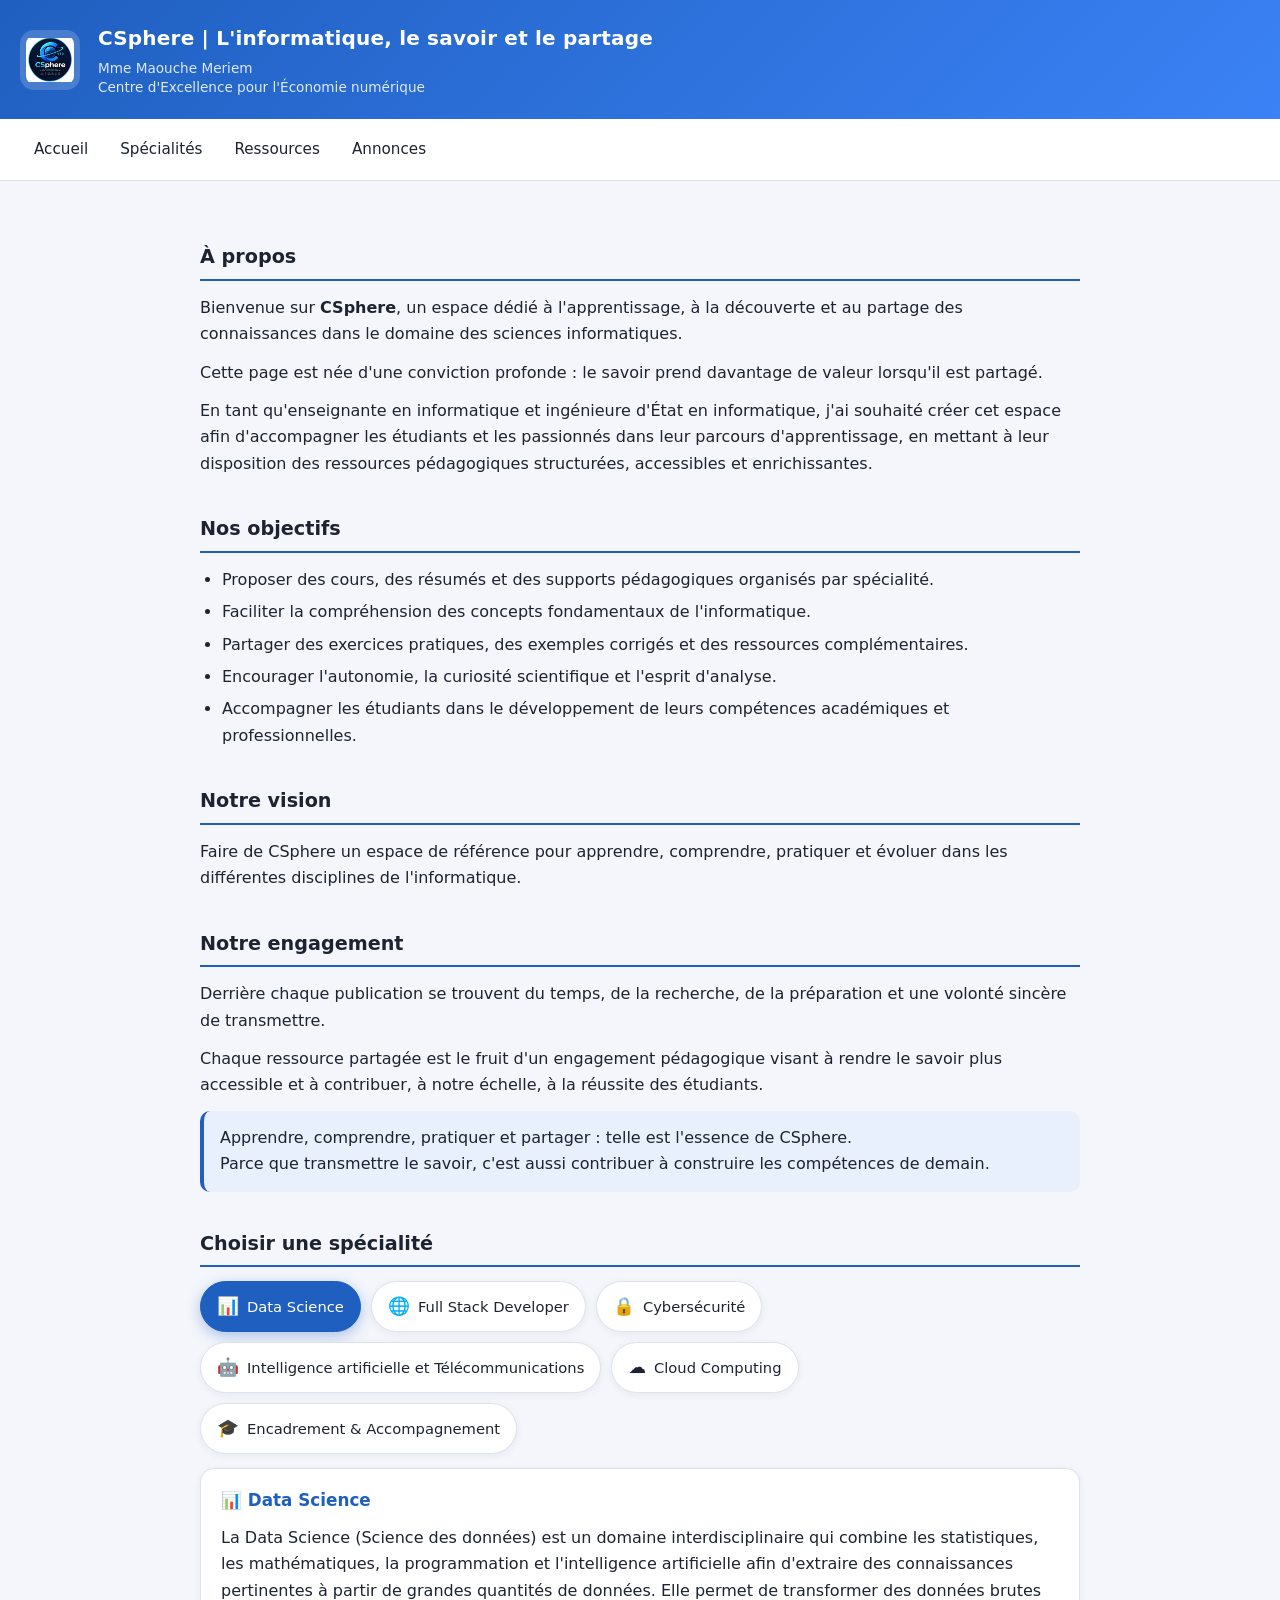
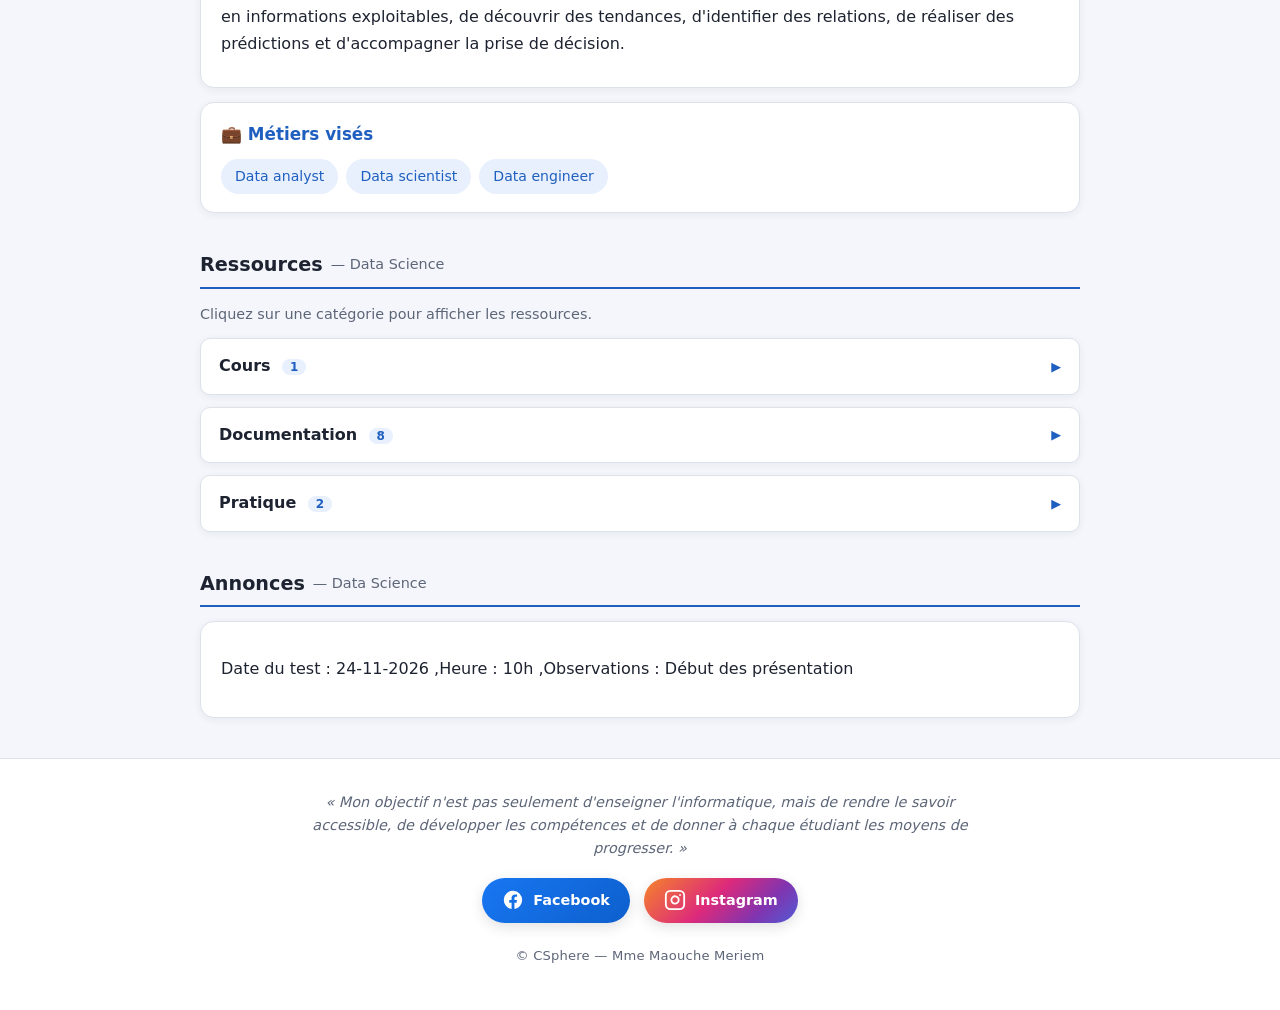
<file: index.html>
<!DOCTYPE html>
<html lang="fr">
<head>
<meta charset="utf-8">
<meta name="viewport" content="width=device-width, initial-scale=1, viewport-fit=cover">
<meta name="theme-color" content="#1f5fbf">
<title>CSphere </title>
<link rel="icon" type="image/png" href="logo.png">
<link rel="stylesheet" href="style.css">
</head>
<body>

<header class="site-header">
  <div class="logo" id="logo">
    <img id="logo-img" src="logo.png" alt="Logo CSphere"
         onerror="this.style.display='none'; this.parentElement.textContent='💻';">
  </div>
  <div class="header-text">
    <h1>CSphere | L'informatique, le savoir et le partage</h1>
    <small>Mme Maouche Meriem</small>
    <small>Centre d'Excellence pour l'Économie numérique</small>
  </div>
</header>

<nav class="site-nav">
  <a href="#accueil">Accueil</a>
  <a href="#specialites">Spécialités</a>
  <a href="#ressources">Ressources</a>
  <a href="#annonces">Annonces</a>
</nav>

<main>

  <section id="accueil" class="section">
    <h2>À propos</h2>
    <p>
      Bienvenue sur <strong>CSphere</strong>, un espace dédié à l'apprentissage, à la découverte et au partage
      des connaissances dans le domaine des sciences informatiques.
    </p>
    <p>
      Cette page est née d'une conviction profonde : le savoir prend davantage de valeur lorsqu'il est partagé.
    </p>
    <p>
      En tant qu'enseignante en informatique et ingénieure d'État en informatique, j'ai souhaité créer cet
      espace afin d'accompagner les étudiants et les passionnés dans leur parcours d'apprentissage, en mettant
      à leur disposition des ressources pédagogiques structurées, accessibles et enrichissantes.
    </p>

    <h2>Nos objectifs</h2>
    <ul>
      <li>Proposer des cours, des résumés et des supports pédagogiques organisés par spécialité.</li>
      <li>Faciliter la compréhension des concepts fondamentaux de l'informatique.</li>
      <li>Partager des exercices pratiques, des exemples corrigés et des ressources complémentaires.</li>
      <li>Encourager l'autonomie, la curiosité scientifique et l'esprit d'analyse.</li>
      <li>Accompagner les étudiants dans le développement de leurs compétences académiques et professionnelles.</li>
    </ul>

    <h2>Notre vision</h2>
    <p>Faire de CSphere un espace de référence pour apprendre, comprendre, pratiquer et évoluer dans les différentes disciplines de l'informatique.</p>

    <h2>Notre engagement</h2>
    <p>Derrière chaque publication se trouvent du temps, de la recherche, de la préparation et une volonté sincère de transmettre.</p>
    <p>Chaque ressource partagée est le fruit d'un engagement pédagogique visant à rendre le savoir plus accessible et à contribuer, à notre échelle, à la réussite des étudiants.</p>
    <p class="highlight">
      Apprendre, comprendre, pratiquer et partager : telle est l'essence de CSphere.<br>
      Parce que transmettre le savoir, c'est aussi contribuer à construire les compétences de demain.
    </p>
  </section>

  <section id="specialites" class="section">
    <h2>Choisir une spécialité</h2>
    <div class="tabs" id="tabs" role="tablist"></div>

    <div class="card" id="desc"></div>

    <div class="card">
      <h3 class="card-title">💼 Métiers visés</h3>
      <ul id="jobs" class="jobs-list"></ul>
    </div>
  </section>

  <section id="ressources" class="section">
    <h2>Ressources <small id="res-title" class="muted"></small></h2>
    <p class="muted">Cliquez sur une catégorie pour afficher les ressources.</p>
    <div id="res"></div>
  </section>

  <section id="annonces" class="section">
    <h2>Annonces <small id="news-title" class="muted"></small></h2>
    <div class="card">
      <ul id="news" class="news-list"></ul>
    </div>
  </section>

</main>

<footer class="site-footer">
  <p class="footer-quote">
    « Mon objectif n'est pas seulement d'enseigner l'informatique, mais de rendre le savoir accessible,
    de développer les compétences et de donner à chaque étudiant les moyens de progresser. »
  </p>

  <div class="social-links">
    <a href="https://www.facebook.com/profile.php?id=61590447193237&locale=fr_FR"
       target="_blank" rel="noopener noreferrer" aria-label="Facebook CSphere" title="Facebook">
      <svg viewBox="0 0 24 24" width="22" height="22" fill="currentColor" aria-hidden="true">
        <path d="M22 12a10 10 0 1 0-11.56 9.88v-6.99H7.9V12h2.54V9.8c0-2.5 1.49-3.89 3.77-3.89 1.09 0 2.24.2 2.24.2v2.46h-1.26c-1.24 0-1.63.77-1.63 1.56V12h2.78l-.44 2.89h-2.34v6.99A10 10 0 0 0 22 12z"/>
      </svg>
      <span>Facebook</span>
    </a>

    <a href="https://www.instagram.com/csphere_maouche/?hl=fr"
       target="_blank" rel="noopener noreferrer" aria-label="Instagram CSphere" title="Instagram">
      <svg viewBox="0 0 24 24" width="22" height="22" fill="none" stroke="currentColor" stroke-width="2" stroke-linecap="round" stroke-linejoin="round" aria-hidden="true">
        <rect x="2" y="2" width="20" height="20" rx="5" ry="5"/>
        <path d="M16 11.37A4 4 0 1 1 12.63 8 4 4 0 0 1 16 11.37z"/>
        <line x1="17.5" y1="6.5" x2="17.51" y2="6.5"/>
      </svg>
      <span>Instagram</span>
    </a>
  </div>

  <p class="footer-copy">©  CSphere — Mme Maouche Meriem</p>
</footer> 
<script src="script.js"></script>
</body>
</html>
</file>
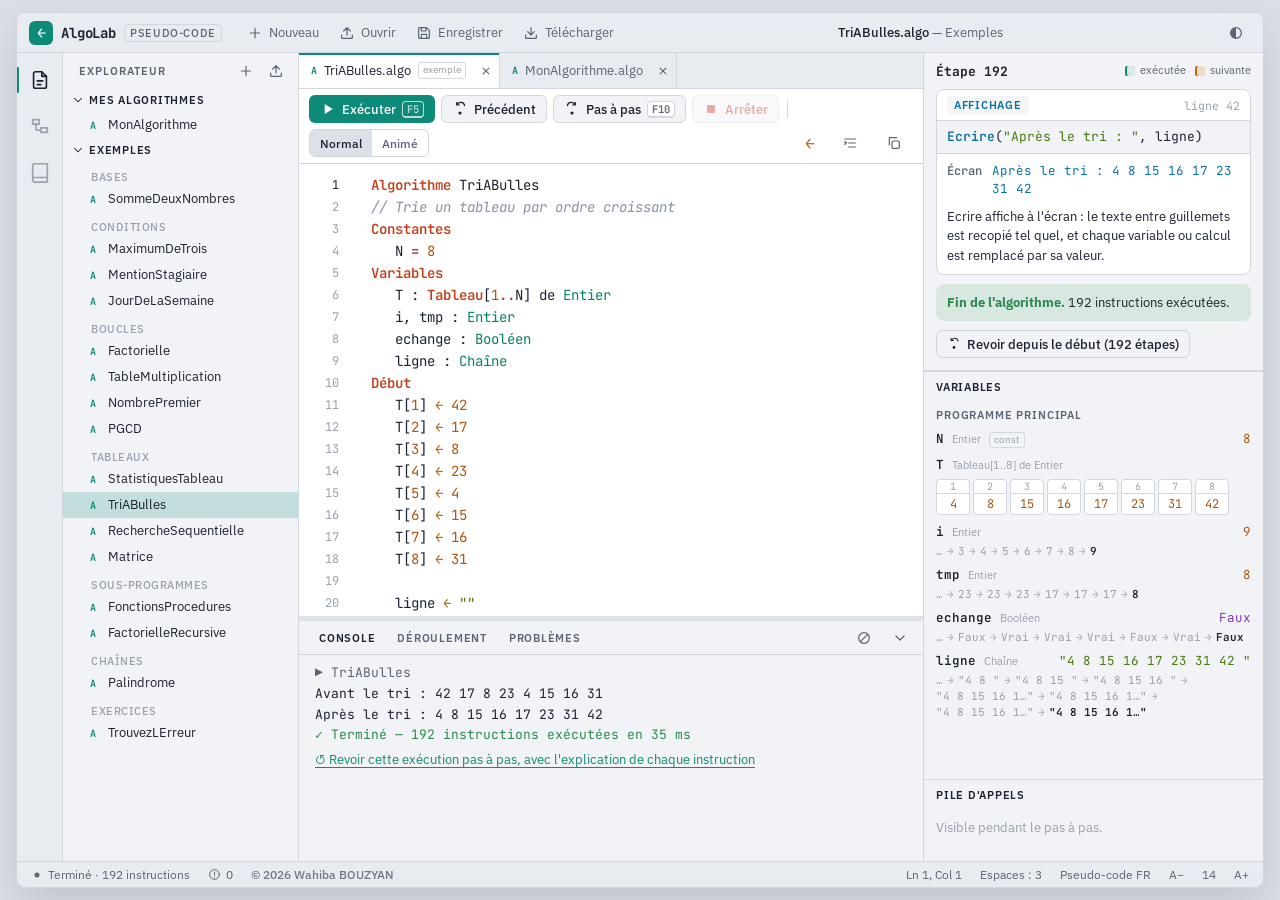
<file: ressources/ia/index.html>
<!doctype html>
<html lang="fr">
<head>
<meta charset="utf-8">
<meta name="viewport" content="width=device-width, initial-scale=1, viewport-fit=cover">
<title>AlgoLab</title>
<meta name="claude:viewport-fit-sides" content="cover">
<meta name="author" content="Wahiba BOUZYAN">
<meta name="copyright" content="© 2026 Wahiba BOUZYAN">
<link rel="preconnect" href="https://fonts.googleapis.com">
<link rel="preconnect" href="https://fonts.gstatic.com" crossorigin>
<link rel="stylesheet" href="https://fonts.googleapis.com/css2?family=IBM+Plex+Sans:wght@400;500;600&family=JetBrains+Mono:wght@400;600;700&display=swap">
<style>
:root{
  /* Layout : coque d'IDE — barre d'activité · explorateur · éditeur + panneau bas · panneau d'exécution à droite */
  color-scheme: dark;
  --bg:#0e1116; --win:#13171e; --ed:#161b22; --pane:#1a1f28; --bar:#1d232d; --hover:#262d39; --line:#29303c;
  --fg:#d7dce5; --muted:#8a93a4; --faint:#5c6577;
  --accent:#3dbba8; --on-accent:#04211c; --amber:#e9a84e; --on-amber:#2b1a02; --err:#f07067; --on-err:#2c0806; --ok:#72c78e;
  --sel:rgba(61,187,168,.26); --cur:rgba(255,255,255,.04); --exec:rgba(233,168,78,.18); --errbg:rgba(240,112,103,.14); --done:rgba(61,187,168,.12); --okbg:rgba(114,199,142,.16);
  --shadow:0 18px 50px rgba(0,0,0,.35);
  --k:#cf9cf2; --kd:#f2907a; --io:#5cc3ea; --t:#6fd3bd; --s:#b9d880; --n:#f2b56c; --c:#6a7389; --o:#ec8aa3; --as:#e9a84e; --f:#8eb5ff;
  --ui:"IBM Plex Sans", system-ui, -apple-system, "Segoe UI", Roboto, sans-serif;
  --mono:"JetBrains Mono", ui-monospace, "Cascadia Code", Consolas, "Liberation Mono", monospace;
  --fs:14px; --lh:22px; --panel-h:240px; --sb-w:236px; --padl:18px; --rp-w:340px;
}
@media (prefers-color-scheme: light){
  :root:not([data-theme="dark"]){
    color-scheme: light;
    --bg:#dde1e7; --win:#f3f4f6; --ed:#ffffff; --pane:#f1f3f6; --bar:#e8ebf0; --hover:#dce1e9; --line:#d2d7df;
    --fg:#1c2230; --muted:#5b6474; --faint:#99a1ae;
    --accent:#0e8a79; --on-accent:#ffffff; --amber:#b06c16; --on-amber:#ffffff; --err:#c9362e; --on-err:#ffffff; --ok:#2b8a4f;
    --sel:rgba(14,138,121,.2); --cur:rgba(20,40,70,.045); --exec:rgba(214,146,40,.22); --errbg:rgba(201,54,46,.1); --done:rgba(14,138,121,.1); --okbg:rgba(43,138,79,.12);
    --shadow:0 18px 50px rgba(30,40,60,.16);
    --k:#8434bf; --kd:#c0401d; --io:#0a72a1; --t:#0b7f68; --s:#4a7810; --n:#ad540e; --c:#8a92a1; --o:#b03360; --as:#b06c16; --f:#2b5dc3;
  }
}
:root[data-theme="light"]{
  color-scheme: light;
  --bg:#dde1e7; --win:#f3f4f6; --ed:#ffffff; --pane:#f1f3f6; --bar:#e8ebf0; --hover:#dce1e9; --line:#d2d7df;
  --fg:#1c2230; --muted:#5b6474; --faint:#99a1ae;
  --accent:#0e8a79; --on-accent:#ffffff; --amber:#b06c16; --on-amber:#ffffff; --err:#c9362e; --on-err:#ffffff; --ok:#2b8a4f;
  --sel:rgba(14,138,121,.2); --cur:rgba(20,40,70,.045); --exec:rgba(214,146,40,.22); --errbg:rgba(201,54,46,.1); --done:rgba(14,138,121,.1); --okbg:rgba(43,138,79,.12);
  --shadow:0 18px 50px rgba(30,40,60,.16);
  --k:#8434bf; --kd:#c0401d; --io:#0a72a1; --t:#0b7f68; --s:#4a7810; --n:#ad540e; --c:#8a92a1; --o:#b03360; --as:#b06c16; --f:#2b5dc3;
}
:root[data-theme="dark"]{ color-scheme: dark; }

*,*::before,*::after{box-sizing:border-box}
[hidden]{display:none!important}
html{height:100%;box-sizing:border-box}
body{height:100%;margin:0;overflow:hidden;background:var(--bg);color:var(--fg);font:14px/1.45 var(--ui);
  padding-block:12px;padding-left:max(16px, env(safe-area-inset-left, 0px));padding-right:max(16px, env(safe-area-inset-right, 0px))}
button{font:inherit;color:inherit}
:focus-visible{outline:2px solid var(--accent);outline-offset:1px}
svg{display:block;flex:none}

.app{height:100%;display:grid;grid-template-rows:40px minmax(0,1fr) 26px;background:var(--win);border:1px solid var(--line);
  border-radius:10px;overflow:hidden;box-shadow:var(--shadow);position:relative}

/* ---------- barre de titre ---------- */
.titlebar{display:flex;align-items:center;gap:10px;padding:0 10px 0 12px;background:var(--bar);border-bottom:1px solid var(--line);min-width:0}
.logo{display:flex;align-items:center;gap:8px;font:700 14px var(--mono);letter-spacing:-.01em;white-space:nowrap}
.logo .mark{width:24px;height:24px;border-radius:6px;background:var(--accent);color:var(--on-accent);display:grid;place-items:center;font:700 15px var(--mono)}
.logo small{font:500 10.5px var(--ui);color:var(--muted);letter-spacing:.06em;text-transform:uppercase;border:1px solid var(--line);border-radius:4px;padding:1px 5px}
.menu{display:flex;gap:2px;margin-left:6px}
.menu button,.icon-btn{display:inline-flex;align-items:center;gap:6px;height:28px;padding:0 9px;border:0;border-radius:6px;background:transparent;color:var(--muted);font-size:12.5px;cursor:pointer;white-space:nowrap}
.menu button:hover,.icon-btn:hover{background:var(--hover);color:var(--fg)}
.tb-title{flex:1;min-width:0;text-align:center;color:var(--muted);font-size:12.5px;white-space:nowrap;overflow:hidden;text-overflow:ellipsis}
.tb-title b{color:var(--fg);font-weight:500}

/* ---------- espace de travail ---------- */
.workspace{display:grid;grid-template-columns:46px var(--sb-w) minmax(0,1fr) var(--rp-w);min-height:0;position:relative}
.workspace.sb-closed{grid-template-columns:46px 0 minmax(0,1fr) var(--rp-w)}
.activity{grid-column:1;display:flex;flex-direction:column;align-items:center;background:var(--bar);border-right:1px solid var(--line);padding-top:4px}
.activity button{width:46px;height:46px;display:grid;place-items:center;border:0;background:transparent;color:var(--faint);cursor:pointer;position:relative}
.activity button:hover{color:var(--fg)}
.activity button.on{color:var(--fg)}
.activity button.on::before{content:"";position:absolute;left:0;top:10px;bottom:10px;width:2px;border-radius:2px;background:var(--accent)}
.sidebar{grid-column:2;background:var(--pane);border-right:1px solid var(--line);display:flex;flex-direction:column;min-width:0;min-height:0;overflow:hidden}
.workspace.sb-closed .sidebar{visibility:hidden;border:0}
.main{grid-column:3;display:grid;grid-template-rows:36px auto minmax(0,1fr) 5px var(--panel-h);min-width:0;min-height:0}
.main.panel-min{grid-template-rows:36px auto minmax(0,1fr) 5px 34px}
.runpanel{grid-column:4;background:var(--pane);border-left:1px solid var(--line);display:flex;flex-direction:column;min-height:0;min-width:0}

/* ---------- barre latérale ---------- */
.sb-head{height:35px;flex:none;display:flex;align-items:center;justify-content:space-between;padding:0 8px 0 16px;font:600 11px var(--ui);letter-spacing:.09em;text-transform:uppercase;color:var(--muted)}
.sb-actions{display:flex;gap:2px}
.sb-actions .icon-btn{padding:0 6px;height:24px}
.sb-view{flex:1;min-height:0;overflow:auto}
.sb-view[hidden]{display:none}
.tg-head{display:flex;align-items:center;gap:4px;width:100%;height:24px;border:0;background:transparent;padding:0 8px;font:600 11px var(--ui);letter-spacing:.07em;text-transform:uppercase;color:var(--fg);cursor:pointer;text-align:left}
.tg-head svg{transition:transform .15s}
.tg.closed .tg-head svg{transform:rotate(-90deg)}
.tg.closed .tg-body{display:none}
.tg-sub{padding:8px 0 2px 28px;font:500 10.5px var(--ui);color:var(--faint);letter-spacing:.05em;text-transform:uppercase}
.row{display:flex;align-items:center;gap:7px;height:26px;padding:0 6px 0 22px;font-size:13px;cursor:pointer;color:var(--fg);position:relative;user-select:none}
.row:hover{background:var(--hover)}
.row.active{background:var(--sel)}
.row .fi{color:var(--accent);font:700 10px var(--mono);width:16px;text-align:center}
.row .rn{flex:1;min-width:0;white-space:nowrap;overflow:hidden;text-overflow:ellipsis}
.row .ra{display:none;gap:2px}
.row:hover .ra,.row.active .ra{display:flex}
@media (hover:none){.row .ra{display:flex}}
.row .ra button{width:22px;height:22px;display:grid;place-items:center;border:0;border-radius:4px;background:transparent;color:var(--muted);cursor:pointer}
.row .ra button:hover{background:var(--line);color:var(--fg)}
.row input{flex:1;min-width:0;height:22px;font:13px var(--ui);background:var(--ed);color:var(--fg);border:1px solid var(--accent);border-radius:3px;padding:0 5px;outline:0}
.row.confirm{background:var(--errbg)}
.row.confirm .q{flex:1;font-size:12.5px}
.row.confirm button{border:0;border-radius:4px;padding:2px 8px;font-size:12px;cursor:pointer;background:var(--line)}
.row.confirm button.yes{background:var(--err);color:var(--on-err)}
.empty-note{padding:6px 22px 10px;color:var(--faint);font-size:12.5px}

.snips{padding:4px 10px 16px;display:flex;flex-direction:column;gap:6px}
.snip{display:block;width:100%;text-align:left;border:1px solid var(--line);background:var(--ed);border-radius:6px;padding:7px 9px;cursor:pointer}
.snip:hover{border-color:var(--accent)}
.snip b{display:block;font:600 12.5px var(--ui);margin-bottom:3px}
.snip pre{margin:0;font:11.5px/1.45 var(--mono);color:var(--muted);white-space:pre;overflow:hidden}
.snip-hint{padding:0 16px 8px;font-size:12px;color:var(--muted)}

.help{padding:2px 16px 24px;font-size:12.5px;line-height:1.55;color:var(--fg)}
.help h4{margin:16px 0 6px;font:600 11px var(--ui);letter-spacing:.08em;text-transform:uppercase;color:var(--muted)}
.help p{margin:0 0 6px;color:var(--muted)}
.help pre{margin:0 0 6px;padding:7px 9px;background:var(--ed);border:1px solid var(--line);border-radius:6px;font:11.5px/1.5 var(--mono);white-space:pre;overflow-x:auto}
.help table{width:100%;border-collapse:collapse;font-size:12px}
.help td{padding:3px 0;vertical-align:top;border-bottom:1px solid var(--line)}
.help td:first-child{font-family:var(--mono);font-size:11.5px;color:var(--f);padding-right:8px;white-space:nowrap}
.help kbd,.btn kbd{font:600 10.5px var(--mono);border:1px solid var(--line);border-bottom-width:2px;border-radius:4px;padding:0 4px;color:var(--muted);background:var(--ed)}

/* ---------- onglets ---------- */
.tabs{display:flex;align-items:stretch;background:var(--bar);border-bottom:1px solid var(--line);overflow-x:auto;overflow-y:hidden;scrollbar-width:none}
.tabs::-webkit-scrollbar{display:none}
.tab{display:flex;align-items:center;gap:7px;padding:0 6px 0 12px;font-size:12.5px;color:var(--muted);border-right:1px solid var(--line);cursor:pointer;white-space:nowrap;position:relative;flex:none}
.tab:hover{color:var(--fg)}
.tab.on{background:var(--ed);color:var(--fg)}
.tab.on::after{content:"";position:absolute;left:0;right:0;top:0;height:2px;background:var(--accent)}
.tab .fi{color:var(--accent);font:700 10px var(--mono)}
.tab .ro{font-size:10px;color:var(--faint);border:1px solid var(--line);border-radius:3px;padding:0 4px}
.tab .tx{width:20px;height:20px;display:grid;place-items:center;border:0;border-radius:4px;background:transparent;color:var(--muted);cursor:pointer}
.tab .tx:hover{background:var(--hover);color:var(--fg)}
.tab .dot{width:8px;height:8px;border-radius:50%;background:var(--fg);margin:0 6px}

/* ---------- barre d'outils ---------- */
.toolbar{display:flex;flex-wrap:wrap;align-items:center;gap:6px;padding:6px 10px;background:var(--ed);border-bottom:1px solid var(--line)}
.btn{display:inline-flex;align-items:center;gap:6px;height:28px;padding:0 10px;border-radius:6px;border:1px solid var(--line);background:var(--pane);color:var(--fg);font:500 12.5px var(--ui);cursor:pointer;white-space:nowrap}
.btn:hover:not(:disabled){background:var(--hover)}
.btn:disabled{opacity:.42;cursor:default}
.btn.primary{background:var(--accent);border-color:transparent;color:var(--on-accent)}
.btn.primary:hover:not(:disabled){background:var(--accent);filter:brightness(1.08)}
.btn.primary kbd{background:transparent;color:inherit;border-color:currentColor;opacity:.7}
.btn.warn{color:var(--err)}
.btn.ghost{background:transparent;border-color:transparent;color:var(--muted)}
.btn.ghost:hover:not(:disabled){color:var(--fg)}
.btn.arrow{font:700 16px var(--mono);color:var(--as);padding:0 9px}
.seg{display:inline-flex;border:1px solid var(--line);border-radius:6px;overflow:hidden;height:28px}
.seg button{border:0;background:transparent;padding:0 10px;font:500 12px var(--ui);color:var(--muted);cursor:pointer}
.seg button.on{background:var(--hover);color:var(--fg)}
.speed{display:inline-flex;align-items:center;gap:6px;font-size:12px;color:var(--muted)}
.speed input{width:96px;accent-color:var(--amber)}
.tb-sep{width:1px;height:18px;background:var(--line);margin:0 2px}
.tb-spacer{flex:1}

/* ---------- éditeur ---------- */
.editor{display:grid;grid-template-columns:54px minmax(0,1fr);background:var(--ed);min-height:0;position:relative}
.gutter{overflow:hidden;position:relative;user-select:none}
.gutter-inner{padding-top:10px;will-change:transform}
.gl{font:calc(var(--fs) - 2px)/var(--lh) var(--mono);height:var(--lh);color:var(--faint);text-align:right;padding-right:14px;cursor:pointer;position:relative;font-variant-numeric:tabular-nums}
.gl:hover{color:var(--muted)}
.gl.cur{color:var(--fg)}
.gl.err{color:var(--err)}
.gl.bp::before{content:"";position:absolute;left:7px;top:50%;width:10px;height:10px;margin-top:-5px;border-radius:50%;background:var(--err)}
.gl:not(.bp):hover::before{content:"";position:absolute;left:7px;top:50%;width:10px;height:10px;margin-top:-5px;border-radius:50%;background:var(--err);opacity:.3}
.gl.done{color:var(--accent);font-weight:700}
.gl.exec{color:var(--amber);font-weight:700}
.gl.exec::after{content:"";position:absolute;right:2px;top:50%;margin-top:-5px;border-left:8px solid var(--amber);border-top:5px solid transparent;border-bottom:5px solid transparent}
.code{position:relative;overflow:hidden;min-width:0}
.bands{position:absolute;top:0;left:0;right:0;pointer-events:none;will-change:transform}
.band{position:absolute;left:0;right:0;height:var(--lh)}
.band.cur{background:var(--cur)}
.band.exec{background:var(--exec);box-shadow:inset 2px 0 0 var(--amber)}
.band.err{background:var(--errbg);border-bottom:2px dotted var(--err)}
.band.done{background:var(--done);box-shadow:inset 3px 0 0 var(--accent)}
.layer{position:absolute;top:0;left:0;pointer-events:none;will-change:transform}
#hl,#ta{font:var(--fs)/var(--lh) var(--mono);font-variant-ligatures:none;font-feature-settings:"liga" 0,"calt" 0;letter-spacing:0;tab-size:3;white-space:pre;padding:10px 18px 60px var(--padl)}
#hl{margin:0;color:var(--fg)}
#ta{position:absolute;inset:0;width:100%;height:100%;margin:0;border:0;outline:0;resize:none;overflow:auto;background:transparent;color:transparent;-webkit-text-fill-color:transparent;caret-color:var(--fg)}
#ta::selection{background:var(--sel);color:transparent}
#ta[readonly]{caret-color:transparent}
/* coloration syntaxique (éditeur, aide, explications) */
.syn .k{color:var(--k);font-weight:600}
.syn .kd{color:var(--kd);font-weight:600}
.syn .io{color:var(--io);font-weight:600}
.syn .t{color:var(--t)}
.syn .s{color:var(--s)}
.syn .n,.syn .b{color:var(--n)}
.syn .c{color:var(--c);font-style:italic}
.syn .o{color:var(--o);font-weight:600}
.syn .as{color:var(--as);font-weight:700}
.syn .f{color:var(--f)}
#inl{position:absolute;top:0;left:0}
.inl{position:absolute;font:var(--fs)/var(--lh) var(--mono);white-space:pre;display:flex;gap:6px;align-items:center;height:var(--lh)}
.inl span{font:600 calc(var(--fs) - 2px)/1.5 var(--ui);padding:0 7px;border-radius:4px;background:var(--done);color:var(--accent);white-space:pre}
.inl span.io{color:var(--io);background:var(--cur);border:1px solid var(--line)}
.inl span.it{color:var(--ok);background:var(--okbg)}
.inl span.if{color:var(--err);background:var(--errbg)}
.inl span.ic{color:var(--f);background:var(--cur);border:1px solid var(--line)}
.ro-badge{position:absolute;right:14px;top:8px;font-size:11px;color:var(--amber);background:var(--pane);border:1px solid var(--line);border-radius:4px;padding:1px 7px;pointer-events:none;z-index:3}
.welcome{position:absolute;inset:0;display:grid;place-items:center;background:var(--ed);z-index:4;padding:20px}
.welcome div{max-width:380px;text-align:center}
.welcome h2{margin:0 0 6px;font:700 22px var(--mono)}
.welcome p{color:var(--muted);margin:0 0 14px}
.welcome .btn{margin:3px}

/* ---------- panneau bas ---------- */
.resizer{cursor:row-resize;background:var(--line);opacity:.6;touch-action:none}
.resizer:hover,.resizer.drag{background:var(--accent);opacity:1}
.panel{display:grid;grid-template-rows:34px minmax(0,1fr);background:var(--pane);min-height:0}
.ptabs{display:flex;align-items:center;gap:2px;padding:0 6px 0 10px;border-bottom:1px solid var(--line);overflow-x:auto;scrollbar-width:none}
.ptabs::-webkit-scrollbar{display:none}
.ptabs>button.pt{height:34px;border:0;background:transparent;padding:0 10px;font:600 11px var(--ui);letter-spacing:.07em;text-transform:uppercase;color:var(--muted);cursor:pointer;position:relative;white-space:nowrap}
.ptabs>button.pt:hover{color:var(--fg)}
.ptabs>button.pt.on{color:var(--fg)}
.ptabs>button.pt.on::after{content:"";position:absolute;left:10px;right:10px;bottom:0;height:1px;background:var(--fg)}
.pt-vars{display:none}
.badge{display:inline-block;min-width:16px;padding:0 5px;margin-left:4px;border-radius:8px;background:var(--err);color:var(--on-err);font:600 10px/16px var(--ui);text-align:center;letter-spacing:0}
.badge:empty{display:none}
.ptabs .grow{flex:1}
.pbody{min-height:0;position:relative}
.pview{position:absolute;inset:0;overflow:auto}
.console{font:13px/1.6 var(--mono);padding:8px 16px 12px}
.cl{white-space:pre-wrap;word-break:break-word;min-height:1.6em}
.cl.info{color:var(--muted)}
.cl.ok{color:var(--ok)}
.cl.warn{color:var(--amber)}
.cl.err{color:var(--err);background:var(--errbg);border-left:2px solid var(--err);padding:3px 8px;margin:4px 0;border-radius:0 4px 4px 0;font-family:var(--ui);font-size:13px;cursor:pointer}
.cl.err b{font-weight:600}
.cl.echo{color:var(--accent)}
.cl.echo .en{color:var(--faint);margin-left:10px}
.in-row{display:flex;align-items:center;gap:8px;margin:2px 0}
.in-row .pr{color:var(--accent);font-weight:700}
.read-in{flex:1;min-width:0;max-width:420px;background:var(--ed);color:var(--fg);border:1px solid var(--accent);border-radius:5px;font:13px var(--mono);padding:4px 8px;outline:0;box-shadow:0 0 0 3px var(--sel)}
.read-in.bad{border-color:var(--err)}
.hint-line{color:var(--faint);font-family:var(--ui)}

.vars{padding:6px 12px 14px;font-size:12.5px}
.vg{margin-bottom:10px}
.vg-title{font:600 10.5px var(--ui);letter-spacing:.08em;text-transform:uppercase;color:var(--muted);padding:6px 0 4px}
.var{padding:4px 6px;border-radius:5px;margin:0 -6px}
.var-h{display:flex;align-items:baseline;gap:8px;min-width:0}
.vn{font:600 12.5px var(--mono);color:var(--fg)}
.vt{font-size:11px;color:var(--faint);white-space:nowrap}
.vv{margin-left:auto;font:12.5px var(--mono);text-align:right;min-width:0;overflow-wrap:anywhere}
.vv.num{color:var(--n)} .vv.str{color:var(--s)} .vv.bool{color:var(--k)}
.undef{color:var(--faint)}
.const-tag{font-size:10px;color:var(--faint);border:1px solid var(--line);border-radius:3px;padding:0 4px}
@keyframes flash{from{background:var(--exec)}to{background:transparent}}
.chg{animation:flash 1.1s ease-out}
.var.chg{background:var(--exec);animation:none}
.var.chg .vv{font-weight:700}
.vvw{margin-left:auto;display:flex;align-items:baseline;gap:5px;min-width:0;justify-content:flex-end;flex-wrap:wrap}
.vvw .vv{margin-left:0}
.vold{font:12px var(--mono);color:var(--muted);text-decoration:line-through;text-decoration-color:var(--faint)}
.varr{color:var(--amber);font-weight:700}
.vhist{display:flex;flex-wrap:wrap;align-items:center;gap:2px 4px;margin-top:3px;font:11px var(--mono);color:var(--faint)}
.vhist i{font-style:normal;color:var(--faint);opacity:.8}
.vhist span.last{color:var(--fg);font-weight:600}
.ac.chg{background:var(--exec)}
.mat td.chg{background:var(--exec)}
.arr{display:flex;flex-wrap:wrap;gap:3px;margin-top:5px}
.ac{min-width:34px;border:1px solid var(--line);border-radius:4px;text-align:center;font:12px var(--mono);overflow:hidden;background:var(--ed)}
.ac .ai{display:block;font-size:10px;color:var(--faint);border-bottom:1px solid var(--line);padding:0 3px}
.ac .av{display:block;padding:2px 5px;color:var(--n)}
.ac.chg{border-color:var(--amber)}
.mat-wrap{overflow-x:auto;margin-top:5px}
.mat{border-collapse:collapse;font:12px var(--mono)}
.mat th{font-weight:400;font-size:10px;color:var(--faint);padding:1px 5px}
.mat td{border:1px solid var(--line);padding:2px 6px;text-align:center;color:var(--n);background:var(--ed);min-width:30px}
.mat td.chg{outline:1px solid var(--amber)}
.vars-empty{color:var(--faint);font-size:12.5px;padding:10px 0;line-height:1.5}
.stack{padding:4px 12px 14px;font-size:12.5px}
.sf{display:flex;justify-content:space-between;gap:8px;padding:4px 6px;margin:0 -6px;border-radius:4px;font-family:var(--mono)}
.sf.top{background:var(--exec)}
.sf span{color:var(--faint);font-family:var(--ui);font-size:11.5px}
.rp-explain{flex:0 1 auto;max-height:62%;overflow:auto;border-bottom:1px solid var(--line)}
.xc{padding:10px 12px 12px;display:flex;flex-direction:column;gap:9px}
.xc-top{display:flex;align-items:baseline;gap:8px;flex-wrap:wrap}
.xc-step{font:700 13px var(--mono);color:var(--fg)}
.xc-sub{font-size:11.5px;color:var(--muted)}
.xc-legend{margin-left:auto;display:flex;align-items:center;gap:5px;font-size:11px;color:var(--muted)}
.xc-legend i{display:inline-block;width:10px;height:10px;border-radius:2px;margin-left:4px}
.lg-done{background:var(--done);box-shadow:inset 2px 0 0 var(--accent)}
.lg-next{background:var(--exec);box-shadow:inset 2px 0 0 var(--amber)}
.xc-intro b{font-size:13px}
.xc-intro p{margin:6px 0 0;color:var(--muted);font-size:12.5px;line-height:1.55}
.xc-review{font-size:12px;line-height:1.5;padding:7px 10px;border-radius:6px;background:var(--exec);color:var(--fg)}
.xe{border:1px solid var(--line);border-radius:8px;background:var(--ed);overflow:hidden}
.xe-h{display:flex;align-items:center;gap:8px;padding:6px 10px}
.xe-kind{font:600 10.5px var(--ui);letter-spacing:.07em;text-transform:uppercase;padding:2px 7px;border-radius:4px;background:var(--done);color:var(--accent)}
.xe-kind.k-io{color:var(--io);background:var(--cur)}
.xe-kind.k-true{color:var(--ok);background:var(--okbg)}
.xe-kind.k-false{color:var(--err);background:var(--errbg)}
.xe-kind.k-loop{color:var(--k);background:var(--cur)}
.xe-kind.k-call{color:var(--f);background:var(--cur)}
.xe-kind.k-start{color:var(--fg);background:var(--cur)}
.xe-ln{margin-left:auto;font:11.5px var(--mono);color:var(--faint)}
.xe-code{margin:0;padding:6px 10px;font:13px/1.5 var(--mono);white-space:pre-wrap;word-break:break-word;background:var(--pane);border-block:1px solid var(--line)}
.xr{display:grid;grid-template-columns:auto minmax(0,1fr);gap:5px 10px;margin:0;padding:8px 10px 2px;align-items:baseline}
.xr dt{font:600 12px var(--mono);color:var(--muted);white-space:nowrap}
.xr dd{margin:0;font:12.5px/1.5 var(--mono);overflow-wrap:anywhere}
.xv{color:var(--fg)}
.xa{font-style:normal;color:var(--amber);font-weight:700}
.xn{font-family:var(--ui);font-size:11.5px;color:var(--muted)}
.xout{color:var(--io)}
.vt-true{color:var(--ok)} .vt-false{color:var(--err)}
.xe-say{margin:0;padding:6px 10px 9px;font-size:12.5px;line-height:1.55;color:var(--fg)}
.xe-tip{margin:0 10px 9px;padding:6px 9px;border-radius:6px;font-size:12px;line-height:1.5;background:var(--exec);color:var(--fg)}
.xe-tip b{font-weight:600;color:var(--amber);margin-right:4px}
.xc-next{display:flex;flex-direction:column;gap:3px;padding:7px 10px;border-radius:8px;border:1px dashed var(--amber)}
.xc-next > span{font:600 10.5px var(--ui);letter-spacing:.07em;text-transform:uppercase;color:var(--amber)}
.xc-next code{font:12.5px/1.5 var(--mono);white-space:pre-wrap;word-break:break-word}
.xc-end{padding:8px 10px;border-radius:8px;font-size:12.5px;line-height:1.5;background:var(--cur);border:1px solid var(--line)}
.xc-end.ok{background:var(--okbg);border-color:transparent} .xc-end.ok b{color:var(--ok)}
.xc-end.err{background:var(--errbg);border-color:transparent} .xc-end.err b{color:var(--err)}
.xc-replay{align-self:flex-start}
.xe-errcode{margin-top:6px;border:1px solid var(--line);border-radius:5px;background:var(--ed)}
#explainB{border-bottom:1px solid var(--line)}
.rp-head{height:35px;flex:none;display:flex;align-items:center;padding:0 16px;font:600 11px var(--ui);letter-spacing:.09em;text-transform:uppercase;color:var(--muted)}
.rp-sec{border-top:1px solid var(--line)}
.rp-sec h3{margin:0;padding:8px 12px 2px;font:600 11px var(--ui);letter-spacing:.07em;text-transform:uppercase;color:var(--fg)}
.rp-vars{flex:1 1 140px;min-height:110px;overflow:auto}
.rp-stack{flex:none;max-height:35%;overflow:auto}

.trace-wrap{min-width:0}
.trace{border-collapse:collapse;font:12.5px var(--mono);font-variant-numeric:tabular-nums;min-width:100%}
.trace th{position:sticky;top:0;background:var(--bar);font:600 11px var(--ui);text-align:left;padding:6px 12px;color:var(--muted);border-bottom:1px solid var(--line);white-space:nowrap;z-index:1}
.trace th.var-col{font-family:var(--mono);font-size:12px;color:var(--fg);text-align:center}
.trace td{padding:3px 12px;border-bottom:1px solid var(--line);white-space:nowrap}
.trace td.vc{text-align:center;color:var(--muted)}
.trace td.vc.hit{color:var(--fg);font-weight:700;background:var(--done);box-shadow:inset 0 -2px 0 var(--accent)}
.trace td.ln{color:var(--faint)}
.trace td.ins{color:var(--fg)}
.trace td.res{color:var(--muted);font-family:var(--ui);font-size:12px}
.trace td.ins,.trace td.res{max-width:300px;overflow:hidden;text-overflow:ellipsis}
.trace tr.ct td.res{color:var(--ok)} .trace tr.cf td.res{color:var(--err)}
.trace tr.call td.res{color:var(--f)}
.trace tbody tr{cursor:pointer}
.trace tbody tr:hover td{background:var(--hover)}
.trace tr.now td{background:var(--exec)}
.trace tr.now td.ln:first-child{box-shadow:inset 3px 0 0 var(--amber);color:var(--fg);font-weight:700}
.trace tr.fut,.cl.fut{display:none}
.cl.link{color:var(--accent);font-family:var(--ui);cursor:pointer;text-decoration:underline;text-underline-offset:3px;margin-top:4px}
.trace-note{padding:10px 16px;color:var(--faint);font-size:12.5px}
.prob{display:flex;gap:10px;padding:6px 16px;font-size:13px;cursor:pointer;border-bottom:1px solid var(--line)}
.prob:hover{background:var(--hover)}
.prob .pi{color:var(--err);font-weight:700}
.prob .pl{margin-left:auto;color:var(--faint);white-space:nowrap;font-size:12px}
.no-prob{padding:12px 16px;color:var(--faint);font-size:12.5px}

/* ---------- barre d'état ---------- */
.statusbar{display:flex;align-items:center;gap:2px;padding:0 6px;font-size:12px;background:var(--bar);color:var(--muted);border-top:1px solid var(--line);white-space:nowrap;overflow:hidden}
.statusbar .si{display:inline-flex;align-items:center;gap:5px;height:100%;padding:0 8px}
.statusbar button.si{border:0;background:transparent;color:inherit;cursor:pointer;font-size:12px}
.statusbar button.si:hover{background:var(--hover)}
.statusbar .grow{flex:1}
.statusbar .copy{font-weight:500;color:inherit;opacity:.85}
.help .credit{margin-top:18px;padding-top:10px;border-top:1px solid var(--line);color:var(--muted);font-size:12px}
.welcome .credit{margin-top:16px;font-size:12px;color:var(--faint)}
.app[data-state="running"] .statusbar,.app[data-state="reading"] .statusbar{background:var(--accent);color:var(--on-accent);border-color:transparent}
.app[data-state="paused"] .statusbar{background:var(--amber);color:var(--on-amber);border-color:transparent}
.app[data-state="error"] .statusbar{background:var(--err);color:var(--on-err);border-color:transparent}
.app[data-state="running"] .statusbar button.si:hover,.app[data-state="paused"] .statusbar button.si:hover,.app[data-state="error"] .statusbar button.si:hover{background:rgba(127,127,127,.2)}

.toast{position:absolute;right:16px;bottom:38px;z-index:50;background:var(--fg);color:var(--win);font-size:13px;padding:8px 14px;border-radius:6px;box-shadow:var(--shadow);opacity:0;transform:translateY(6px);transition:opacity .2s,transform .2s;pointer-events:none;max-width:calc(100% - 32px)}
.toast.show{opacity:1;transform:none}

::-webkit-scrollbar{width:10px;height:10px}
::-webkit-scrollbar-thumb{background:var(--line);border-radius:5px;border:2px solid transparent;background-clip:padding-box}
::-webkit-scrollbar-thumb:hover{background:var(--faint);background-clip:padding-box;border:2px solid transparent}
::-webkit-scrollbar-corner{background:transparent}

/* ---------- responsive ---------- */
@media (max-width:1599px){ .btn.ghost .lbl{display:none} }
@media (max-width:1100px){
  .workspace{grid-template-columns:46px var(--sb-w) minmax(0,1fr)}
  .workspace.sb-closed{grid-template-columns:46px 0 minmax(0,1fr)}
  .runpanel{display:none}
  .pt-vars{display:inline-block}
}
@media (max-width:880px){
  .menu .lbl,.btn .lbl,.btn kbd{display:none}
  .tb-title{display:none}
  .logo small{display:none}
  .menu{margin-left:auto}
}
@media (max-width:760px){
  body{padding-block:8px}
  .workspace,.workspace.sb-closed{grid-template-columns:44px minmax(0,1fr)}
  .activity button{width:44px}
  .main{grid-column:2}
  .sidebar{position:absolute;left:44px;top:0;bottom:0;width:min(290px, calc(100% - 64px));z-index:20;box-shadow:var(--shadow)}
  .workspace.sb-closed .sidebar{display:none}
  .editor{grid-template-columns:42px minmax(0,1fr)}
  .gl{padding-right:8px}
  .gl.bp::before,.gl:not(.bp):hover::before{left:3px;width:8px;height:8px;margin-top:-4px}
  .editor{--padl:12px}
  #hl,#ta{padding-right:12px}
  .statusbar .hide-sm{display:none}
  .speed input{width:70px}
}
@media (prefers-reduced-motion:reduce){.chg{animation:none}.toast{transition:none}}
</style>
</head>
<body>


<div class="app" id="app" data-state="idle">
  <header class="titlebar">
    <div class="logo" title="AlgoLab © 2026 Wahiba BOUZYAN"><span class="mark" aria-hidden="true">←</span>AlgoLab<small>pseudo-code</small></div>
    <nav class="menu" aria-label="Fichier">
      <button id="mNew" title="Nouvel algorithme"><span data-ic="plus"></span><span class="lbl">Nouveau</span></button>
      <button id="mOpen" title="Ouvrir un fichier .algo ou .txt"><span data-ic="upload"></span><span class="lbl">Ouvrir</span></button>
      <button id="mSave" title="Enregistrer (Ctrl+S)"><span data-ic="save"></span><span class="lbl">Enregistrer</span></button>
      <button id="mDownload" title="Télécharger le fichier" hidden><span data-ic="download"></span><span class="lbl">Télécharger</span></button>
    </nav>
    <div class="tb-title" id="tbTitle"></div>
    <button class="icon-btn" id="themeBtn" title="Thème"><span data-ic="theme"></span></button>
    <input type="file" id="fileInput" accept=".algo,.alg,.txt,.pseudo,text/plain" hidden>
  </header>

  <div class="workspace" id="workspace">
    <nav class="activity" aria-label="Vues">
      <button data-view="explorer" class="on" title="Explorateur"><span data-ic="files" data-sz="22"></span></button>
      <button data-view="snippets" title="Modèles d'instructions"><span data-ic="blocks" data-sz="22"></span></button>
      <button data-view="help" title="Aide-mémoire du pseudo-code"><span data-ic="book" data-sz="22"></span></button>
    </nav>

    <aside class="sidebar" id="sidebar">
      <div class="sb-head"><span id="sbTitle">Explorateur</span>
        <div class="sb-actions" id="sbActions">
          <button class="icon-btn" id="sbNew" title="Nouvel algorithme"><span data-ic="plus"></span></button>
          <button class="icon-btn" id="sbOpen" title="Ouvrir un fichier"><span data-ic="upload"></span></button>
        </div>
      </div>
      <div class="sb-view" id="view-explorer">
        <div class="tg" id="tgUser">
          <button class="tg-head"><span data-ic="chev" data-sz="14"></span>Mes algorithmes</button>
          <div class="tg-body" id="userFiles"></div>
        </div>
        <div class="tg" id="tgEx">
          <button class="tg-head"><span data-ic="chev" data-sz="14"></span>Exemples</button>
          <div class="tg-body" id="exFiles"></div>
        </div>
      </div>
      <div class="sb-view" id="view-snippets" hidden>
        <p class="snip-hint">Cliquez pour insérer à la position du curseur.</p>
        <div class="snips" id="snips"></div>
      </div>
      <div class="sb-view" id="view-help" hidden><div class="help" id="help"></div></div>
    </aside>

    <section class="main" id="main">
      <div class="tabs" id="tabs" role="tablist"></div>
      <div class="toolbar">
        <button class="btn primary" id="btnRun"><span data-ic="play"></span><span class="lbl" id="runLbl">Exécuter</span><kbd>F5</kbd></button>
        <button class="btn" id="btnBack" title="Revenir à l'étape précédente (Maj+F10)" disabled><span data-ic="back"></span><span class="lbl">Précédent</span></button>
        <button class="btn" id="btnStep" title="Exécuter une instruction et l'expliquer (F10)"><span data-ic="step"></span><span class="lbl" id="stepLbl">Pas à pas</span><kbd>F10</kbd></button>
        <button class="btn" id="btnPause" title="Mettre en pause" hidden><span data-ic="pause"></span><span class="lbl">Pause</span></button>
        <button class="btn warn" id="btnStop" title="Arrêter (Maj+F5)" disabled><span data-ic="stop"></span><span class="lbl">Arrêter</span></button>
        <span class="tb-sep"></span>
        <div class="seg" role="group" aria-label="Mode d'exécution">
          <button data-mode="normal" title="Exécution instantanée">Normal</button>
          <button data-mode="anim" title="Exécution ralentie : la ligne courante et les variables s'affichent">Animé</button>
        </div>
        <label class="speed" id="speedWrap"><span class="lbl">Vitesse</span><input type="range" id="speed" min="0" max="100" aria-label="Vitesse d'animation"></label>
        <span class="tb-spacer"></span>
        <button class="btn ghost arrow" id="btnArrow" title="Insérer « ← » (ou tapez <-)">←</button>
        <button class="btn ghost" id="btnFormat" title="Réindenter le code (Ctrl+Maj+F)"><span data-ic="indent"></span><span class="lbl">Indenter</span></button>
        <button class="btn ghost" id="btnCopy" title="Copier tout le code"><span data-ic="copy"></span><span class="lbl">Copier</span></button>
      </div>
      <div class="editor" id="editor">
        <div class="gutter" id="gutter"><div class="gutter-inner" id="gutterInner"></div></div>
        <div class="code" id="code">
          <div class="bands" id="bands"></div>
          <div class="layer" id="layer"><pre id="hl" class="syn"></pre><div id="inl"></div></div>
          <textarea id="ta" spellcheck="false" wrap="off" autocapitalize="off" autocomplete="off" autocorrect="off" aria-label="Éditeur de pseudo-code"></textarea>
          <div class="ro-badge" id="roBadge" hidden>Lecture seule pendant l'exécution</div>
        </div>
        <div class="welcome" id="welcome" hidden>
          <div>
            <h2>AlgoLab</h2>
            <p>Aucun fichier ouvert. Créez un algorithme ou ouvrez un exemple dans l'explorateur.</p>
            <button class="btn primary" id="wNew"><span data-ic="plus"></span>Nouvel algorithme</button>
            <button class="btn" id="wEx">Ouvrir un exemple</button>
            <p class="credit">© 2026 Wahiba BOUZYAN</p>
          </div>
        </div>
      </div>
      <div class="resizer" id="resizer" role="separator" aria-orientation="horizontal" title="Glisser pour redimensionner"></div>
      <div class="panel" id="panel">
        <div class="ptabs">
          <button class="pt on" data-tab="console">Console</button>
          <button class="pt pt-vars" data-tab="vars">Explication</button>
          <button class="pt" data-tab="trace" title="Tableau de déroulement : une ligne par instruction exécutée">Déroulement</button>
          <button class="pt" data-tab="problems">Problèmes<span class="badge" id="probCount"></span></button>
          <span class="grow"></span>
          <button class="icon-btn" id="clearBtn" title="Effacer la console"><span data-ic="clear"></span></button>
          <button class="icon-btn" id="panelBtn" title="Réduire le panneau"><span data-ic="chev" data-sz="16"></span></button>
        </div>
        <div class="pbody">
          <div class="pview" id="pv-console"><div class="console" id="console" aria-live="polite"></div></div>
          <div class="pview" id="pv-vars" hidden><div id="explainB"></div><div class="vars" id="varsB"></div></div>
          <div class="pview" id="pv-trace" hidden><div class="trace-wrap" id="traceWrap"></div></div>
          <div class="pview" id="pv-problems" hidden><div id="problems"></div></div>
        </div>
      </div>
    </section>

    <aside class="runpanel" id="runpanel">
      <div class="rp-explain" id="explainR"></div>
      <div class="rp-sec rp-vars"><h3>Variables</h3><div class="vars" id="varsR"></div></div>
      <div class="rp-sec rp-stack"><h3>Pile d'appels</h3><div class="stack" id="stack"></div></div>
    </aside>
  </div>

  <footer class="statusbar" id="statusbar">
    <span class="si" id="stState"><span data-ic="dot" data-sz="12"></span><span id="stText">Prêt</span></span>
    <button class="si" id="stProb" title="Problèmes"><span data-ic="alert" data-sz="13"></span><span id="stProbN">0</span></button>
    <span class="si copy hide-sm" title="AlgoLab — conçu par Wahiba BOUZYAN">© 2026 Wahiba BOUZYAN</span>
    <span class="grow"></span>
    <span class="si" id="stPos">Ln 1, Col 1</span>
    <span class="si hide-sm">Espaces : 3</span>
    <span class="si hide-sm">Pseudo-code FR</span>
    <button class="si" id="fsDown" title="Réduire la taille du texte">A−</button>
    <span class="si hide-sm" id="fsVal">14</span>
    <button class="si" id="fsUp" title="Agrandir la taille du texte (utile au vidéoprojecteur)">A+</button>
  </footer>
  <div class="toast" id="toast" role="status"></div>
</div>

<script>
/* ============================================================
   AlgoLab — interpréteur de pseudo-code français
   ============================================================ */
const AlgoCore = (() => {
'use strict';

const strip = s => s.normalize('NFD').replace(/[̀-ͯ]/g, '').toLowerCase();
const kwOf = s => strip(s).replace(/[_'’]/g, '');

class AlgoError extends Error {
  constructor(msg, line, col, kind) { super(msg); this.line = line || 0; this.col = col || 0; this.kind = kind || 'runtime'; }
}
class StopSignal extends Error { constructor() { super('stop'); } }
class ReturnSig { constructor(v, line) { this.v = v; this.line = line; } }

const ALIAS = {
  jusque: 'jusqua', fsi: 'finsi', fpour: 'finpour', ftq: 'fintantque', fintq: 'fintantque',
  fselon: 'finselon', retourne: 'retourner', renvoyer: 'retourner', renvoie: 'retourner',
  saisir: 'lire', afficher: 'ecrire', variable: 'variables', constante: 'constantes',
  finalgo: 'finalgorithme', procedur: 'procedure'
};
const RESERVED = new Set(['algorithme', 'variables', 'constantes', 'debut', 'fin', 'si', 'alors', 'sinon', 'sinonsi',
  'finsi', 'pour', 'faire', 'finpour', 'tantque', 'fintantque', 'repeter', 'jusqua', 'selon', 'finselon', 'lire',
  'ecrire', 'et', 'ou', 'non', 'xor', 'div', 'mod', 'vrai', 'faux', 'fonction', 'procedure', 'finfonction',
  'finprocedure', 'finalgorithme', 'retourner', 'appeler', 'tableau']);
const ALL_TERMS = new Set(['fin', 'finsi', 'finpour', 'fintantque', 'finselon', 'sinon', 'sinonsi', 'jusqua',
  'finfonction', 'finprocedure', 'finalgorithme']);
const DISP = {
  finsi: 'FinSi', finpour: 'FinPour', fintantque: 'FinTantQue', finselon: 'FinSelon', fin: 'Fin',
  jusqua: "Jusqu'à", sinon: 'Sinon', sinonsi: 'SinonSi', finfonction: 'FinFonction', finprocedure: 'FinProcédure',
  finalgorithme: 'Fin'
};
const disp = k => DISP[k] || k;
const TYPE_LABEL = { entier: 'Entier', reel: 'Réel', chaine: 'Chaîne', caractere: 'Caractère', booleen: 'Booléen' };
const SCALAR_TYPES = {
  entier: 'entier', entiers: 'entier', integer: 'entier', int: 'entier',
  reel: 'reel', reels: 'reel', numerique: 'reel', decimal: 'reel', real: 'reel',
  chaine: 'chaine', chaines: 'chaine', texte: 'chaine', string: 'chaine',
  caractere: 'caractere', caracteres: 'caractere', car: 'caractere', char: 'caractere',
  booleen: 'booleen', booleens: 'booleen', logique: 'booleen', boolean: 'booleen'
};

/* ---------------- Tokenizer ---------------- */
const LETTER = /[A-Za-zÀ-ɏ_]/;
const WORDCH = /[A-Za-z0-9À-ɏ_]/;
const QUOTES = { '"': '"', "'": "'", '“': '”', '”': '”', '«': '»', '‘': '’' };
const OPS2 = { '<-': '←', ':=': '←', '<=': '<=', '>=': '>=', '<>': '<>', '!=': '<>', '==': '=', '..': '..' };
const OPS1 = { '←': '←', '≤': '<=', '≥': '>=', '≠': '<>', '×': '*', '÷': '/', '+': '+', '-': '-', '−': '-', '–': '-',
  '*': '*', '/': '/', '^': '^', '%': 'mod', '=': '=', '<': '<', '>': '>', '(': '(', ')': ')', '[': '[', ']': ']',
  ',': ',', ':': ':', ';': ';', '&': '&' };

function tokenize(src) {
  const toks = []; let i = 0, line = 1, col = 1; const n = src.length;
  const add = (type, value, text, l, c) => {
    const t = { type, value, text, line: l, col: c };
    if (type === 'ID') t.kw = kwOf(text);
    toks.push(t); return t;
  };
  const adv = (k = 1) => { for (let j = 0; j < k; j++) { if (src[i] === '\n') { line++; col = 1; } else col++; i++; } };
  while (i < n) {
    const ch = src[i], l = line, c = col;
    if (ch === '\n') { add('NL', '\n', '\n', l, c); adv(); continue; }
    if (ch === ' ' || ch === '\t' || ch === '\r' || ch === ' ' || ch === ' ') { adv(); continue; }
    if (ch === '/' && src[i + 1] === '/') { while (i < n && src[i] !== '\n') adv(); continue; }
    if (ch === '/' && src[i + 1] === '*') {
      adv(2);
      while (i < n && !(src[i] === '*' && src[i + 1] === '/')) adv();
      if (i >= n) throw new AlgoError('Commentaire « /* » jamais fermé par « */ »', l, c, 'syntax');
      adv(2); continue;
    }
    if (LETTER.test(ch)) {
      const s = i;
      while (i < n && WORDCH.test(src[i])) adv();
      if (kwOf(src.slice(s, i)) === 'jusqu' && (src[i] === "'" || src[i] === '’') && /[aàAÀ]/.test(src[i + 1] || '') && !WORDCH.test(src[i + 2] || '')) adv(2);
      const text = src.slice(s, i);
      add('ID', text, text, l, c); continue;
    }
    if (/[0-9]/.test(ch)) {
      const s = i; let isInt = true;
      while (i < n && /[0-9]/.test(src[i])) adv();
      if (src[i] === '.' && /[0-9]/.test(src[i + 1] || '')) { isInt = false; adv(); while (i < n && /[0-9]/.test(src[i])) adv(); }
      const text = src.slice(s, i);
      if (i < n && LETTER.test(src[i])) throw new AlgoError(`« ${text}${src[i]}… » : un nom ne peut pas commencer par un chiffre`, l, c, 'syntax');
      add('NUM', Number(text), text, l, c).isInt = isInt; continue;
    }
    if (QUOTES[ch]) {
      const close = QUOTES[ch]; adv(); const s = i;
      while (i < n && src[i] !== close && !(ch === '“' && src[i] === '“') && src[i] !== '\n') adv();
      if (i >= n || src[i] === '\n') throw new AlgoError('Texte entre guillemets non fermé : il manque le guillemet de fin', l, c, 'syntax');
      const v = src.slice(s, i); adv();
      add('STR', v, src.slice(s - 1, i), l, c).single = (ch === "'" || ch === '‘'); continue;
    }
    const two = src.substr(i, 2);
    if (OPS2[two]) { add('OP', OPS2[two], two, l, c); adv(2); continue; }
    if (OPS1[ch]) { add('OP', OPS1[ch], ch, l, c); adv(); continue; }
    throw new AlgoError(`Caractère inattendu « ${ch} »`, l, c, 'syntax');
  }
  add('EOF', null, '', line, col);

  // fusion des mots-clés en deux mots : « Fin Si », « Tant Que », « Sinon Si »…
  const out = [];
  for (let k = 0; k < toks.length; k++) {
    const t = toks[k], nx = toks[k + 1];
    if (t.type === 'ID' && nx && nx.type === 'ID' && nx.line === t.line) {
      if (t.kw === 'tant' && nx.kw === 'que') { out.push({ ...t, kw: 'tantque', text: t.text + ' ' + nx.text }); k++; continue; }
      if (t.kw === 'sinon' && nx.kw === 'si') { out.push({ ...t, kw: 'sinonsi', text: t.text + ' ' + nx.text }); k++; continue; }
      if (t.kw === 'fin') {
        let nk = nx.kw, skip = 1, txt = t.text + ' ' + nx.text;
        const n2 = toks[k + 2];
        if (nk === 'tant' && n2 && n2.type === 'ID' && n2.kw === 'que' && n2.line === t.line) { nk = 'tantque'; skip = 2; txt += ' ' + n2.text; }
        if (['si', 'pour', 'tantque', 'selon', 'fonction', 'procedure', 'algorithme'].includes(nk)) {
          out.push({ ...t, kw: 'fin' + nk, text: txt }); k += skip; continue;
        }
      }
    }
    out.push(t);
  }
  for (const t of out) if (t.type === 'ID' && ALIAS[t.kw]) t.kw = ALIAS[t.kw];
  return out;
}

/* ---------------- Parser ---------------- */
class Parser {
  constructor(toks) { this.t = toks; this.p = 0; }
  peek(o = 0) { return this.t[Math.min(this.p + o, this.t.length - 1)]; }
  next() { return this.t[this.p++]; }
  isKw(k, o = 0) { const t = this.peek(o); return t.type === 'ID' && (Array.isArray(k) ? k.includes(t.kw) : t.kw === k); }
  isOp(v, o = 0) { const t = this.peek(o); return t.type === 'OP' && (Array.isArray(v) ? v.includes(t.value) : t.value === v); }
  isEnd() { const t = this.peek(); return t.type === 'NL' || t.type === 'EOF' || (t.type === 'OP' && t.value === ';'); }
  skipNL() { while (this.peek().type === 'NL' || this.isOp(';')) this.p++; }
  found(t = this.peek()) {
    if (t.type === 'NL') return 'mais la ligne se termine';
    if (t.type === 'EOF') return 'mais le fichier se termine';
    return `mais « ${t.text} » trouvé`;
  }
  error(msg, t = this.peek()) { throw new AlgoError(msg, t.line, t.col, 'syntax'); }
  expectOp(v, msg) { if (!this.isOp(v)) this.error(msg || `« ${v} » attendu, ${this.found()}`); return this.next(); }
  endStmt() { if (!this.isEnd()) this.error(`Fin d'instruction attendue, ${this.found()}`); }
  ident(what = 'un nom') {
    const t = this.peek();
    if (t.type !== 'ID') this.error(`${what[0].toUpperCase() + what.slice(1)} attendu, ${this.found()}`);
    if (RESERVED.has(t.kw)) this.error(`« ${t.text} » est un mot-clé réservé : il ne peut pas servir de nom`);
    return this.next();
  }
  atSectionStart() {
    const t = this.peek();
    return t.type === 'EOF' || this.isKw(['variables', 'constantes', 'fonction', 'procedure', 'debut']) ||
      (t.type === 'ID' && (t.kw === 'var' || t.kw === 'const') && this.peek(1).type === 'NL');
  }

  parseProgram() {
    this.skipNL();
    const prog = { name: 'Algorithme', consts: [], vars: [], funcs: {}, body: null, line: 1 };
    if (this.isKw('algorithme')) {
      const a = this.next();
      if (this.peek().type === 'ID') prog.name = this.next().text;
      while (!this.isEnd()) this.next();
      prog.line = a.line;
    }
    for (;;) {
      this.skipNL();
      const t = this.peek();
      if (t.type === 'EOF') {
        if (!prog.body) this.error('Bloc principal « Début … Fin » manquant');
        break;
      }
      if (this.isKw('variables') || (t.type === 'ID' && t.kw === 'var' && this.peek(1).type === 'NL')) {
        this.next(); this.parseVarSection(prog.vars);
      } else if (this.isKw('constantes') || (t.type === 'ID' && t.kw === 'const' && this.peek(1).type === 'NL')) {
        this.next(); this.parseConstSection(prog.consts);
      } else if (this.isKw(['fonction', 'procedure'])) {
        const f = this.parseFunc();
        if (prog.funcs[f.key]) this.error(`« ${f.name} » est déjà défini(e) plus haut`, f.tok);
        prog.funcs[f.key] = f;
      } else if (this.isKw('debut')) {
        const d = this.next();
        if (prog.body) this.error('Un seul bloc principal « Début … Fin » est autorisé', d);
        prog.body = this.parseBlock(['fin', 'finalgorithme'], d);
        prog.endLine = this.next().line; this.endStmt();
      } else if (prog.body && t.type === 'ID' && ALL_TERMS.has(t.kw)) {
        this.error(`« ${t.text} » inattendu après la fin de l'algorithme`);
      } else {
        this.error(`« ${t.text} » inattendu : on attend « Variables », « Constantes », « Fonction », « Procédure » ou « Début »`);
      }
    }
    return prog;
  }

  parseConstSection(list) {
    for (;;) {
      this.skipNL();
      if (this.atSectionStart()) return;
      const nameTok = this.ident('le nom de la constante');
      let type = null;
      if (this.isOp(':')) { this.next(); type = this.parseScalarType(); }
      if (!this.isOp(['=', '←'])) this.error(`« = » attendu après le nom de la constante « ${nameTok.text} », ${this.found()}`);
      this.next();
      list.push({ name: nameTok.text, type, value: this.parseExpr(), line: nameTok.line });
      this.endStmt();
    }
  }

  parseVarSection(list) {
    for (;;) {
      this.skipNL();
      if (this.atSectionStart()) return;
      if (this.isKw('tableau')) {
        this.next(); const items = [];
        for (;;) {
          const nameTok = this.ident('le nom du tableau');
          if (!this.isOp('[')) this.error(`« [ » attendu après « ${nameTok.text} » pour indiquer la taille, ex. Tableau ${nameTok.text}[10] : Entier`);
          items.push({ nameTok, dims: this.parseDims() });
          if (this.isOp(',')) { this.next(); continue; }
          break;
        }
        if (this.isOp(':') || this.isKw('de')) this.next();
        else this.error(`« : » attendu avant le type des éléments, ${this.found()}`);
        const elem = this.parseScalarType();
        for (const it of items) list.push({ name: it.nameTok.text, type: { kind: 'array', dims: it.dims, elem }, line: it.nameTok.line });
      } else {
        const names = [this.ident('un nom de variable')];
        while (this.isOp(',')) { this.next(); names.push(this.ident('un nom de variable')); }
        if (this.isOp(['←', '='])) this.error('Dans la section Variables, on déclare seulement le type (ex. : x : Entier). Les valeurs se donnent après « Début ».');
        this.expectOp(':', `« : » attendu après ${names.map(n => '« ' + n.text + ' »').join(', ')} pour indiquer le type, ${this.found()}`);
        const type = this.parseType(true);
        for (const nt of names) list.push({ name: nt.text, type, line: nt.line });
      }
      this.endStmt();
    }
  }

  parseDims() {
    this.expectOp('[');
    const dims = [];
    for (;;) {
      const a = this.parseExpr();
      if (this.isOp('..')) { this.next(); dims.push({ lo: a, hi: this.parseExpr() }); }
      else dims.push({ lo: null, hi: a });
      if (this.isOp(',')) { this.next(); continue; }
      break;
    }
    this.expectOp(']', `« ] » attendu pour fermer la taille du tableau, ${this.found()}`);
    return dims;
  }

  parseType(dimsRequired) {
    if (this.isKw('tableau')) {
      const tt = this.next(); let dims = null;
      if (this.isOp('[')) dims = this.parseDims();
      else if (dimsRequired) this.error('Taille du tableau manquante, ex. : T : Tableau[1..10] de Entier', tt);
      if (this.isKw('de') || this.isOp(':')) this.next();
      else this.error(`« de » attendu avant le type des éléments, ex. Tableau[1..10] de Entier — ${this.found()}`);
      return { kind: 'array', dims, elem: this.parseScalarType() };
    }
    return this.parseScalarType();
  }

  parseScalarType() {
    const t = this.peek();
    if (t.type !== 'ID' || !SCALAR_TYPES[t.kw]) {
      this.error(`Type inconnu${t.type === 'ID' ? ' « ' + t.text + ' »' : ''}. Types possibles : Entier, Réel, Chaîne, Caractère, Booléen`);
    }
    this.next();
    const ty = SCALAR_TYPES[t.kw];
    if (ty === 'chaine' && this.isKw('de') && this.isKw(['caracteres', 'caractere'], 1)) { this.next(); this.next(); }
    return ty;
  }

  parseFunc() {
    const kwTok = this.next(); const isFunc = kwTok.kw === 'fonction';
    const nameTok = this.ident(isFunc ? 'le nom de la fonction' : 'le nom de la procédure');
    const params = [];
    this.expectOp('(', `« ( » attendu après le nom « ${nameTok.text} »`);
    if (!this.isOp(')')) {
      for (;;) {
        let byRef = false;
        const t = this.peek();
        if (t.type === 'ID' && ['var', 'ref', 'es', 'inout'].includes(t.kw) && this.peek(1).type === 'ID') { this.next(); byRef = true; }
        const names = [this.ident('un nom de paramètre')];
        while (this.isOp(',') && this.peek(1).type === 'ID' && !['var', 'ref'].includes(this.peek(1).kw) && this.peek(2).type === 'OP' && [',', ':'].includes(this.peek(2).value)) {
          this.next(); names.push(this.ident('un nom de paramètre'));
        }
        let type = null;
        if (this.isOp(':')) { this.next(); type = this.parseType(false); }
        for (const nt of names) params.push({ name: nt.text, key: nt.text.toLowerCase(), type, byRef, line: nt.line });
        if (this.isOp([',', ';'])) { this.next(); continue; }
        break;
      }
    }
    this.expectOp(')', `« ) » attendu pour fermer la liste des paramètres, ${this.found()}`);
    let ret = null;
    if (this.isOp(':')) {
      this.next();
      if (!isFunc) this.error('Une procédure ne retourne pas de valeur : utilisez « Fonction » si vous voulez un type de retour');
      ret = this.parseType(false);
    }
    this.endStmt();
    const vars = [], consts = [];
    for (;;) {
      this.skipNL();
      if (this.isKw('variables') || (this.isKw('var') && this.peek(1).type === 'NL')) { this.next(); this.parseVarSection(vars); }
      else if (this.isKw('constantes')) { this.next(); this.parseConstSection(consts); }
      else break;
    }
    if (!this.isKw('debut')) this.error(`« Début » attendu pour commencer le corps de « ${nameTok.text} », ${this.found()}`);
    const d = this.next();
    const body = this.parseBlock(['fin', 'finfonction', 'finprocedure'], d, kwTok);
    const endLine = this.next().line; this.endStmt();
    return { name: nameTok.text, key: nameTok.text.toLowerCase(), isFunc, params, ret, vars, consts, body, line: kwTok.line, endLine, tok: nameTok };
  }

  parseBlock(terms, open, openLabel) {
    const stmts = [];
    const label = (openLabel || open).text;
    for (;;) {
      this.skipNL();
      const t = this.peek();
      if (t.type === 'EOF') throw new AlgoError(`« ${disp(terms[0])} » manquant : le bloc « ${label} » ouvert ligne ${open.line} n'est jamais fermé`, open.line, open.col, 'syntax');
      if (t.type === 'ID' && terms.includes(t.kw)) return stmts;
      if (t.type === 'ID' && ALL_TERMS.has(t.kw)) {
        if (t.kw === 'sinon' || t.kw === 'sinonsi') this.error(`« ${t.text} » sans « Si … Alors » correspondant${label !== 'Début' ? ` (le bloc « ${label} » ouvert ligne ${open.line} n'est pas encore fermé)` : ''}`);
        this.error(`« ${t.text} » trouvé alors que le bloc « ${label} » ouvert ligne ${open.line} attend « ${disp(terms[0])} »`);
      }
      stmts.push(this.parseStatement());
    }
  }

  parseStatement() {
    const t = this.peek();
    if (t.type !== 'ID') {
      if (t.type === 'OP' && t.value === '←') this.error('« ← » sans variable à gauche');
      this.error(`Instruction attendue, ${this.found()}`);
    }
    switch (t.kw) {
      case 'si': return this.parseIf();
      case 'pour': return this.parsePour();
      case 'tantque': return this.parseWhile();
      case 'repeter': return this.parseRepeat();
      case 'selon': return this.parseSwitch();
      case 'lire': return this.parseRead();
      case 'ecrire': return this.parseWrite();
      case 'retourner': {
        this.next(); let value = null;
        if (!this.isEnd()) value = this.parseExpr();
        this.endStmt(); return { type: 'return', value, line: t.line };
      }
      case 'appeler': {
        this.next(); const nt = this.ident('le nom de la procédure');
        const args = this.isOp('(') ? this.parseArgs() : [];
        this.endStmt(); return { type: 'call', name: nt.text, args, line: t.line };
      }
      case 'alors': this.error('« Alors » inattendu : il doit suivre la condition d\'un « Si » sur la même ligne');
      case 'faire': this.error('« Faire » inattendu : il doit suivre un « Pour » ou un « TantQue » sur la même ligne');
    }
    if (RESERVED.has(t.kw)) this.error(`« ${t.text} » inattendu ici`);
    const nameTok = this.next();
    if (this.isOp('(')) {
      const args = this.parseArgs(); this.endStmt();
      return { type: 'call', name: nameTok.text, args, line: t.line };
    }
    const target = this.parseTargetRest(nameTok);
    if (this.isOp('←')) {
      this.next();
      if (this.isEnd()) this.error(`Valeur manquante après « ← » pour « ${nameTok.text} »`);
      const value = this.parseExpr(); this.endStmt();
      return { type: 'assign', target, value, line: t.line };
    }
    if (this.isOp('=')) this.error('Pour affecter une valeur, utilisez « ← » (ou tapez <-), pas « = ». Le « = » sert à comparer.');
    this.error(`« ← » attendu après « ${nameTok.text} », ${this.found()}`);
  }

  parseTargetRest(nameTok) {
    const idx = [];
    while (this.isOp('[')) {
      this.next();
      for (;;) { idx.push(this.parseExpr()); if (this.isOp(',')) { this.next(); continue; } break; }
      this.expectOp(']', `« ] » attendu, ${this.found()}`);
    }
    return { type: 'var', name: nameTok.text, idx, line: nameTok.line, col: nameTok.col };
  }

  parseArgs() {
    this.expectOp('('); const args = [];
    if (!this.isOp(')')) {
      for (;;) { args.push(this.parseExpr()); if (this.isOp(',')) { this.next(); continue; } break; }
    }
    this.expectOp(')', `« ) » attendu pour fermer la parenthèse, ${this.found()}`);
    return args;
  }

  parseIf() {
    const start = this.next();
    if (this.isEnd()) this.error('Condition manquante après « Si »');
    const branches = [];
    let cond = this.parseExpr();
    if (this.isOp('←')) this.error('« ← » sert à affecter une valeur. Pour comparer dans une condition, utilisez « = ».');
    if (this.isKw('alors')) this.next();
    else if (!this.isEnd()) this.error(`« Alors » attendu après la condition du Si, ${this.found()}`);
    branches.push({ cond, body: this.parseBlock(['finsi', 'sinon', 'sinonsi'], start), line: start.line });
    let elseBody = null;
    while (this.isKw('sinonsi')) {
      const st = this.next(); const c = this.parseExpr();
      if (this.isKw('alors')) this.next();
      else if (!this.isEnd()) this.error(`« Alors » attendu après la condition, ${this.found()}`);
      branches.push({ cond: c, body: this.parseBlock(['finsi', 'sinon', 'sinonsi'], start), line: st.line });
    }
    if (this.isKw('sinon')) { this.next(); elseBody = this.parseBlock(['finsi'], start); }
    this.next(); this.endStmt();
    return { type: 'if', branches, elseBody, line: start.line };
  }

  parsePour() {
    const start = this.next();
    const vt = this.ident('la variable du compteur');
    if (this.isOp('←') || this.isKw('de') || this.isOp('=')) this.next();
    else this.error(`« ← » attendu après la variable de boucle « ${vt.text} », ex. Pour ${vt.text} ← 1 à 10 Faire`);
    const from = this.parseExpr();
    if (this.isKw('a') || this.isKw('jusqua')) this.next();
    else this.error(`« à » attendu après la valeur de départ, ${this.found()}`);
    const to = this.parseExpr();
    let step = null;
    if (this.isKw('pas')) { this.next(); if (this.isOp(['=', ':'])) this.next(); step = this.parseExpr(); }
    if (this.isKw('faire')) this.next();
    else if (!this.isEnd()) this.error(`« Faire » attendu, ${this.found()}`);
    const body = this.parseBlock(['finpour'], start);
    this.next(); this.endStmt();
    return { type: 'for', var: { type: 'var', name: vt.text, idx: [], line: vt.line }, from, to, step, body, line: start.line };
  }

  parseWhile() {
    const start = this.next();
    if (this.isEnd()) this.error('Condition manquante après « TantQue »');
    const cond = this.parseExpr();
    if (this.isKw('faire')) this.next();
    else if (!this.isEnd()) this.error(`« Faire » attendu après la condition, ${this.found()}`);
    const body = this.parseBlock(['fintantque'], start);
    this.next(); this.endStmt();
    return { type: 'while', cond, body, line: start.line };
  }

  parseRepeat() {
    const start = this.next();
    const body = this.parseBlock(['jusqua'], start);
    const u = this.next();
    if (this.isEnd()) this.error("Condition manquante après « Jusqu'à »");
    const cond = this.parseExpr(); this.endStmt();
    return { type: 'repeat', body, cond, line: start.line, untilLine: u.line };
  }

  isCaseLabelStart() {
    const t = this.peek();
    if (t.type === 'NUM' || t.type === 'STR') return true;
    if (t.type === 'OP' && t.value === '-' && this.peek(1).type === 'NUM') return true;
    if (t.type === 'ID' && (t.kw === 'cas' || t.kw === 'vrai' || t.kw === 'faux')) return true;
    if (t.type === 'ID' && this.isOp(':', 1)) return true;
    return false;
  }

  parseSwitch() {
    const start = this.next();
    const subject = this.parseExpr();
    if (this.isKw('faire') || this.isKw('de')) this.next();
    const cases = []; let def = null;
    for (;;) {
      this.skipNL();
      const t = this.peek();
      if (this.isKw('finselon')) { this.next(); break; }
      if (t.type === 'EOF') throw new AlgoError(`« FinSelon » manquant pour le « Selon » ouvert ligne ${start.line}`, start.line, start.col, 'syntax');
      if (this.isKw('sinon') || this.isKw(['autre', 'autrement', 'defaut'])) {
        this.next(); if (this.isOp(':')) this.next();
        def = this.parseCaseBody(start); continue;
      }
      if (!this.isCaseLabelStart()) this.error(`Valeur de cas attendue (ex. « 1 : … »), ${this.found()}`);
      if (this.isKw('cas')) this.next();
      const labels = [];
      for (;;) {
        const a = this.parseExpr();
        if (this.isOp('..')) { this.next(); labels.push({ lo: a, hi: this.parseExpr() }); }
        else labels.push({ v: a });
        if (this.isOp(',')) { this.next(); continue; }
        break;
      }
      this.expectOp(':', `« : » attendu après la valeur du cas, ${this.found()}`);
      cases.push({ labels, body: this.parseCaseBody(start), line: t.line });
    }
    this.endStmt();
    return { type: 'switch', subject, cases, def, line: start.line };
  }

  parseCaseBody(start) {
    const stmts = [];
    for (;;) {
      this.skipNL();
      const t = this.peek();
      if (t.type === 'EOF') throw new AlgoError(`« FinSelon » manquant pour le « Selon » ouvert ligne ${start.line}`, start.line, start.col, 'syntax');
      if (this.isKw(['finselon', 'sinon', 'autre', 'autrement', 'defaut']) || this.isCaseLabelStart()) return stmts;
      if (t.type === 'ID' && ALL_TERMS.has(t.kw)) this.error(`« ${t.text} » trouvé alors que le « Selon » ouvert ligne ${start.line} attend « FinSelon »`);
      stmts.push(this.parseStatement());
    }
  }

  parseRead() {
    const start = this.next(); const targets = [];
    const paren = this.isOp('(');
    if (paren) this.next();
    if ((paren && this.isOp(')')) || this.isEnd()) this.error('« Lire » attend au moins une variable, ex. Lire(n)');
    for (;;) {
      const nt = this.ident('une variable');
      targets.push(this.parseTargetRest(nt));
      if (this.isOp(',')) { this.next(); continue; }
      break;
    }
    if (paren) this.expectOp(')', `« ) » attendu, ${this.found()}`);
    this.endStmt();
    return { type: 'read', targets, line: start.line };
  }

  parseWrite() {
    const start = this.next(); let args = [];
    if (this.isOp('(')) {
      args = this.parseArgs();
      if (!this.isEnd()) this.error(`Fin d'instruction attendue après « Ecrire(…) », ${this.found()}`);
    } else if (!this.isEnd()) {
      for (;;) { args.push(this.parseExpr()); if (this.isOp(',')) { this.next(); continue; } break; }
    }
    this.endStmt();
    return { type: 'write', args, line: start.line };
  }

  /* expressions */
  parseExpr() { return this.parseOr(); }
  parseOr() {
    let l = this.parseAnd();
    while (this.isKw(['ou', 'xor'])) { const op = this.next(); l = { type: 'bin', op: op.kw, l, r: this.parseAnd(), line: op.line }; }
    return l;
  }
  parseAnd() {
    let l = this.parseNot();
    while (this.isKw('et')) { const op = this.next(); l = { type: 'bin', op: 'et', l, r: this.parseNot(), line: op.line }; }
    return l;
  }
  parseNot() {
    if (this.isKw('non')) { const t = this.next(); return { type: 'un', op: 'non', e: this.parseNot(), line: t.line }; }
    return this.parseCmp();
  }
  parseCmp() {
    let l = this.parseAdd();
    while (this.isOp(['=', '<>', '<', '>', '<=', '>='])) {
      const op = this.next(); l = { type: 'bin', op: op.value, l, r: this.parseAdd(), line: op.line };
    }
    return l;
  }
  parseAdd() {
    let l = this.parseMul();
    while (this.isOp(['+', '-', '&'])) { const op = this.next(); l = { type: 'bin', op: op.value, l, r: this.parseMul(), line: op.line }; }
    return l;
  }
  parseMul() {
    let l = this.parseUnary();
    while (this.isOp(['*', '/', 'mod']) || this.isKw(['div', 'mod'])) {
      const op = this.next(); const o = op.type === 'OP' ? op.value : op.kw;
      l = { type: 'bin', op: o, l, r: this.parseUnary(), line: op.line };
    }
    return l;
  }
  parseUnary() {
    if (this.isOp('-')) { const t = this.next(); return { type: 'un', op: 'neg', e: this.parseUnary(), line: t.line }; }
    if (this.isOp('+')) { this.next(); return this.parseUnary(); }
    return this.parsePow();
  }
  parsePow() {
    const b = this.parsePrimary();
    if (this.isOp('^')) { const t = this.next(); return { type: 'bin', op: '^', l: b, r: this.parseUnary(), line: t.line }; }
    return b;
  }
  parsePrimary() {
    const t = this.peek();
    if (t.type === 'NUM') { this.next(); return { type: 'num', v: t.value, line: t.line }; }
    if (t.type === 'STR') { this.next(); return { type: 'str', v: t.value, line: t.line }; }
    if (t.type === 'OP' && t.value === '(') {
      this.next(); const e = this.parseExpr();
      this.expectOp(')', `« ) » attendu pour fermer la parenthèse, ${this.found()}`);
      return e;
    }
    if (t.type === 'ID') {
      if (t.kw === 'vrai' || t.kw === 'faux') { this.next(); return { type: 'bool', v: t.kw === 'vrai', line: t.line }; }
      if (RESERVED.has(t.kw)) this.error(`Valeur attendue, mais le mot-clé « ${t.text} » a été trouvé`);
      this.next();
      if (this.isOp('(')) return { type: 'call', name: t.text, args: this.parseArgs(), line: t.line };
      return this.parseTargetRest(t);
    }
    if (t.type === 'NL' || t.type === 'EOF') this.error('Valeur manquante en fin de ligne');
    this.error(`Valeur attendue, ${this.found()}`);
  }
}

function parse(src) {
  const p = new Parser(tokenize(src));
  return p.parseProgram();
}

/* ---------------- Valeurs ---------------- */
function fmtNum(x) {
  if (Number.isInteger(x)) return String(x);
  if (!isFinite(x)) return isNaN(x) ? 'NaN' : (x > 0 ? '+∞' : '-∞');
  return String(Number(x.toPrecision(12)));
}
function fmt(v) {
  if (v === undefined) return '?';
  if (typeof v === 'boolean') return v ? 'Vrai' : 'Faux';
  if (typeof v === 'number') return fmtNum(v);
  if (v instanceof ArrayVal) return v.label();
  return String(v);
}
function fmtQ(v) { return typeof v === 'string' ? `"${v}"` : fmt(v); }
function typeName(v) {
  if (typeof v === 'number') return Number.isInteger(v) ? 'Entier' : 'Réel';
  if (typeof v === 'string') return 'Chaîne';
  if (typeof v === 'boolean') return 'Booléen';
  if (v instanceof ArrayVal) return 'Tableau';
  return 'valeur';
}
function typeLabel(t) {
  if (!t) return 'Quelconque';
  if (typeof t === 'string') return TYPE_LABEL[t];
  return 'Tableau de ' + TYPE_LABEL[t.elem];
}

class ArrayVal {
  constructor(name, elem, lo, hi, lenient) {
    this.name = name; this.elem = elem; this.lo = lo; this.hi = hi; this.lenient = lenient;
    this.sizes = lo.map((l, k) => hi[k] - l + 1);
    const size = this.sizes.reduce((a, b) => a * b, 1);
    if (size > 1e6) throw new AlgoError(`Tableau « ${name} » trop grand (${size} éléments, maximum 1 000 000)`);
    this.data = new Array(size).fill(undefined);
  }
  label() { return `Tableau[${this.lo.map((l, k) => (this.lenient[k] ? this.hi[k] : l + '..' + this.hi[k])).join(', ')}] de ${TYPE_LABEL[this.elem]}`; }
  offset(idx, line, name) {
    if (idx.length !== this.lo.length) {
      throw new AlgoError(`« ${name} » a ${this.lo.length} dimension${this.lo.length > 1 ? 's' : ''} : il faut ${this.lo.length} indice${this.lo.length > 1 ? 's' : ''}, ${idx.length} donné${idx.length > 1 ? 's' : ''}`, line);
    }
    let off = 0;
    for (let k = 0; k < idx.length; k++) {
      const x = idx[k];
      if (typeof x !== 'number' || !Number.isInteger(x)) throw new AlgoError(`L'indice d'un tableau doit être un Entier (reçu : ${fmtQ(x)})`, line);
      if (x < this.lo[k] || x > this.hi[k]) {
        const lo = this.lenient[k] ? 0 : this.lo[k];
        throw new AlgoError(`Indice ${x} hors limites pour « ${name} » : les indices valides vont de ${lo} à ${this.hi[k]}`, line);
      }
      off = off * this.sizes[k] + (x - this.lo[k]);
    }
    return off;
  }
}

class Cell {
  constructor(name, type, v, isConst) { this.name = name; this.type = type; this.v = v; this.isConst = !!isConst; }
  get() { return this.v; }
  set(x) { this.v = x; }
}
class AliasRef {
  constructor(name, target) { this.name = name; this.target = target; this.type = target.type; this.alias = true; this.isConst = false; }
  get() { return this.target.get(); }
  set(x) { this.target.set(x); }
}
class ElemRef {
  constructor(arr, off, label) { this.arr = arr; this.off = off; this.name = label; this.type = arr.elem; this.elem = true; }
  get() { return this.arr.data[this.off]; }
  set(x) { this.arr.data[this.off] = x; }
}
let FRAME_ID = 0;
class Frame {
  constructor(name, parent, fn) { this.id = ++FRAME_ID; this.name = name; this.parent = parent; this.fn = fn || null; this.vars = new Map(); }
  lookup(k) { return this.vars.get(k) || (this.parent ? this.parent.lookup(k) : undefined); }
}

/* ---------------- Fonctions intégrées ---------------- */
const BUILTINS = {};
const BUILTIN_DOC = [];
function reg(names, doc, fn) { names.forEach(n => (BUILTINS[n] = fn)); if (doc) BUILTIN_DOC.push(doc); }
function argc(a, n, name, line) {
  const ok = Array.isArray(n) ? n.includes(a.length) : a.length === n;
  if (!ok) throw new AlgoError(`« ${name} » attend ${Array.isArray(n) ? n.join(' ou ') : n} paramètre${(Array.isArray(n) ? Math.max(...n) : n) > 1 ? 's' : ''}, ${a.length} donné${a.length > 1 ? 's' : ''}`, line);
}
function needNum(v, name, line) { if (typeof v !== 'number') throw new AlgoError(`« ${name} » attend un nombre (reçu : ${fmtQ(v)})`, line); return v; }
function needStr(v, name, line) { if (typeof v !== 'string') throw new AlgoError(`« ${name} » attend une Chaîne (reçu : ${fmtQ(v)})`, line); return v; }
function needInt(v, name, line) { needNum(v, name, line); if (!Number.isInteger(v)) throw new AlgoError(`« ${name} » attend un Entier (reçu : ${fmt(v)})`, line); return v; }

reg(['racine', 'rac', 'racinecarree', 'sqrt'], ['Racine(x)', 'racine carrée'], (a, l, n) => {
  argc(a, 1, n, l); const x = needNum(a[0], n, l);
  if (x < 0) throw new AlgoError('Racine carrée d\'un nombre négatif impossible', l);
  return Math.sqrt(x);
});
reg(['abs', 'valeurabsolue'], ['Abs(x)', 'valeur absolue'], (a, l, n) => { argc(a, 1, n, l); return Math.abs(needNum(a[0], n, l)); });
reg(['arrondi', 'arrondir', 'round'], ['Arrondi(x)', 'entier le plus proche'], (a, l, n) => {
  argc(a, [1, 2], n, l); const x = needNum(a[0], n, l);
  if (a.length === 2) { const p = 10 ** needInt(a[1], n, l); return Math.round(x * p) / p; }
  return Math.round(x);
});
reg(['ent', 'partieentiere', 'plancher', 'floor'], ['Ent(x)', 'partie entière'], (a, l, n) => { argc(a, 1, n, l); return Math.floor(needNum(a[0], n, l)); });
reg(['tronquer', 'trunc', 'troncature'], null, (a, l, n) => { argc(a, 1, n, l); return Math.trunc(needNum(a[0], n, l)); });
reg(['plafond', 'ceil'], null, (a, l, n) => { argc(a, 1, n, l); return Math.ceil(needNum(a[0], n, l)); });
reg(['puissance', 'puiss', 'pow'], ['Puissance(x, n)', 'x exposant n'], (a, l, n) => { argc(a, 2, n, l); return Math.pow(needNum(a[0], n, l), needNum(a[1], n, l)); });
reg(['carre'], null, (a, l, n) => { argc(a, 1, n, l); const x = needNum(a[0], n, l); return x * x; });
reg(['max', 'maximum'], ['Max(a, b, …)', 'plus grande valeur'], (a, l, n) => { if (!a.length) argc(a, 2, n, l); a.forEach(x => needNum(x, n, l)); return Math.max(...a); });
reg(['min', 'minimum'], ['Min(a, b, …)', 'plus petite valeur'], (a, l, n) => { if (!a.length) argc(a, 2, n, l); a.forEach(x => needNum(x, n, l)); return Math.min(...a); });
reg(['aleatoire', 'alea', 'hasard', 'random'], ['Aleatoire(a, b)', 'entier au hasard entre a et b'], (a, l, n) => {
  argc(a, [0, 1, 2], n, l);
  if (a.length === 0) return Math.random();
  if (a.length === 1) return Math.floor(Math.random() * needInt(a[0], n, l));
  const lo = needInt(a[0], n, l), hi = needInt(a[1], n, l);
  return lo + Math.floor(Math.random() * (hi - lo + 1));
});
reg(['longueur', 'long', 'taille', 'len'], ['Longueur(s)', 'nombre de caractères'], (a, l, n) => {
  argc(a, 1, n, l);
  if (a[0] instanceof ArrayVal) return a[0].sizes[0] - (a[0].lenient[0] ? 1 : 0);
  return [...needStr(a[0], n, l)].length;
});
reg(['majuscule', 'majuscules', 'maj', 'upper'], ['Majuscule(s)', 'texte en majuscules'], (a, l, n) => { argc(a, 1, n, l); return needStr(a[0], n, l).toUpperCase(); });
reg(['minuscule', 'minuscules', 'lower'], ['Minuscule(s)', 'texte en minuscules'], (a, l, n) => { argc(a, 1, n, l); return needStr(a[0], n, l).toLowerCase(); });
reg(['souschaine', 'extraire', 'copie', 'substr'], ['SousChaine(s, pos, nb)', 'nb caractères à partir de pos'], (a, l, n) => {
  argc(a, [2, 3], n, l); const s = [...needStr(a[0], n, l)]; const p = needInt(a[1], n, l);
  const len = a.length === 3 ? needInt(a[2], n, l) : s.length;
  if (p < 1) throw new AlgoError(`« ${n} » : la position commence à 1 (reçu : ${p})`, l);
  return s.slice(p - 1, p - 1 + Math.max(0, len)).join('');
});
reg(['position', 'pos', 'chercher'], ['Position(s, mot)', 'position de mot dans s (0 si absent)'], (a, l, n) => { argc(a, 2, n, l); return needStr(a[0], n, l).indexOf(needStr(a[1], n, l)) + 1; });
reg(['concat', 'concatener'], ['Concat(a, b, …)', 'colle des textes'], (a) => a.map(fmt).join(''));
reg(['ord', 'asc', 'code', 'ascii'], ['Ord(c)', 'code d\'un caractère'], (a, l, n) => {
  argc(a, 1, n, l); const s = needStr(a[0], n, l);
  if (!s.length) throw new AlgoError(`« ${n} » attend un caractère`, l);
  return s.codePointAt(0);
});
reg(['chr', 'car', 'caract'], ['Chr(n)', 'caractère de code n'], (a, l, n) => { argc(a, 1, n, l); return String.fromCodePoint(needInt(a[0], n, l)); });
reg(['entier', 'enentier', 'convent', 'int'], ['Entier(x)', 'convertit en Entier'], (a, l, n) => {
  argc(a, 1, n, l); const x = a[0];
  if (typeof x === 'number') return Math.trunc(x);
  if (typeof x === 'string' && /^\s*[+-]?\d+\s*$/.test(x)) return parseInt(x, 10);
  throw new AlgoError(`Impossible de convertir ${fmtQ(x)} en Entier`, l);
});
reg(['reel', 'enreel', 'float'], ['Reel(x)', 'convertit en Réel'], (a, l, n) => {
  argc(a, 1, n, l); const x = a[0];
  if (typeof x === 'number') return x;
  if (typeof x === 'string' && /^\s*[+-]?\d+([.,]\d+)?\s*$/.test(x)) return parseFloat(x.replace(',', '.'));
  throw new AlgoError(`Impossible de convertir ${fmtQ(x)} en Réel`, l);
});
reg(['chaine', 'enchaine', 'str', 'convch'], ['Chaine(x)', 'convertit en texte'], (a, l, n) => { argc(a, 1, n, l); return fmt(a[0]); });

/* ---------------- Interpréteur ---------------- */
const MAX_STEPS = 5_000_000;
const MAX_DEPTH = 2000;
const yieldNow = typeof MessageChannel !== 'undefined'
  ? () => new Promise(r => { const ch = new MessageChannel(); ch.port1.onmessage = () => { ch.port1.close(); r(); }; ch.port2.postMessage(0); })
  : () => new Promise(r => setTimeout(r, 0));
const sleep = ms => new Promise(r => setTimeout(r, ms));

const PREC = { ou: 1, xor: 1, et: 2, '=': 4, '<>': 4, '<': 4, '>': 4, '<=': 4, '>=': 4, '+': 5, '-': 5, '&': 5, '*': 6, '/': 6, div: 6, mod: 6, '^': 8 };
const OPTXT = { ou: 'OU', xor: 'XOR', et: 'ET' };
const NOPE = Symbol('nope');
const EXPLAIN_LIMIT = 2000;

class Interp {
  constructor(prog, hooks, opts = {}) {
    this.prog = prog; this.h = hooks || {};
    this.steps = 0; this.stepping = !!opts.stepping; this.breakpoints = opts.breakpoints || new Set();
    this.delay = opts.delay || 0; this.stopped = false; this.callStack = [];
    this.global = new Frame(prog.name, null, null);
    this.frame = this.global; this.line = prog.line;
  }
  stop() { this.stopped = true; }

  /* ---- explications pédagogiques ---- */
  get explain() { return this.stepping || this.delay > 0 || this.breakpoints.size > 0 || this.steps <= EXPLAIN_LIMIT; }
  condInfo(c, f) {
    const logic = x => (x.type === 'un' && x.op === 'non') || (x.type === 'bin' && (['et', 'ou', 'xor'].includes(x.op) || logic(x.l) || logic(x.r)));
    return { code: this.render(c, f, false), sub: this.render(c, f, true), mid: logic(c) ? this.render(c, f, 2) : null };
  }
  emit(ev) {
    ev.depth = this.callStack.length; ev.fn = this.frame && this.frame.fn ? this.frame.fn.name : null;
    if (this.h.onEvent) this.h.onEvent(ev);
  }
  peekExpr(e, f) {
    switch (e.type) {
      case 'num': case 'str': case 'bool': return e.v;
      case 'var': return this.peek(e, f);
      case 'un': { const v = this.peekExpr(e.e, f); return typeof v === 'number' && e.op === 'neg' ? -v : NOPE; }
      case 'bin': {
        const a = this.peekExpr(e.l, f), b = this.peekExpr(e.r, f);
        if (typeof a !== 'number' || typeof b !== 'number') return NOPE;
        switch (e.op) {
          case '+': return a + b; case '-': return a - b; case '*': return a * b;
          case 'div': return b && Number.isInteger(a) && Number.isInteger(b) ? Math.trunc(a / b) : NOPE;
          case 'mod': return b && Number.isInteger(a) && Number.isInteger(b) ? a % b : NOPE;
        }
        return NOPE;
      }
    }
    return NOPE;
  }
  peek(e, f) {
    const cell = f.lookup(e.name.toLowerCase());
    if (!cell) return NOPE;
    const v = cell.get();
    if (!e.idx.length) return v;
    if (!(v instanceof ArrayVal)) return NOPE;
    const idx = [];
    for (const x of e.idx) { const iv = this.peekExpr(x, f); if (iv === NOPE) return NOPE; idx.push(iv); }
    try { return v.data[v.offset(idx, 0, cell.name)]; } catch (err) { return NOPE; }
  }
  /* affiche une expression ; sub = true remplace les variables par leur valeur actuelle */
  render(e, f, sub, pp = 0, right = false) {
    switch (e.type) {
      case 'num': return fmtNum(e.v);
      case 'str': return '"' + e.v + '"';
      case 'bool': return e.v ? 'Vrai' : 'Faux';
      case 'var': {
        if (sub) {
          const v = this.peek(e, f);
          if (v !== NOPE && !(v instanceof ArrayVal)) return v === undefined ? '?' : fmtQ(v);
        }
        return e.name + (e.idx.length ? '[' + e.idx.map(x => this.render(x, f, sub)).join(', ') + ']' : '');
      }
      case 'call': return e.name + '(' + e.args.map(x => this.render(x, f, sub)).join(', ') + ')';
      case 'un': {
        const t = e.op === 'neg' ? '-' + this.render(e.e, f, sub, 7) : 'NON ' + this.render(e.e, f, sub, 3);
        return (e.op === 'neg' ? 7 : 3) < pp ? '(' + t + ')' : t;
      }
      case 'bin': {
        const p = PREC[e.op] || 4;
        if (sub === 2 && p === 4) {
          const a = this.peekExpr(e.l, f), b = this.peekExpr(e.r, f);
          if (a !== NOPE && b !== NOPE && a !== undefined && b !== undefined && typeof a === typeof b && typeof a !== 'object') {
            try { return this.compare(a, b, e.op, 0) ? 'Vrai' : 'Faux'; } catch (err) { /* affichage normal */ }
          }
        }
        const t = this.render(e.l, f, sub, p, false) + ' ' + (OPTXT[e.op] || e.op) + ' ' + this.render(e.r, f, sub, e.op === '^' ? p : p + 0.5, true);
        return p < pp ? '(' + t + ')' : t;
      }
    }
    return '…';
  }

  async run() {
    this.callStack.push({ name: this.prog.name, line: 0, frame: this.global });
    await this.declare(this.prog.consts, this.prog.vars, this.global);
    await this.execBlock(this.prog.body, this.global);
  }

  async declare(consts, vars, frame) {
    for (const c of consts) {
      const key = c.name.toLowerCase();
      if (frame.vars.has(key)) throw new AlgoError(`« ${c.name} » est déclaré deux fois`, c.line);
      const v = await this.eval(c.value, frame);
      const cv = c.type ? this.coerce(v, c.type, c.name, c.line) : v;
      const t = c.type || ({ Entier: 'entier', Réel: 'reel', Chaîne: 'chaine', Booléen: 'booleen' })[typeName(v)];
      frame.vars.set(key, new Cell(c.name, t, cv, true));
    }
    for (const d of vars) {
      const key = d.name.toLowerCase();
      if (frame.vars.has(key)) throw new AlgoError(`« ${d.name} » est déclaré deux fois`, d.line);
      if (d.type && d.type.kind === 'array') {
        const lo = [], hi = [], len = [];
        for (const dim of d.type.dims) {
          let h, l;
          try {
            h = await this.eval(dim.hi, frame);
            l = dim.lo ? await this.eval(dim.lo, frame) : 0;
          } catch (e) {
            if (e instanceof AlgoError) throw new AlgoError(`Taille du tableau « ${d.name} » inconnue au moment de la déclaration : utilisez un nombre ou une constante (ex. Constantes  N = 10)`, d.line);
            throw e;
          }
          if (!Number.isInteger(h) || !Number.isInteger(l)) throw new AlgoError(`Les bornes du tableau « ${d.name} » doivent être des Entiers`, d.line);
          if (h < l) throw new AlgoError(`Bornes incorrectes pour « ${d.name} » : ${l}..${h}`, d.line);
          lo.push(l); hi.push(h); len.push(!dim.lo);
        }
        frame.vars.set(key, new Cell(d.name, d.type, new ArrayVal(d.name, d.type.elem, lo, hi, len)));
      } else {
        frame.vars.set(key, new Cell(d.name, d.type, undefined));
      }
    }
  }

  async tick(line, frame) {
    if (this.stopped) throw new StopSignal();
    this.steps++;
    this.line = line; this.frame = frame;
    if (this.steps > MAX_STEPS) throw new AlgoError(`Plus de ${MAX_STEPS.toLocaleString('fr-FR')} instructions exécutées : l'algorithme semble pris dans une boucle infinie. Vérifiez que la condition d'arrêt finit par être atteinte.`, line);
    if (this.h.onTick) this.h.onTick(line, frame);
    if (this.stepping || this.breakpoints.has(line)) {
      if (this.h.onPause) await this.h.onPause(line, frame);
      if (this.stopped) throw new StopSignal();
      return;
    }
    if (this.delay > 0) {
      if (this.h.onLine) this.h.onLine(line, frame);
      await sleep(this.delay);
      if (this.stopped) throw new StopSignal();
      return;
    }
    if (this.steps % 1500 === 0) { await yieldNow(); if (this.stopped) throw new StopSignal(); }
  }

  async execBlock(stmts, f) { for (const s of stmts) await this.exec(s, f); }

  async exec(s, f) {
    await this.tick(s.line, f);
    switch (s.type) {
      case 'assign': {
        const ex = this.explain;
        const pre = ex ? this.render(s.value, f, true) : null;
        const v = await this.eval(s.value, f);
        const r = await this.ref(s.target, f);
        const old = r.get();
        this.assign(r, v, s.line, f);
        if (ex) {
          const expr = this.render(s.value, f, false);
          this.emit({ type: 'assign', line: s.line, target: r.name, code: this.render(s.target, f, false) + ' ← ' + expr, expr, sub: pre, old: old === undefined ? undefined : fmtQ(old), val: fmtQ(r.get()) });
        }
        break;
      }
      case 'read': {
        for (const tg of s.targets) {
          const r = await this.ref(tg, f);
          if (r.isConst) throw new AlgoError(`« ${r.name} » est une constante : on ne peut pas la lire au clavier`, s.line);
          if (r.type && r.type.kind === 'array') throw new AlgoError(`« ${r.name} » est un tableau : lisez ses éléments un par un, ex. Lire(${r.name}[i])`, s.line);
          const v = await this.h.read(r.name, r.type, s.line);
          if (this.stopped) throw new StopSignal();
          const old = r.get();
          this.assign(r, v, s.line, f, 'lire');
          if (this.explain) this.emit({ type: 'read', line: s.line, target: r.name, code: 'Lire(' + s.targets.map(t => this.render(t, f, false)).join(', ') + ')', old: old === undefined ? undefined : fmtQ(old), val: fmtQ(r.get()) });
        }
        break;
      }
      case 'write': {
        const parts = [];
        for (const a of s.args) {
          const v = await this.eval(a, f);
          if (v instanceof ArrayVal) throw new AlgoError(`On ne peut pas écrire un tableau entier : affichez ses éléments avec une boucle Pour`, s.line);
          parts.push(fmt(v));
        }
        if (this.h.write) this.h.write(parts.join(''), s.line);
        if (this.explain) this.emit({ type: 'write', line: s.line, code: 'Ecrire(' + s.args.map(a => this.render(a, f, false)).join(', ') + ')', text: parts.join('') });
        break;
      }
      case 'if': {
        for (let k = 0; k < s.branches.length; k++) {
          const b = s.branches[k];
          if (k > 0) await this.tick(b.line, f);
          const ex = this.explain;
          const pre = ex ? this.condInfo(b.cond, f) : null;
          const ok = await this.evalBool(b.cond, f, k ? 'SinonSi' : 'Si');
          if (ex) this.emit({ type: 'cond', kind: k ? 'sinonsi' : 'si', line: b.line, ...pre, val: ok,
            next: ok ? null : (k + 1 < s.branches.length ? 'sinonsi' : s.elseBody ? 'sinon' : 'finsi') });
          if (ok) { await this.execBlock(b.body, f); return; }
        }
        if (s.elseBody) await this.execBlock(s.elseBody, f);
        break;
      }
      case 'for': {
        const r = await this.ref(s.var, f);
        if (r.type && r.type !== 'entier' && r.type !== 'reel') throw new AlgoError(`La variable de boucle « ${r.name} » doit être un Entier (elle est de type ${typeLabel(r.type)})`, s.line);
        const a = await this.evalNum(s.from, f, 'La valeur de départ du Pour');
        const b = await this.evalNum(s.to, f, 'La valeur de fin du Pour');
        const st = s.step ? await this.evalNum(s.step, f, 'Le pas du Pour') : 1;
        if (st === 0) throw new AlgoError('Le pas d\'une boucle Pour ne peut pas être 0', s.line);
        const goOn = x => (st > 0 ? x <= b : x >= b);
        const old0 = r.get();
        this.assign(r, a, s.line, f);
        if (this.explain) this.emit({ type: 'for-init', line: s.line, target: r.name, old: old0 === undefined ? undefined : fmtQ(old0), from: fmt(a), to: fmt(b), step: fmt(st),
          count: Math.max(0, Math.floor((b - a) / st) + 1), code: `Pour ${r.name} ← ${this.render(s.from, f, false)} à ${this.render(s.to, f, false)}${s.step ? ' Pas ' + this.render(s.step, f, false) : ''}` });
        let k = 0;
        while (goOn(r.get())) {
          k++;
          await this.execBlock(s.body, f);
          await this.tick(s.line, f);
          const cur = r.get();
          if (typeof cur !== 'number') throw new AlgoError(`La variable de boucle « ${r.name} » a perdu sa valeur`, s.line);
          this.assign(r, cur + st, s.line, f);
          if (this.explain) this.emit({ type: 'for-step', line: s.line, target: r.name, old: fmt(cur), val: fmt(r.get()), to: fmt(b), step: st, cont: goOn(r.get()), iter: k });
        }
        break;
      }
      case 'while': {
        for (let k = 1; ; k++) {
          if (k > 1) await this.tick(s.line, f);
          const ex = this.explain;
          const pre = ex ? this.condInfo(s.cond, f) : null;
          const ok = await this.evalBool(s.cond, f, 'TantQue');
          if (ex) this.emit({ type: 'cond', kind: 'tantque', line: s.line, ...pre, val: ok, iter: k });
          if (!ok) break;
          await this.execBlock(s.body, f);
        }
        break;
      }
      case 'repeat': {
        if (this.explain) this.emit({ type: 'repeat-start', line: s.line, code: 'Répéter' });
        for (let k = 1; ; k++) {
          await this.execBlock(s.body, f);
          await this.tick(s.untilLine, f);
          const ex = this.explain;
          const pre = ex ? this.condInfo(s.cond, f) : null;
          const ok = await this.evalBool(s.cond, f, "Jusqu'à");
          if (ex) this.emit({ type: 'cond', kind: 'jusqua', line: s.untilLine, ...pre, val: ok, iter: k });
          if (ok) break;
        }
        break;
      }
      case 'switch': {
        const v = await this.eval(s.subject, f);
        const ex = this.explain;
        const sw = ex ? { type: 'switch', line: s.line, code: 'Selon ' + this.render(s.subject, f, false), val: fmtQ(v), hasDefault: !!s.def } : null;
        for (const c of s.cases) {
          for (const lb of c.labels) {
            let ok;
            if (lb.v) ok = this.compare(v, await this.eval(lb.v, f), '=', c.line);
            else ok = this.compare(v, await this.eval(lb.lo, f), '>=', c.line) && this.compare(v, await this.eval(lb.hi, f), '<=', c.line);
            if (ok) {
              if (ex) { sw.matched = c.labels.map(l => l.v ? this.render(l.v, f, false) : this.render(l.lo, f, false) + '..' + this.render(l.hi, f, false)).join(', '); sw.caseLine = c.line; this.emit(sw); }
              await this.execBlock(c.body, f); return;
            }
          }
        }
        if (ex) { sw.matched = s.def ? 'Sinon' : null; this.emit(sw); }
        if (s.def) await this.execBlock(s.def, f);
        break;
      }
      case 'return': {
        if (!f.fn) throw new AlgoError('« Retourner » ne peut être utilisé que dans une fonction', s.line);
        const v = s.value ? await this.eval(s.value, f) : undefined;
        if (f.fn.isFunc && v === undefined) throw new AlgoError(`« Retourner » doit être suivi d'une valeur dans la fonction « ${f.fn.name} »`, s.line);
        throw new ReturnSig(v, s.line);
      }
      case 'call': await this.call(s, f, false); break;
    }
  }

  assign(r, v, line, f, how) {
    if (r.isConst) throw new AlgoError(`« ${r.name} » est une constante : sa valeur ne peut pas changer`, line);
    if (v instanceof ArrayVal) throw new AlgoError('On ne peut pas affecter un tableau entier : copiez-le élément par élément avec une boucle Pour', line);
    if (r.type && r.type.kind === 'array') throw new AlgoError(`« ${r.name} » est un tableau : précisez l'indice, ex. ${r.name}[1] ← …`, line);
    const cv = this.coerce(v, r.type, r.name, line);
    const old = r.get();
    r.set(cv);
    if (this.h.onAssign) this.h.onAssign(r, cv, old, line, f, how || 'affect');
  }

  coerce(v, t, name, line) {
    if (!t || typeof t !== 'string') return v;
    const bad = () => { throw new AlgoError(`Type incompatible : impossible de mettre ${fmtQ(v)} (${typeName(v)}) dans « ${name} » qui est de type ${TYPE_LABEL[t]}`, line); };
    switch (t) {
      case 'entier':
        if (typeof v !== 'number') bad();
        if (!Number.isInteger(v)) throw new AlgoError(`Type incompatible : « ${name} » est un Entier mais ${fmt(v)} est un Réel. Utilisez « div » pour une division entière, ou déclarez « ${name} » en Réel.`, line);
        return v;
      case 'reel': if (typeof v !== 'number') bad(); return v;
      case 'chaine': if (typeof v !== 'string') bad(); return v;
      case 'caractere':
        if (typeof v !== 'string') bad();
        if ([...v].length !== 1) throw new AlgoError(`« ${name} » est un Caractère : il doit contenir exactement un caractère (reçu ${fmtQ(v)})`, line);
        return v;
      case 'booleen': if (typeof v !== 'boolean') bad(); return v;
    }
    return v;
  }

  async ref(e, f) {
    const key = e.name.toLowerCase();
    const cell = f.lookup(key);
    if (!cell) {
      if (this.prog.funcs[key]) throw new AlgoError(`« ${e.name} » est une fonction : ajoutez des parenthèses pour l'appeler, ex. ${e.name}(…)`, e.line);
      throw new AlgoError(`Variable « ${e.name} » non déclarée. Ajoutez-la dans la section Variables, ex. ${e.name} : Entier`, e.line);
    }
    if (!e.idx.length) return cell;
    const arr = cell.get();
    if (!(arr instanceof ArrayVal)) throw new AlgoError(`« ${cell.name} » n'est pas un tableau : on ne peut pas écrire ${cell.name}[…]`, e.line);
    const idx = [];
    for (const x of e.idx) idx.push(await this.eval(x, f));
    const off = arr.offset(idx, e.line, cell.name);
    return new ElemRef(arr, off, `${cell.name}[${idx.map(fmt).join(', ')}]`);
  }

  async evalBool(e, f, ctx) {
    const v = await this.eval(e, f);
    if (typeof v !== 'boolean') throw new AlgoError(`La condition du « ${ctx} » doit valoir Vrai ou Faux, mais elle vaut ${fmtQ(v)}. Utilisez une comparaison (=, <, >…).`, e.line);
    return v;
  }
  async evalNum(e, f, what) {
    const v = await this.eval(e, f);
    if (typeof v !== 'number') throw new AlgoError(`${what} doit être un nombre (reçu : ${fmtQ(v)})`, e.line);
    return v;
  }

  needNum(v, op, line) {
    if (typeof v !== 'number') throw new AlgoError(`L'opérateur « ${op} » s'applique à des nombres, pas à ${fmtQ(v)} (${typeName(v)})`, line);
    return v;
  }
  needBool(v, op, line) {
    if (typeof v !== 'boolean') throw new AlgoError(`« ${op.toUpperCase()} » relie des conditions (Vrai/Faux), pas ${fmtQ(v)}. Écrivez par exemple : x = 1 OU x = 2`, line);
    return v;
  }
  compare(a, b, op, line) {
    if (a instanceof ArrayVal || b instanceof ArrayVal) throw new AlgoError('On ne peut pas comparer des tableaux entiers', line);
    if (typeof a !== typeof b) throw new AlgoError(`Comparaison impossible entre ${fmtQ(a)} (${typeName(a)}) et ${fmtQ(b)} (${typeName(b)})`, line);
    if (typeof a === 'boolean' && op !== '=' && op !== '<>') throw new AlgoError(`On ne peut pas utiliser « ${op} » avec des booléens`, line);
    switch (op) {
      case '=': return a === b; case '<>': return a !== b;
      case '<': return a < b; case '>': return a > b;
      case '<=': return a <= b; case '>=': return a >= b;
    }
  }

  async eval(e, f) {
    switch (e.type) {
      case 'num': case 'str': case 'bool': return e.v;
      case 'var': {
        const r = await this.ref(e, f);
        const v = r.get();
        if (v === undefined) {
          if (r.elem) throw new AlgoError(`L'élément ${r.name} n'a pas encore de valeur`, e.line);
          throw new AlgoError(`Variable « ${r.name} » utilisée sans valeur. Donnez-lui une valeur (ex. ${r.name} ← 0) ou lisez-la avec Lire avant de l'utiliser.`, e.line);
        }
        return v;
      }
      case 'call': return await this.call(e, f, true);
      case 'un': {
        const v = await this.eval(e.e, f);
        if (e.op === 'neg') return -this.needNum(v, '-', e.line);
        return !this.needBool(v, 'non', e.line);
      }
      case 'bin': {
        const op = e.op;
        if (op === 'et' || op === 'ou') {
          const a = this.needBool(await this.eval(e.l, f), op, e.line);
          if (op === 'et' && !a) return false;
          if (op === 'ou' && a) return true;
          return this.needBool(await this.eval(e.r, f), op, e.line);
        }
        const a = await this.eval(e.l, f), b = await this.eval(e.r, f);
        switch (op) {
          case 'xor': return this.needBool(a, op, e.line) !== this.needBool(b, op, e.line);
          case '+':
            if (typeof a === 'string' || typeof b === 'string') {
              if (a instanceof ArrayVal || b instanceof ArrayVal) throw new AlgoError('On ne peut pas additionner un tableau', e.line);
              return fmt(a) + fmt(b);
            }
            return this.needNum(a, '+', e.line) + this.needNum(b, '+', e.line);
          case '&':
            if (a instanceof ArrayVal || b instanceof ArrayVal) throw new AlgoError('On ne peut pas concaténer un tableau', e.line);
            return fmt(a) + fmt(b);
          case '-': return this.needNum(a, '-', e.line) - this.needNum(b, '-', e.line);
          case '*': return this.needNum(a, '*', e.line) * this.needNum(b, '*', e.line);
          case '/':
            this.needNum(a, '/', e.line); this.needNum(b, '/', e.line);
            if (b === 0) throw new AlgoError('Division par zéro', e.line);
            return a / b;
          case 'div': case 'mod': {
            this.needNum(a, op, e.line); this.needNum(b, op, e.line);
            if (!Number.isInteger(a) || !Number.isInteger(b)) throw new AlgoError(`« ${op} » s'applique à des Entiers (reçu : ${fmt(a)} et ${fmt(b)})`, e.line);
            if (b === 0) throw new AlgoError(`Division par zéro (« ${op} » 0)`, e.line);
            return op === 'div' ? Math.trunc(a / b) : a % b;
          }
          case '^': return Math.pow(this.needNum(a, '^', e.line), this.needNum(b, '^', e.line));
          default: return this.compare(a, b, op, e.line);
        }
      }
    }
    throw new AlgoError('Expression inconnue', e.line);
  }

  async call(e, f, wantValue) {
    const key = e.name.toLowerCase();
    const fn = this.prog.funcs[key];
    if (!fn) {
      const b = BUILTINS[kwOf(e.name)];
      if (!b) {
        if (f.lookup(key)) throw new AlgoError(`« ${e.name} » est une variable, pas une fonction`, e.line);
        throw new AlgoError(`Fonction ou procédure inconnue « ${e.name} »`, e.line);
      }
      const args = [];
      for (const a of e.args) args.push(await this.eval(a, f));
      return b(args, e.line, e.name);
    }
    if (wantValue && !fn.isFunc) throw new AlgoError(`« ${fn.name} » est une procédure : elle ne retourne pas de valeur et ne peut pas être utilisée dans un calcul`, e.line);
    if (e.args.length !== fn.params.length) throw new AlgoError(`« ${fn.name} » attend ${fn.params.length} paramètre${fn.params.length > 1 ? 's' : ''}, ${e.args.length} donné${e.args.length > 1 ? 's' : ''}`, e.line);
    if (this.callStack.length > MAX_DEPTH) throw new AlgoError(`Trop d'appels imbriqués (plus de ${MAX_DEPTH}) : la récursivité ne s'arrête jamais ? Vérifiez le cas de base de « ${fn.name} ».`, e.line);
    const fr = new Frame(fn.name, this.global, fn);
    for (let k = 0; k < fn.params.length; k++) {
      const p = fn.params[k], a = e.args[k];
      if (fr.vars.has(p.key)) throw new AlgoError(`Paramètre « ${p.name} » en double dans « ${fn.name} »`, fn.line);
      if (p.byRef) {
        if (a.type !== 'var') throw new AlgoError(`Le paramètre « ${p.name} » de « ${fn.name} » est passé par référence (Var) : donnez-lui une variable, pas une valeur`, e.line);
        const r = await this.ref(a, f);
        if (r.isConst) throw new AlgoError(`On ne peut pas passer la constante « ${r.name} » à un paramètre Var`, e.line);
        fr.vars.set(p.key, new AliasRef(p.name, r));
      } else {
        const v = await this.eval(a, f);
        let cv = v, ty = p.type;
        if (p.type && p.type.kind === 'array') {
          if (!(v instanceof ArrayVal)) throw new AlgoError(`Le paramètre « ${p.name} » de « ${fn.name} » attend un tableau (reçu : ${fmtQ(v)})`, e.line);
        } else if (v instanceof ArrayVal) {
          if (p.type) throw new AlgoError(`Le paramètre « ${p.name} » de « ${fn.name} » attend un ${TYPE_LABEL[p.type]}, pas un tableau`, e.line);
          ty = { kind: 'array' };
        } else cv = this.coerce(v, p.type, p.name, e.line);
        fr.vars.set(p.key, new Cell(p.name, ty, cv));
      }
    }
    await this.declare(fn.consts, fn.vars, fr);
    if (this.explain) {
      this.emit({ type: 'call', line: e.line, name: fn.name, isFunc: fn.isFunc, fnLine: fn.line, code: e.name + '(' + e.args.map(a => this.render(a, f, false)).join(', ') + ')',
        params: fn.params.map((p, k) => {
          const c = fr.vars.get(p.key); const v = c.get();
          return { name: p.name, byRef: p.byRef, arg: this.render(e.args[k], f, false), val: v instanceof ArrayVal ? null : (v === undefined ? '?' : fmtQ(v)) };
        }) });
    }
    this.callStack.push({ name: fn.name, line: e.line, frame: fr });
    let ret, returned = false, retLine = fn.endLine;
    try {
      await this.execBlock(fn.body, fr);
      if (!fn.isFunc) await this.tick(fn.endLine, fr);
    } catch (x) {
      if (x instanceof ReturnSig) { ret = x.v; returned = true; retLine = x.line; } else throw x;
    }
    this.callStack.pop();
    if (this.explain && (returned || !fn.isFunc)) this.emit({ type: 'return', line: retLine, name: fn.name, isFunc: fn.isFunc, val: ret === undefined ? undefined : fmtQ(ret), back: e.line });
    if (fn.isFunc) {
      if (!returned) throw new AlgoError(`La fonction « ${fn.name} » s'est terminée sans « Retourner » de valeur`, fn.endLine);
      return fn.ret && typeof fn.ret === 'string' ? this.coerce(ret, fn.ret, `le résultat de ${fn.name}`, fn.endLine) : ret;
    }
    return undefined;
  }
}

/* lecture clavier : convertit le texte tapé selon le type attendu */
function parseInput(text, type) {
  const s = text.trim();
  switch (type) {
    case 'entier':
      if (/^[+-]?\d+$/.test(s)) return { ok: true, v: parseInt(s, 10) };
      if (/^[+-]?\d+([.,]\d+)?$/.test(s)) return { ok: false, msg: `« ${s} » n'est pas un Entier (pas de virgule). Recommencez.` };
      return { ok: false, msg: `« ${s} » n'est pas un Entier valide. Recommencez.` };
    case 'reel':
      if (/^[+-]?(\d+([.,]\d*)?|[.,]\d+)$/.test(s)) return { ok: true, v: parseFloat(s.replace(',', '.')) };
      return { ok: false, msg: `« ${s} » n'est pas un nombre valide. Recommencez.` };
    case 'caractere':
      if ([...text].length === 1) return { ok: true, v: text };
      return { ok: false, msg: 'Tapez exactement un caractère.' };
    case 'booleen': {
      const k = kwOf(s);
      if (['vrai', 'v', 'true', '1', 'oui'].includes(k)) return { ok: true, v: true };
      if (['faux', 'f', 'false', '0', 'non'].includes(k)) return { ok: true, v: false };
      return { ok: false, msg: 'Tapez Vrai ou Faux.' };
    }
    case 'chaine': return { ok: true, v: text };
    default:
      if (/^[+-]?\d+$/.test(s)) return { ok: true, v: parseInt(s, 10) };
      if (/^[+-]?\d+[.,]\d+$/.test(s)) return { ok: true, v: parseFloat(s.replace(',', '.')) };
      return { ok: true, v: text };
  }
}

return { tokenize, parse, Interp, AlgoError, StopSignal, ArrayVal, Cell, AliasRef, fmt, fmtQ, typeLabel, TYPE_LABEL, parseInput, kwOf, BUILTINS, BUILTIN_DOC };
})();
if (typeof module !== 'undefined') module.exports = AlgoCore;

</script>
<script>
const ALGO_EXAMPLES = [
{ name: 'SommeDeuxNombres.algo', group: 'Bases', content:
`Algorithme SommeDeuxNombres
// Lit deux entiers et affiche leur somme
Variables
   a, b, s : Entier
Début
   Ecrire("Entrez le premier nombre :")
   Lire(a)
   Ecrire("Entrez le deuxième nombre :")
   Lire(b)
   s ← a + b
   Ecrire("La somme de ", a, " et ", b, " est ", s)
Fin
` },
{ name: 'MaximumDeTrois.algo', group: 'Conditions', content:
`Algorithme MaximumDeTrois
Variables
   x, y, z, plusGrand : Entier
Début
   Ecrire("Entrez trois nombres :")
   Lire(x, y, z)
   Si x >= y ET x >= z Alors
      plusGrand ← x
   SinonSi y >= z Alors
      plusGrand ← y
   Sinon
      plusGrand ← z
   FinSi
   Ecrire("Le plus grand est : ", plusGrand)
Fin
` },
{ name: 'MentionStagiaire.algo', group: 'Conditions', content:
`Algorithme MentionStagiaire
Variables
   note : Réel
   mention : Chaîne
Début
   Ecrire("Note sur 20 :")
   Lire(note)
   Si note < 0 OU note > 20 Alors
      Ecrire("Note invalide")
   Sinon
      Si note >= 16 Alors
         mention ← "Très bien"
      SinonSi note >= 14 Alors
         mention ← "Bien"
      SinonSi note >= 12 Alors
         mention ← "Assez bien"
      SinonSi note >= 10 Alors
         mention ← "Passable"
      Sinon
         mention ← "Non admis"
      FinSi
      Ecrire("Mention : ", mention)
   FinSi
Fin
` },
{ name: 'JourDeLaSemaine.algo', group: 'Conditions', content:
`Algorithme JourDeLaSemaine
Variables
   j : Entier
Début
   Ecrire("Numéro du jour (1 à 7) :")
   Lire(j)
   Selon j Faire
      1 : Ecrire("Lundi")
      2 : Ecrire("Mardi")
      3 : Ecrire("Mercredi")
      4 : Ecrire("Jeudi")
      5 : Ecrire("Vendredi")
      6, 7 : Ecrire("Week-end !")
      Sinon : Ecrire("Numéro invalide")
   FinSelon
Fin
` },
{ name: 'Factorielle.algo', group: 'Boucles', content:
`Algorithme Factorielle
Variables
   n, i, f : Entier
Début
   Répéter
      Ecrire("Entrez un entier positif :")
      Lire(n)
   Jusqu'à n >= 0
   f ← 1
   Pour i ← 1 à n Faire
      f ← f * i
   FinPour
   Ecrire(n, "! = ", f)
Fin
` },
{ name: 'TableMultiplication.algo', group: 'Boucles', content:
`Algorithme TableMultiplication
Variables
   n, i : Entier
Début
   Ecrire("Quelle table voulez-vous afficher ?")
   Lire(n)
   Pour i ← 1 à 10 Faire
      Ecrire(n, " x ", i, " = ", n * i)
   FinPour
Fin
` },
{ name: 'NombrePremier.algo', group: 'Boucles', content:
`Algorithme NombrePremier
Variables
   n, d : Entier
   premier : Booléen
Début
   Ecrire("Entrez un entier supérieur à 1 :")
   Lire(n)
   premier ← Vrai
   d ← 2
   TantQue d * d <= n ET premier Faire
      Si n mod d = 0 Alors
         premier ← Faux
      Sinon
         d ← d + 1
      FinSi
   FinTantQue
   Si premier Alors
      Ecrire(n, " est premier")
   Sinon
      Ecrire(n, " n'est pas premier : il est divisible par ", d)
   FinSi
Fin
` },
{ name: 'PGCD.algo', group: 'Boucles', content:
`Algorithme PGCD
// Algorithme d'Euclide
Variables
   a, b, r : Entier
Début
   Ecrire("Entrez deux entiers positifs :")
   Lire(a, b)
   TantQue b <> 0 Faire
      r ← a mod b
      a ← b
      b ← r
   FinTantQue
   Ecrire("PGCD = ", a)
Fin
` },
{ name: 'StatistiquesTableau.algo', group: 'Tableaux', content:
`Algorithme StatistiquesTableau
Constantes
   N = 5
Variables
   T : Tableau[1..N] de Réel
   i : Entier
   somme, plusGrand : Réel
Début
   Pour i ← 1 à N Faire
      Ecrire("Valeur n°", i, " :")
      Lire(T[i])
   FinPour
   somme ← 0
   plusGrand ← T[1]
   Pour i ← 1 à N Faire
      somme ← somme + T[i]
      Si T[i] > plusGrand Alors
         plusGrand ← T[i]
      FinSi
   FinPour
   Ecrire("Somme : ", somme)
   Ecrire("Moyenne : ", somme / N)
   Ecrire("Maximum : ", plusGrand)
Fin
` },
{ name: 'TriABulles.algo', group: 'Tableaux', content:
`Algorithme TriABulles
// Trie un tableau par ordre croissant
Constantes
   N = 8
Variables
   T : Tableau[1..N] de Entier
   i, tmp : Entier
   echange : Booléen
   ligne : Chaîne
Début
   T[1] ← 42
   T[2] ← 17
   T[3] ← 8
   T[4] ← 23
   T[5] ← 4
   T[6] ← 15
   T[7] ← 16
   T[8] ← 31

   ligne ← ""
   Pour i ← 1 à N Faire
      ligne ← ligne & T[i] & " "
   FinPour
   Ecrire("Avant le tri : ", ligne)

   Répéter
      echange ← Faux
      Pour i ← 1 à N - 1 Faire
         Si T[i] > T[i + 1] Alors
            tmp ← T[i]
            T[i] ← T[i + 1]
            T[i + 1] ← tmp
            echange ← Vrai
         FinSi
      FinPour
   Jusqu'à NON echange

   ligne ← ""
   Pour i ← 1 à N Faire
      ligne ← ligne & T[i] & " "
   FinPour
   Ecrire("Après le tri : ", ligne)
Fin
` },
{ name: 'RechercheSequentielle.algo', group: 'Tableaux', content:
`Algorithme RechercheSequentielle
Constantes
   N = 6
Variables
   T : Tableau[1..N] de Entier
   x, i : Entier
   trouve : Booléen
Début
   T[1] ← 12
   T[2] ← 7
   T[3] ← 25
   T[4] ← 3
   T[5] ← 18
   T[6] ← 9
   Ecrire("Quel nombre cherchez-vous ?")
   Lire(x)
   i ← 1
   trouve ← Faux
   TantQue i <= N ET NON trouve Faire
      Si T[i] = x Alors
         trouve ← Vrai
      Sinon
         i ← i + 1
      FinSi
   FinTantQue
   Si trouve Alors
      Ecrire(x, " se trouve à la position ", i)
   Sinon
      Ecrire(x, " n'est pas dans le tableau")
   FinSi
Fin
` },
{ name: 'Matrice.algo', group: 'Tableaux', content:
`Algorithme Matrice
// Tableau à deux dimensions : table de Pythagore
Variables
   M : Tableau[1..5, 1..5] de Entier
   i, j : Entier
   ligne : Chaîne
Début
   Pour i ← 1 à 5 Faire
      Pour j ← 1 à 5 Faire
         M[i, j] ← i * j
      FinPour
   FinPour
   Pour i ← 1 à 5 Faire
      ligne ← ""
      Pour j ← 1 à 5 Faire
         Si M[i, j] < 10 Alors
            ligne ← ligne & " "
         FinSi
         ligne ← ligne & M[i, j] & "  "
      FinPour
      Ecrire(ligne)
   FinPour
Fin
` },
{ name: 'FonctionsProcedures.algo', group: 'Sous-programmes', content:
`Algorithme FonctionsProcedures

Fonction Maximum(a : Entier, b : Entier) : Entier
Début
   Si a > b Alors
      Retourner a
   Sinon
      Retourner b
   FinSi
FinFonction

// Var : les paramètres sont modifiés chez l'appelant
Procédure Echanger(Var x : Entier, Var y : Entier)
Variables
   tmp : Entier
Début
   tmp ← x
   x ← y
   y ← tmp
FinProcédure

Variables
   p, q : Entier
Début
   p ← 7
   q ← 3
   Ecrire("Le maximum de ", p, " et ", q, " est ", Maximum(p, q))
   Echanger(p, q)
   Ecrire("Après l'échange : p = ", p, " et q = ", q)
Fin
` },
{ name: 'FactorielleRecursive.algo', group: 'Sous-programmes', content:
`Algorithme FactorielleRecursive

Fonction Fact(n : Entier) : Entier
Début
   Si n <= 1 Alors
      Retourner 1
   FinSi
   Retourner n * Fact(n - 1)
FinFonction

Variables
   k : Entier
Début
   Pour k ← 0 à 10 Faire
      Ecrire(k, "! = ", Fact(k))
   FinPour
Fin
` },
{ name: 'Palindrome.algo', group: 'Chaînes', content:
`Algorithme Palindrome
Variables
   mot, inverse : Chaîne
   i : Entier
Début
   Ecrire("Entrez un mot :")
   Lire(mot)
   inverse ← ""
   Pour i ← Longueur(mot) à 1 Pas -1 Faire
      inverse ← inverse & SousChaine(mot, i, 1)
   FinPour
   Si Minuscule(inverse) = Minuscule(mot) Alors
      Ecrire(mot, " est un palindrome")
   Sinon
      Ecrire(mot, " n'est pas un palindrome (à l'envers : ", inverse, ")")
   FinSi
Fin
` },
{ name: 'TrouvezLErreur.algo', group: 'Exercices', content:
`Algorithme TrouvezLErreur
// Exercice : exécutez cet algorithme.
// AlgoLab signale l'erreur et la ligne concernée.
// Corrigez-la, puis relancez : il reste une deuxième erreur !
Variables
   i, somme : Entier
   moyenne : Entier
Début
   Pour i ← 1 à 4 Faire
      somme ← somme + i
   FinPour
   moyenne ← somme / 4
   Ecrire("Moyenne = ", moyenne)
Fin
` }
];
const ALGO_STARTER =
`Algorithme MonAlgorithme
Variables
   n : Entier
Début
   Ecrire("Bonjour ! Entrez un nombre :")
   Lire(n)
   Ecrire("Le double de ", n, " est ", n * 2)
Fin
`;
if (typeof module !== 'undefined') module.exports = { ALGO_EXAMPLES, ALGO_STARTER };

</script>
<script>
(() => {
'use strict';
const C = AlgoCore;
const $ = s => document.querySelector(s);
const $$ = s => [...document.querySelectorAll(s)];
const esc = s => String(s).replace(/[&<>"]/g, c => ({ '&': '&amp;', '<': '&lt;', '>': '&gt;', '"': '&quot;' }[c]));
const IND = '   ';
const LS = {
  get(k, d) { try { const v = localStorage.getItem('algolab.' + k); return v == null ? d : JSON.parse(v); } catch (e) { return d; } },
  set(k, v) { try { localStorage.setItem('algolab.' + k, JSON.stringify(v)); } catch (e) { } }
};
const framed = (() => { try { return window.self !== window.top; } catch (e) { return true; } })();

/* ---------- icônes ---------- */
const P = {
  plus: '<path d="M12 5v14M5 12h14"/>',
  upload: '<path d="M4 15v4a1 1 0 0 0 1 1h14a1 1 0 0 0 1-1v-4M12 4v11M7 9l5-5 5 5"/>',
  download: '<path d="M4 15v4a1 1 0 0 0 1 1h14a1 1 0 0 0 1-1v-4M12 4v11M7 10l5 5 5-5"/>',
  save: '<path d="M5 4h11l4 4v11a1 1 0 0 1-1 1H5a1 1 0 0 1-1-1V5a1 1 0 0 1 1-1z"/><path d="M8 4v5h7V4M8 20v-6h8v6"/>',
  files: '<path d="M14 3H7a2 2 0 0 0-2 2v14a2 2 0 0 0 2 2h10a2 2 0 0 0 2-2V8z"/><path d="M14 3v5h5M9 13h6M9 17h4"/>',
  blocks: '<path d="M4 5h7v5H4zM13 14h7v5h-7zM7.5 10v4.5a2 2 0 0 0 2 2H13"/>',
  book: '<path d="M4 5.5A2.5 2.5 0 0 1 6.5 3H20v15H6.5A2.5 2.5 0 0 0 4 20.5zM4 20.5A2.5 2.5 0 0 0 6.5 23H20v-5"/>',
  play: '<path d="M7 4.5v15l12-7.5z" fill="currentColor" stroke="none"/>',
  step: '<path d="M5 7a6 6 0 0 1 11.5-1M17 2v4h-4"/><circle cx="12" cy="18" r="2.4" fill="currentColor" stroke="none"/>',
  pause: '<path d="M8 5v14M16 5v14" stroke-width="3"/>',
  stop: '<rect x="6" y="6" width="12" height="12" rx="1.5" fill="currentColor" stroke="none"/>',
  cont: '<path d="M6 4.5v15l10-7.5z" fill="currentColor" stroke="none"/><path d="M19 5v14" stroke-width="2.4"/>',
  indent: '<path d="M4 6h16M10 12h10M10 18h10M4 10l3 2-3 2"/>',
  copy: '<rect x="9" y="9" width="11" height="11" rx="2"/><path d="M5 15V5a1 1 0 0 1 1-1h10"/>',
  chev: '<path d="M6 9l6 6 6-6"/>',
  back: '<path d="M19 7a6 6 0 0 0-11.5-1M7 2v4h4"/><circle cx="12" cy="18" r="2.4" fill="currentColor" stroke="none"/>',
  clear: '<circle cx="12" cy="12" r="8"/><path d="M6.5 17.5l11-11"/>',
  edit: '<path d="M4 20h4L19 9l-4-4L4 16zM13.5 6.5l4 4"/>',
  trash: '<path d="M4 7h16M10 11v6M14 11v6M6 7l1 13h10l1-13M9 7V4h6v3"/>',
  close: '<path d="M7 7l10 10M17 7L7 17"/>',
  theme: '<circle cx="12" cy="12" r="8"/><path d="M12 4a8 8 0 0 0 0 16z" fill="currentColor" stroke="none"/>',
  dot: '<circle cx="12" cy="12" r="5" fill="currentColor" stroke="none"/>',
  alert: '<circle cx="12" cy="12" r="9"/><path d="M12 7.5v5.5M12 16.5v.5"/>',
  copyfile: '<path d="M8 4h8l4 4v12H8z"/><path d="M16 4v4h4M4 8v12h4"/>'
};
const icon = (n, sz = 16) => `<svg width="${sz}" height="${sz}" viewBox="0 0 24 24" fill="none" stroke="currentColor" stroke-width="1.8" stroke-linecap="round" stroke-linejoin="round" aria-hidden="true">${P[n] || ''}</svg>`;
function paintIcons(root = document) { root.querySelectorAll('[data-ic]').forEach(el => { el.outerHTML = icon(el.dataset.ic, +(el.dataset.sz || 16)); }); }
paintIcons();

/* ---------- état ---------- */
const EX = ALGO_EXAMPLES.map(e => ({ id: 'ex:' + e.name, name: e.name, group: e.group, content: e.content, orig: e.content, ex: true, bps: [] }));
let files = LS.get('files', null);
if (!Array.isArray(files) || !files.length) files = [{ id: 'u' + Date.now(), name: 'MonAlgorithme.algo', content: ALGO_STARTER, bps: [] }];
files.forEach(f => { if (!Array.isArray(f.bps)) f.bps = []; });
const S = {
  tabs: LS.get('tabs', null), active: LS.get('active', null),
  mode: LS.get('mode', 'normal'), speed: LS.get('speed', 55), fs: LS.get('fs', 14), panelH: LS.get('panelH', 240),
  view: 'explorer', running: null, paused: false, resume: null, pendingRead: null,
  syntaxErr: null, runErr: null, execLine: 0, rename: null, confirmDel: null,
  state: 'idle', trace: null, hist: [], hi: null, pendingEv: [], lastFlat: null, liveSnap: null, shown: null, doneMarks: null, truncated: false
};
const firstVisit = !LS.get('visited', false);
const all = () => files.concat(EX);
const byId = id => all().find(f => f.id === id);
if (!Array.isArray(S.tabs)) S.tabs = ['ex:TriABulles.algo', files[0].id];
S.tabs = S.tabs.filter(byId);
if (!byId(S.active)) S.active = S.tabs[0] || null;
const cur = () => byId(S.active);

const app = $('#app'), ta = $('#ta'), hl = $('#hl'), layer = $('#layer'), bands = $('#bands'), gin = $('#gutterInner');
const con = $('#console');
let LH = 22;

/* ---------- coloration ---------- */
const SET = a => new Set(a);
const CTRL = SET(['si', 'alors', 'sinon', 'sinonsi', 'finsi', 'pour', 'faire', 'finpour', 'tantque', 'tant', 'que', 'fintantque', 'repeter', 'jusqua', 'jusque', 'selon', 'finselon', 'cas', 'retourner', 'renvoyer', 'retourne', 'appeler', 'pas', 'fsi', 'fpour', 'ftq']);
const STRUCT = SET(['algorithme', 'variables', 'variable', 'var', 'constantes', 'constante', 'const', 'debut', 'fin', 'fonction', 'procedure', 'finfonction', 'finprocedure', 'finalgorithme', 'tableau']);
const IOW = SET(['lire', 'ecrire', 'afficher', 'saisir']);
const OPW = SET(['et', 'ou', 'non', 'xor', 'div', 'mod']);
const BOOLW = SET(['vrai', 'faux']);
const TYPEW = SET(['entier', 'entiers', 'reel', 'reels', 'chaine', 'chaines', 'caractere', 'caracteres', 'booleen', 'logique', 'numerique']);
const HL_RE = /(\/\/[^\n]*)|(\/\*[\s\S]*?(?:\*\/|$))|(jusqu['’][aà](?![\wÀ-ɏ]))|("[^"\n]*"?|'[^'\n]*'?|“[^”\n]*”?|«[^»\n]*»?)|(\d+(?:\.\d+)?)|([A-Za-zÀ-ɏ_][A-Za-z0-9À-ɏ_]*)|(←|<-|:=|<=|>=|<>|!=|≠|≤|≥|\.\.|[-+*/^%=<>&×÷])/gi;
function highlight(src) {
  const userFns = new Set();
  src.replace(/(?:fonction|proc[eé]dure)\s+([A-Za-zÀ-ɏ_][\wÀ-ɏ]*)/gi, (_, n) => userFns.add(n.toLowerCase()));
  let out = '', last = 0, m;
  HL_RE.lastIndex = 0;
  while ((m = HL_RE.exec(src))) {
    out += esc(src.slice(last, m.index));
    const s = m[0]; let cls = null;
    if (m[1] || m[2]) cls = 'c';
    else if (m[3]) cls = 'k';
    else if (m[4]) cls = 's';
    else if (m[5]) cls = 'n';
    else if (m[6]) {
      const k = C.kwOf(s);
      if (s === 'à' || s === 'À') cls = 'k';
      else if (CTRL.has(k)) cls = 'k';
      else if (STRUCT.has(k)) cls = 'kd';
      else if (IOW.has(k)) cls = 'io';
      else if (OPW.has(k)) cls = 'o';
      else if (BOOLW.has(k)) cls = 'b';
      else if (TYPEW.has(k)) cls = 't';
      else if (/^\s*\(/.test(src.slice(HL_RE.lastIndex, HL_RE.lastIndex + 8)) && (userFns.has(s.toLowerCase()) || C.BUILTINS[k])) cls = 'f';
    } else if (m[7]) cls = (s === '←' || s === '<-' || s === ':=') ? 'as' : 'o';
    out += cls ? `<span class="${cls}">${esc(s)}</span>` : esc(s);
    last = HL_RE.lastIndex;
  }
  return out + esc(src.slice(last)) + '\n ';
}

/* ---------- éditeur ---------- */
const lineCount = () => ta.value.split('\n').length;
const caretLine = () => ta.value.slice(0, ta.selectionStart).split('\n').length;
const errLine = () => (S.runErr && S.runErr.line) || (S.syntaxErr && S.syntaxErr.line) || 0;

function renderGutter() {
  const f = cur(); const n = lineCount(); const bps = new Set(f ? f.bps : []);
  const cl = caretLine(), el = errLine();
  let h = '';
  for (let i = 1; i <= n; i++) {
    let c = 'gl';
    if (bps.has(i)) c += ' bp';
    if (i === cl) c += ' cur';
    if (i === el) c += ' err';
    if (S.doneMarks && S.doneMarks.has(i)) c += ' done';
    if (i === S.execLine) c += ' exec';
    h += `<div class="${c}" data-l="${i}">${i}</div>`;
  }
  gin.innerHTML = h;
}
function renderBands() {
  const top = l => `top:${10 + (l - 1) * LH}px`;
  let h = '';
  if (document.activeElement === ta && !ta.readOnly) h += `<div class="band cur" style="${top(caretLine())}"></div>`;
  const el = errLine();
  if (el) h += `<div class="band err" style="${top(el)}"></div>`;
  if (S.doneMarks) for (const l of S.doneMarks.keys()) if (l !== S.execLine) h += `<div class="band done" style="${top(l)}"></div>`;
  if (S.execLine) h += `<div class="band exec" style="${top(S.execLine)}"></div>`;
  bands.innerHTML = h;
  renderInline();
}
function renderInline() {
  const box = $('#inl'); const m = S.doneMarks;
  if (!m || !m.size) { box.innerHTML = ''; return; }
  const lines = ta.value.split('\n'); let h = '';
  for (const [l, items] of m) {
    const len = [...(lines[l - 1] || '')].length;
    h += `<div class="inl" style="top:${10 + (l - 1) * LH}px;left:calc(var(--padl) + ${len + 2}ch)">${items.slice(0, 4).map(it => `<span class="${it.c}">${esc(it.t)}</span>`).join('')}</div>`;
  }
  box.innerHTML = h;
}
function syncScroll() {
  const x = ta.scrollLeft, y = ta.scrollTop;
  layer.style.transform = `translate(${-x}px,${-y}px)`;
  bands.style.transform = `translateY(${-y}px)`;
  gin.style.transform = `translateY(${-y}px)`;
}
function refreshEditor() { hl.innerHTML = highlight(ta.value); renderGutter(); renderBands(); syncScroll(); }
function refreshMarks() { renderGutter(); renderBands(); }
function updatePos() {
  const p = ta.selectionStart; const ls = ta.value.lastIndexOf('\n', p - 1) + 1;
  $('#stPos').textContent = `Ln ${caretLine()}, Col ${p - ls + 1}`;
}
function scrollToLine(l) {
  const y = 10 + (l - 1) * LH; const h = ta.clientHeight;
  if (y < ta.scrollTop + LH || y > ta.scrollTop + h - LH * 3) ta.scrollTop = Math.max(0, y - h / 3);
  syncScroll();
}
function gotoLine(l) {
  if (!l) return;
  const lines = ta.value.split('\n'); let p = 0;
  for (let i = 0; i < l - 1 && i < lines.length; i++) p += lines[i].length + 1;
  ta.focus({ preventScroll: true }); ta.setSelectionRange(p, p + (lines[l - 1] || '').length);
  scrollToLine(l); updatePos(); refreshMarks();
}
function insertText(t) {
  ta.focus({ preventScroll: true });
  let ok = false;
  try { ok = document.execCommand('insertText', false, t); } catch (e) { ok = false; }
  if (!ok) { ta.setRangeText(t, ta.selectionStart, ta.selectionEnd, 'end'); onEdit(); }
}
function setFont(fs) {
  S.fs = Math.max(11, Math.min(28, fs)); LH = Math.round(S.fs * 1.58);
  document.documentElement.style.setProperty('--fs', S.fs + 'px');
  document.documentElement.style.setProperty('--lh', LH + 'px');
  $('#fsVal').textContent = S.fs; LS.set('fs', S.fs); refreshEditor();
}

let checkT = 0, saveT = 0;
function onEdit() {
  const f = cur(); if (!f) return;
  const wasDirty = f.ex && f.content !== f.orig;
  f.content = ta.value;
  if (S.runErr) { S.runErr = null; renderProblems(); }
  if (S.hist.length || S.doneMarks) clearSteps();
  refreshEditor(); updatePos();
  if (f.ex && wasDirty !== (f.content !== f.orig)) renderTabs();
  clearTimeout(checkT); checkT = setTimeout(liveCheck, 350);
  if (!f.ex) { clearTimeout(saveT); saveT = setTimeout(saveFiles, 400); }
}
function liveCheck() {
  const f = cur(); if (!f) { S.syntaxErr = null; renderProblems(); return; }
  try { C.parse(ta.value); S.syntaxErr = null; }
  catch (e) { S.syntaxErr = e instanceof C.AlgoError ? { line: e.line, col: e.col, msg: e.message, kind: 'syntax' } : null; }
  renderProblems(); refreshMarks();
}

ta.addEventListener('input', e => {
  if (e.inputType === 'insertText' && e.data === '-') {
    const p = ta.selectionStart;
    if (ta.value.slice(p - 2, p) === '<-' && !/["']/.test(ta.value.slice(ta.value.lastIndexOf('\n', p - 1) + 1, p - 2).replace(/"[^"]*"/g, ''))) {
      ta.setSelectionRange(p - 2, p); insertText('←'); return;
    }
  }
  onEdit();
});
ta.addEventListener('scroll', syncScroll, { passive: true });
['keyup', 'click', 'focus', 'blur', 'select'].forEach(ev => ta.addEventListener(ev, () => { updatePos(); refreshMarks(); }));
document.addEventListener('selectionchange', () => { if (document.activeElement === ta) { updatePos(); refreshMarks(); } });

const CLOSERS = new Set(['fin', 'finsi', 'finpour', 'fintantque', 'finselon', 'finfonction', 'finprocedure', 'finalgorithme', 'sinon', 'sinonsi', 'jusqua', 'jusque', 'debut', 'variables', 'variable', 'constantes', 'constante', 'algorithme', 'fonction', 'procedure', 'fsi', 'fpour', 'ftq']);
function lineBounds() {
  const v = ta.value, s = ta.selectionStart, e = ta.selectionEnd;
  const ls = v.lastIndexOf('\n', s - 1) + 1;
  let endPos = e > s && v[e - 1] === '\n' ? e - 1 : e;
  let le = v.indexOf('\n', endPos); if (le < 0) le = v.length;
  return { ls, le };
}
function mapLines(fn) {
  const { ls, le } = lineBounds();
  const block = ta.value.slice(ls, le);
  const out = fn(block.split('\n')).join('\n');
  ta.setSelectionRange(ls, le); insertText(out);
  ta.setSelectionRange(ls, ls + out.length);
}
ta.addEventListener('keydown', e => {
  if (ta.readOnly) return;
  if (e.key === 'Tab') {
    e.preventDefault();
    if (e.shiftKey) mapLines(ls => ls.map(l => l.replace(/^( {1,3}|\t)/, '')));
    else if (ta.selectionStart !== ta.selectionEnd && ta.value.slice(ta.selectionStart, ta.selectionEnd).includes('\n')) mapLines(ls => ls.map(l => IND + l));
    else insertText(IND);
    return;
  }
  if (e.key === 'Enter' && !e.ctrlKey && !e.metaKey && !e.altKey) {
    e.preventDefault();
    const v = ta.value, p = ta.selectionStart;
    const ls = v.lastIndexOf('\n', p - 1) + 1;
    const line = v.slice(ls, p);
    const w = C.kwOf((line.trim().split(/[\s(:\[]/)[0]) || '');
    let before = v.slice(0, ls) + line;
    if (CLOSERS.has(w)) {
      const fixed = formatCode(before).split('\n').pop();
      if (fixed !== line) { ta.setSelectionRange(ls, p); insertText(fixed); before = v.slice(0, ls) + fixed; }
    }
    const nextInd = formatCode(before + '\nx').split('\n').pop().match(/^ */)[0];
    insertText('\n' + nextInd);
    return;
  }
  if ((e.ctrlKey || e.metaKey) && e.key === '/') {
    e.preventDefault();
    mapLines(ls => {
      const allC = ls.filter(l => l.trim()).every(l => /^\s*\/\//.test(l));
      return ls.map(l => allC ? l.replace(/^(\s*)\/\/ ?/, '$1') : (l.trim() ? l.replace(/^(\s*)/, '$1// ') : l));
    });
  }
});
$('#gutter').addEventListener('click', e => {
  const g = e.target.closest('.gl'); if (!g) return;
  toggleBp(+g.dataset.l);
});
function toggleBp(l) {
  const f = cur(); if (!f) return;
  const i = f.bps.indexOf(l);
  if (i >= 0) f.bps.splice(i, 1); else f.bps.push(l);
  if (S.running) { if (i >= 0) S.running.breakpoints.delete(l); else S.running.breakpoints.add(l); }
  if (!f.ex) saveFiles();
  renderGutter();
}

function formatCode(src) {
  const out = []; let lvl = 0;
  for (const raw of src.split('\n')) {
    const t = raw.trim();
    if (!t) { out.push(''); continue; }
    const w = C.kwOf(t.split(/[\s(:\[]/)[0]);
    const j = C.kwOf(t).replace(/\s+/g, '');
    const put = n => out.push(IND.repeat(Math.max(0, n)) + t);
    if (t.startsWith('//') || t.startsWith('/*')) { put(lvl); continue; }
    if (['algorithme', 'fonction', 'procedure'].includes(w)) { put(0); lvl = 0; continue; }
    if (['variables', 'variable', 'constantes', 'constante'].includes(w) || ((w === 'var' || w === 'const') && t.split(/\s+/).length === 1)) { put(0); lvl = 1; continue; }
    if (w === 'debut') { put(0); lvl = 1; continue; }
    if (/^(finsi|finpour|fintantque|finselon|fsi|fpour|ftq|fintq)/.test(j)) { lvl--; put(lvl); continue; }
    if (['fin', 'finfonction', 'finprocedure', 'finalgorithme'].includes(w)) { put(0); lvl = 0; continue; }
    if (w === 'sinon' || w === 'sinonsi') { put(lvl - 1); continue; }
    if (w === 'jusqua' || w === 'jusque' || /^jusqu/.test(j)) { lvl--; put(lvl); continue; }
    put(lvl);
    if (w === 'si' || w === 'pour' || w === 'repeter' || w === 'selon' || /^tantque/.test(j)) lvl++;
  }
  return out.join('\n');
}

/* ---------- fichiers ---------- */
function saveFiles() { LS.set('files', files.map(f => ({ id: f.id, name: f.name, content: f.content, bps: f.bps }))); }
function saveTabs() { LS.set('tabs', S.tabs); LS.set('active', S.active); }
function uniqueName(base) {
  const names = new Set(files.map(f => f.name.toLowerCase()));
  let stem = base.replace(/\.[^.]+$/, ''), ext = (base.match(/\.[^.]+$/) || ['.algo'])[0], n = base, k = 2;
  while (names.has(n.toLowerCase())) n = `${stem}_${k++}${ext}`;
  return n;
}
function newFile(name, content, rename) {
  const f = { id: 'u' + Date.now() + Math.random().toString(36).slice(2, 6), name: uniqueName(name || 'NouvelAlgorithme.algo'), content: content ?? ALGO_STARTER.replace('MonAlgorithme', 'NouvelAlgorithme'), bps: [] };
  files.unshift(f); saveFiles();
  openFile(f.id);
  if (rename) { S.rename = f.id; renderExplorer(); }
  return f;
}
function saveCopy() {
  const f = cur(); if (!f) return;
  if (!f.ex) { saveFiles(); toast('Enregistré dans Mes algorithmes'); return; }
  const content = f.content;
  f.content = f.orig;
  const nf = { id: 'u' + Date.now(), name: uniqueName(f.name), content, bps: [...f.bps] };
  files.unshift(nf); saveFiles();
  const ti = S.tabs.indexOf(f.id); if (ti >= 0) S.tabs[ti] = nf.id;
  S.active = nf.id; saveTabs(); loadActive(); renderAll();
  toast(`Copie enregistrée : ${nf.name}`);
}
function openFile(id) {
  storeView();
  if (!S.tabs.includes(id)) S.tabs.push(id);
  S.active = id; saveTabs(); loadActive(); renderAll();
  if (window.matchMedia('(max-width:760px)').matches) setSidebar(false);
}
function closeTab(id) {
  if (S.running && id === S.active) return toast('Arrêtez l\'exécution avant de fermer ce fichier');
  storeView();
  const i = S.tabs.indexOf(id); if (i < 0) return;
  S.tabs.splice(i, 1);
  if (S.active === id) S.active = S.tabs[Math.min(i, S.tabs.length - 1)] || null;
  saveTabs(); loadActive(); renderAll();
}
function deleteFile(id) {
  files = files.filter(f => f.id !== id); saveFiles();
  S.confirmDel = null;
  if (S.tabs.includes(id)) closeTab(id); else renderExplorer();
}
function storeView() {
  const f = cur(); if (!f) return;
  f.view = { st: ta.scrollTop, sl: ta.scrollLeft, s: ta.selectionStart, e: ta.selectionEnd };
}
function loadActive() {
  const f = cur();
  $('#welcome').hidden = !!f;
  S.syntaxErr = null; S.runErr = null;
  if (!S.running && S.booted) clearSteps();
  if (!f) { ta.value = ''; refreshEditor(); renderProblems(); return; }
  ta.value = f.content;
  refreshEditor();
  if (f.view) { ta.setSelectionRange(f.view.s, f.view.e); ta.scrollTop = f.view.st; ta.scrollLeft = f.view.sl; }
  else { ta.setSelectionRange(0, 0); ta.scrollTop = 0; ta.scrollLeft = 0; }
  syncScroll(); updatePos(); liveCheck();
}

/* ---------- rendu explorateur, onglets ---------- */
function fileRow(f) {
  const act = f.id === S.active ? ' active' : '';
  if (S.rename === f.id) return `<div class="row${act}" data-id="${f.id}"><span class="fi">A</span><input id="renameIn" value="${esc(f.name)}" aria-label="Nouveau nom"></div>`;
  if (S.confirmDel === f.id) return `<div class="row confirm" data-id="${f.id}"><span class="q">Supprimer « ${esc(f.name)} » ?</span><button class="yes" data-act="del-yes">Oui</button><button data-act="del-no">Non</button></div>`;
  const acts = f.ex ? '' : `<span class="ra"><button data-act="rename" title="Renommer">${icon('edit', 14)}</button><button data-act="delete" title="Supprimer">${icon('trash', 14)}</button></span>`;
  return `<div class="row${act}" data-id="${f.id}" title="${esc(f.name)}"><span class="fi">A</span><span class="rn">${esc(f.name.replace(/\.algo$/, ''))}</span>${acts}</div>`;
}
function renderExplorer() {
  $('#userFiles').innerHTML = files.length ? files.map(fileRow).join('') : '<div class="empty-note">Aucun algorithme pour l\'instant.</div>';
  let h = '', g = null;
  for (const f of EX) { if (f.group !== g) { g = f.group; h += `<div class="tg-sub">${esc(g)}</div>`; } h += fileRow(f); }
  $('#exFiles').innerHTML = h;
  const ri = $('#renameIn');
  if (ri) {
    ri.focus(); ri.setSelectionRange(0, ri.value.replace(/\.algo$/, '').length);
    const commit = ok => {
      if (S.rename == null) return;
      const f = byId(S.rename); S.rename = null;
      let v = ri.value.trim();
      if (ok && v && f) { if (!/\.[a-z]+$/i.test(v)) v += '.algo'; if (v.toLowerCase() !== f.name.toLowerCase()) v = uniqueName(v); f.name = v; saveFiles(); }
      renderAll();
    };
    ri.addEventListener('keydown', e => { if (e.key === 'Enter') commit(true); if (e.key === 'Escape') commit(false); });
    ri.addEventListener('blur', () => commit(true));
  }
}
$('#view-explorer').addEventListener('click', e => {
  const head = e.target.closest('.tg-head');
  if (head) { head.parentElement.classList.toggle('closed'); return; }
  const row = e.target.closest('.row'); if (!row || e.target.tagName === 'INPUT') return;
  const id = row.dataset.id; const act = e.target.closest('[data-act]')?.dataset.act;
  if (act === 'rename') { S.rename = id; S.confirmDel = null; renderExplorer(); return; }
  if (act === 'delete') { S.confirmDel = id; renderExplorer(); return; }
  if (act === 'del-yes') { deleteFile(id); return; }
  if (act === 'del-no') { S.confirmDel = null; renderExplorer(); return; }
  if (S.confirmDel) { S.confirmDel = null; }
  openFile(id);
});
$('#view-explorer').addEventListener('dblclick', e => {
  const row = e.target.closest('.row'); if (!row) return;
  const f = byId(row.dataset.id); if (f && !f.ex) { S.rename = f.id; renderExplorer(); }
});
function renderTabs() {
  $('#tabs').innerHTML = S.tabs.map(id => {
    const f = byId(id); if (!f) return '';
    const dirty = f.ex && f.content !== f.orig;
    return `<div class="tab${id === S.active ? ' on' : ''}" data-id="${id}" role="tab" aria-selected="${id === S.active}" title="${esc(f.name)}${f.ex ? ' (exemple)' : ''}">
      <span class="fi">A</span>${esc(f.name)}${f.ex ? '<span class="ro">exemple</span>' : ''}
      ${dirty ? '<span class="dot" title="Modifié — Ctrl+S pour enregistrer une copie"></span>' : ''}
      <button class="tx" data-close="${id}" title="Fermer">${icon('close', 14)}</button></div>`;
  }).join('');
  const f = cur();
  $('#tbTitle').innerHTML = f ? `<b>${esc(f.name)}</b> — ${f.ex ? 'Exemples' : 'Mes algorithmes'}` : 'AlgoLab';
  const on = $('#tabs .tab.on'), bar = $('#tabs');
  if (on) { if (on.offsetLeft < bar.scrollLeft) bar.scrollLeft = on.offsetLeft; else if (on.offsetLeft + on.offsetWidth > bar.scrollLeft + bar.clientWidth) bar.scrollLeft = on.offsetLeft + on.offsetWidth - bar.clientWidth; }
}
$('#tabs').addEventListener('click', e => {
  const c = e.target.closest('[data-close]'); if (c) { e.stopPropagation(); closeTab(c.dataset.close); return; }
  const t = e.target.closest('.tab'); if (t && t.dataset.id !== S.active) { if (S.running) return toast('Arrêtez l\'exécution pour changer de fichier'); openFile(t.dataset.id); }
});
$('#tabs').addEventListener('auxclick', e => { const t = e.target.closest('.tab'); if (t && e.button === 1) closeTab(t.dataset.id); });
function renderAll() { renderExplorer(); renderTabs(); renderProblems(); }

/* ---------- vues latérales ---------- */
function setSidebar(open) { $('#workspace').classList.toggle('sb-closed', !open); }
function setView(v) {
  const ws = $('#workspace');
  if (S.view === v && !ws.classList.contains('sb-closed')) { setSidebar(false); $$('.activity button').forEach(b => b.classList.remove('on')); return; }
  S.view = v; setSidebar(true);
  $$('.activity button').forEach(b => b.classList.toggle('on', b.dataset.view === v));
  ['explorer', 'snippets', 'help'].forEach(n => { $('#view-' + n).hidden = n !== v; });
  $('#sbTitle').textContent = { explorer: 'Explorateur', snippets: 'Modèles', help: 'Aide-mémoire' }[v];
  $('#sbActions').style.visibility = v === 'explorer' ? 'visible' : 'hidden';
}
$$('.activity button').forEach(b => b.addEventListener('click', () => setView(b.dataset.view)));

const SNIPPETS = [
  ['Algorithme complet', 'Algorithme ¦Nom\nVariables\n   n : Entier\nDébut\n   \nFin'],
  ['Si … Alors', 'Si ¦ Alors\n   \nFinSi'],
  ['Si … Sinon', 'Si ¦ Alors\n   \nSinon\n   \nFinSi'],
  ['Si … SinonSi … Sinon', 'Si ¦ Alors\n   \nSinonSi  Alors\n   \nSinon\n   \nFinSi'],
  ['Selon (choix multiple)', 'Selon ¦ Faire\n   1 : \n   2 : \n   Sinon : \nFinSelon'],
  ['Pour', 'Pour i ← 1 à ¦ Faire\n   \nFinPour'],
  ['Pour avec pas', 'Pour i ← ¦10 à 1 Pas -1 Faire\n   \nFinPour'],
  ['TantQue', 'TantQue ¦ Faire\n   \nFinTantQue'],
  ['Répéter … Jusqu\'à', 'Répéter\n   ¦\nJusqu\'à '],
  ['Saisie (Ecrire + Lire)', 'Ecrire("¦")\nLire()'],
  ['Déclaration de tableau', 'T : Tableau[1..¦10] de Entier'],
  ['Parcours de tableau', 'Pour i ← 1 à ¦N Faire\n   Ecrire(T[i])\nFinPour'],
  ['Fonction', 'Fonction ¦Nom(a : Entier) : Entier\nVariables\n   r : Entier\nDébut\n   r ← a\n   Retourner r\nFinFonction'],
  ['Procédure', 'Procédure ¦Nom(Var x : Entier)\nDébut\n   \nFinProcédure']
];
$('#snips').innerHTML = SNIPPETS.map(([t, c], i) => `<button class="snip" data-i="${i}"><b>${esc(t)}</b><pre class="syn">${highlight(c.replace('¦', '')).replace(/\n $/, '')}</pre></button>`).join('');
$('#snips').addEventListener('click', e => {
  const b = e.target.closest('.snip'); if (!b || !cur() || ta.readOnly) return;
  insertSnippet(SNIPPETS[+b.dataset.i][1]);
  if (window.matchMedia('(max-width:760px)').matches) setSidebar(false);
});
function insertSnippet(tpl) {
  ta.focus({ preventScroll: true });
  const v = ta.value, p = ta.selectionStart;
  const ls = v.lastIndexOf('\n', p - 1) + 1; let le = v.indexOf('\n', p); if (le < 0) le = v.length;
  const line = v.slice(ls, le); const ind = line.match(/^[ \t]*/)[0];
  let text = tpl.replace(/\n/g, '\n' + ind);
  const mark = text.indexOf('¦'); text = text.replace('¦', '');
  let prefix, base;
  if (line.trim()) { ta.setSelectionRange(le, le); prefix = '\n' + ind; base = le + prefix.length; }
  else { ta.setSelectionRange(ls, le); prefix = ind; base = ls + ind.length; }
  insertText(prefix + text);
  const caret = base + Math.max(0, mark);
  ta.setSelectionRange(caret, caret); updatePos(); refreshMarks();
}
$('#help').innerHTML = `
<h4>Structure</h4>
<pre class="syn">${highlight('Algorithme Nom\nConstantes\n   N = 10\nVariables\n   a, b : Entier\n   x : Réel\n   nom : Chaîne\n   ok : Booléen\n   T : Tableau[1..N] de Entier\nDébut\n   …\nFin').trim()}</pre>
<p>Majuscules et accents sont facultatifs : <code>Debut</code>, <code>début</code> et <code>Début</code> sont acceptés.</p>
<h4>Instructions</h4>
<pre class="syn">${highlight('x ← 5          // ou x <- 5\nLire(a, b)\nEcrire("Somme : ", a + b)').trim()}</pre>
<pre class="syn">${highlight('Si a > b Alors\n   …\nSinonSi a = b Alors\n   …\nSinon\n   …\nFinSi').trim()}</pre>
<pre class="syn">${highlight('Selon j Faire\n   1 : Ecrire("Lundi")\n   6, 7 : Ecrire("Week-end")\n   Sinon : Ecrire("?")\nFinSelon').trim()}</pre>
<h4>Boucles</h4>
<pre class="syn">${highlight('Pour i ← 1 à 10 Pas 2 Faire\n   …\nFinPour\n\nTantQue i < 10 Faire\n   …\nFinTantQue\n\nRépéter\n   …\nJusqu\'à i >= 10').trim()}</pre>
<h4>Sous-programmes</h4>
<pre class="syn">${highlight('Fonction Carre(x : Entier) : Entier\nDébut\n   Retourner x * x\nFinFonction\n\nProcédure Echanger(Var a : Entier,\n                   Var b : Entier)\n…\nFinProcédure').trim()}</pre>
<p><b>Var</b> devant un paramètre : la variable de l'appelant est modifiée.</p>
<h4>Pas à pas</h4>
<p>Chaque clic sur <b>Pas à pas</b> (F10) exécute une seule instruction et l'explique. Dans l'éditeur, la ligne <b>verte</b> vient d'être exécutée et son résultat s'affiche au bout de la ligne ; la ligne <b>orange</b> sera exécutée au prochain clic.</p>
<p>Le panneau <b>Explication</b> détaille le calcul et montre chaque variable avant → après, avec l'évolution de ses valeurs. L'onglet <b>Déroulement</b> construit le tableau de déroulement. <b>Précédent</b> (Maj+F10) revient en arrière ; un clic sur une ligne du tableau y ramène directement.</p>
<h4>Opérateurs</h4>
<table>
<tr><td>+ − * /</td><td>calcul (/ donne un Réel)</td></tr>
<tr><td>div  mod</td><td>quotient et reste entiers</td></tr>
<tr><td>^</td><td>puissance</td></tr>
<tr><td>= &lt;&gt; &lt; &gt; &lt;= &gt;=</td><td>comparaison</td></tr>
<tr><td>ET  OU  NON</td><td>logique</td></tr>
<tr><td>&amp;</td><td>concaténation de textes</td></tr>
</table>
<h4>Fonctions intégrées</h4>
<table>${C.BUILTIN_DOC.map(([a, b]) => `<tr><td>${esc(a)}</td><td>${esc(b)}</td></tr>`).join('')}</table>
<h4>Raccourcis</h4>
<table>
<tr><td><kbd>F5</kbd></td><td>exécuter / continuer</td></tr>
<tr><td><kbd>F10</kbd></td><td>pas à pas : exécute et explique une instruction</td></tr>
<tr><td><kbd>Maj</kbd>+<kbd>F10</kbd></td><td>revenir à l'étape précédente</td></tr>
<tr><td><kbd>Maj</kbd>+<kbd>F5</kbd></td><td>arrêter</td></tr>
<tr><td><kbd>F9</kbd></td><td>point d'arrêt sur la ligne</td></tr>
<tr><td><kbd>Ctrl</kbd>+<kbd>S</kbd></td><td>enregistrer</td></tr>
<tr><td><kbd>Ctrl</kbd>+<kbd>/</kbd></td><td>commenter les lignes</td></tr>
<tr><td><kbd>Ctrl</kbd>+<kbd>Maj</kbd>+<kbd>F</kbd></td><td>réindenter</td></tr>
<tr><td><kbd>Tab</kbd></td><td>indenter la sélection</td></tr>
</table>
<p style="margin-top:10px">Cliquez sur un numéro de ligne pour poser un point d'arrêt : l'exécution s'y mettra en pause.</p>
<p class="credit">AlgoLab © 2026 Wahiba BOUZYAN. Tous droits réservés.</p>`;

/* ---------- panneau bas ---------- */
function showTab(t) {
  if (t === 'vars' && !window.matchMedia('(max-width:1100px)').matches) t = 'console';
  S.panelTab = t;
  $$('.ptabs .pt').forEach(b => b.classList.toggle('on', b.dataset.tab === t));
  ['console', 'vars', 'trace', 'problems'].forEach(n => { $('#pv-' + n).hidden = n !== t; });
  $('#clearBtn').style.visibility = t === 'console' ? 'visible' : 'hidden';
  if ($('#main').classList.contains('panel-min')) togglePanel(false);
}
$$('.ptabs .pt').forEach(b => b.addEventListener('click', () => showTab(b.dataset.tab)));
function togglePanel(min) {
  const m = $('#main'); const v = min ?? !m.classList.contains('panel-min');
  m.classList.toggle('panel-min', v);
  $('#panelBtn').title = v ? 'Agrandir le panneau' : 'Réduire le panneau';
  $('#panelBtn').querySelector('svg').style.transform = v ? 'rotate(180deg)' : '';
}
$('#panelBtn').addEventListener('click', () => togglePanel());
$('#clearBtn').addEventListener('click', () => { con.innerHTML = ''; });
(function resizer() {
  const r = $('#resizer'), main = $('#main');
  const setH = h => { S.panelH = Math.round(h); main.style.setProperty('--panel-h', S.panelH + 'px'); };
  setH(S.panelH);
  r.addEventListener('pointerdown', e => {
    e.preventDefault(); r.setPointerCapture(e.pointerId); r.classList.add('drag'); togglePanel(false);
    const rect = main.getBoundingClientRect();
    const move = ev => setH(Math.max(90, Math.min(rect.height - 150, rect.bottom - ev.clientY)));
    const up = () => { r.classList.remove('drag'); r.removeEventListener('pointermove', move); r.removeEventListener('pointerup', up); LS.set('panelH', S.panelH); };
    r.addEventListener('pointermove', move); r.addEventListener('pointerup', up);
  });
})();

function cLine(text, cls) {
  const d = document.createElement('div'); d.className = 'cl' + (cls ? ' ' + cls : ''); d.textContent = text;
  if (S.running) d.dataset.s = S.hist.length;
  const pend = S.pendingRead && S.pendingRead.row;
  if (pend && pend.parentNode === con) con.insertBefore(d, pend); else con.appendChild(d);
  while (con.childElementCount > 4000) con.firstElementChild.remove();
  const pv = $('#pv-console'); pv.scrollTop = pv.scrollHeight;
  return d;
}
function cError(err) {
  const kind = err.kind === 'syntax' ? 'Erreur de syntaxe' : 'Erreur d\'exécution';
  const d = cLine('', 'err');
  d.innerHTML = `<b>${kind}${err.line ? ' · ligne ' + err.line : ''}</b> — ${esc(err.msg)}`;
  d.title = 'Aller à la ligne';
  d.addEventListener('click', () => gotoLine(err.line));
}

function renderProblems() {
  const ps = [S.syntaxErr, S.runErr].filter(Boolean);
  $('#probCount').textContent = ps.length || '';
  $('#stProbN').textContent = ps.length;
  $('#problems').innerHTML = ps.length ? ps.map(p => `<div class="prob" data-l="${p.line}"><span class="pi">${icon('alert', 15)}</span><span>${esc(p.msg)}</span><span class="pl">${p.kind === 'syntax' ? 'syntaxe' : 'exécution'} · ligne ${p.line}</span></div>`).join('') : '<div class="no-prob">Aucun problème détecté dans le fichier ouvert.</div>';
}
$('#problems').addEventListener('click', e => { const p = e.target.closest('.prob'); if (p) gotoLine(+p.dataset.l); });
$('#stProb').addEventListener('click', () => showTab('problems'));

/* ---------- variables & explications pas à pas ---------- */
function valCls(v) { return typeof v === 'number' ? 'num' : typeof v === 'string' ? 'str' : typeof v === 'boolean' ? 'bool' : ''; }
function shownRange(arr, k) {
  if (!arr.lenient[k]) return [arr.lo[k], arr.hi[k]];
  const used = idx => {
    for (let o = 0; o < arr.data.length; o++) {
      if (arr.data[o] === undefined) continue;
      let rem = o, ix = [];
      for (let d = arr.sizes.length - 1; d >= 0; d--) { ix[d] = rem % arr.sizes[d] + arr.lo[d]; rem = Math.floor(rem / arr.sizes[d]); }
      if (ix[k] === idx) return true;
    }
    return false;
  };
  const u0 = used(0);
  if (!u0) return [1, arr.hi[k]];
  return [0, used(arr.hi[k]) ? arr.hi[k] : arr.hi[k] - 1];
}
const HIST_MAX = 5000, RECORD_LIMIT = 2000;
const cellHist = new WeakMap();
const rootCell = r => { let c = r; while (c && c.alias) c = c.target; return c; };
const isNarrow = () => window.matchMedia('(max-width:1100px)').matches;

/* instantané sérialisé de l'état, pour l'affichage et le retour en arrière */
function serArr(v) {
  if (v.data.length > 400) return { big: true, label: v.label(), n: v.data.length };
  return { label: v.label(), lo: v.lo, sizes: v.sizes, ranges: v.lo.map((_, k) => shownRange(v, k)), data: v.data.map(x => (x === undefined ? null : C.fmt(x))) };
}
function serFrame(fr, title) {
  return {
    id: fr.id, title, cells: [...fr.vars.values()].map(c => {
      const v = c.get();
      const o = { name: c.name, isConst: c.isConst, alias: !!c.alias, tl: c.type && typeof c.type === 'string' ? C.TYPE_LABEL[c.type] : '' };
      if (v instanceof C.ArrayVal) { o.arr = serArr(v); return o; }
      o.val = v === undefined ? null : C.fmtQ(v); o.cls = valCls(v);
      const h = cellHist.get(rootCell(c));
      if (h && h.length > 1) { o.hist = h.slice(-7).map(x => (x.length > 14 ? x.slice(0, 12) + '…' + (x[0] === '"' ? '"' : '') : x)); o.more = h.length > 7 || h.cut; }
      return o;
    })
  };
}
function flatOf(frames) {
  const m = new Map();
  for (const fr of frames) for (const c of fr.cells) {
    const k = fr.id + '/' + c.name.toLowerCase();
    if (c.arr) { if (!c.arr.big) c.arr.data.forEach((x, i) => m.set(k + '#' + i, x)); }
    else m.set(k, c.val);
  }
  return m;
}
function buildSnap(interp, line, frame, extra) {
  const frames = [];
  if (frame && frame !== interp.global) frames.push(serFrame(frame, 'Locales · ' + frame.name));
  frames.push(serFrame(interp.global, 'Programme principal'));
  const flat = flatOf(frames);
  const snap = Object.assign({ line, events: S.pendingEv, frames, flat, prevFlat: S.lastFlat, steps: interp.steps,
    stack: interp.callStack.map(c => ({ name: c.name, line: c.line })).reverse(), consts: interp.prog.consts.length }, extra || {});
  S.pendingEv = []; S.lastFlat = flat;
  return snap;
}

/* ---- textes pédagogiques ---- */
const V = s => `<b class="xv">${esc(s)}</b>`;
const BOOL = b => (b ? '<b class="vt-true">Vrai</b>' : '<b class="vt-false">Faux</b>');
const ARW = ' <i class="xa">→</i> ';
const OLDNEW = (o, n) => `<span class="vold">${esc(o == null ? '?' : o)}</span>${ARW}${V(n)}`;
const plural = (n, w) => `${n} ${w}${n > 1 ? 's' : ''}`;
function chain(parts) { const out = []; for (const p of parts) if (p != null && p !== out[out.length - 1]) out.push(p); return out; }
function condChain(ev) {
  const parts = chain([ev.code, ev.sub, ev.mid]);
  const vt = ev.val ? 'Vrai' : 'Faux';
  if (parts.length > 1 && parts[parts.length - 1] === vt) parts.pop();
  return parts.map(p => esc(p)).join(ARW) + ARW + BOOL(ev.val);
}
const COND_LABEL = { si: 'Test Si', sinonsi: 'Test SinonSi', tantque: 'Test TantQue', jusqua: "Test Jusqu'à" };
const COND_KW = { si: 'Si', sinonsi: 'SinonSi', tantque: 'TantQue', jusqua: "Jusqu'à" };
const mentions = (expr, name) => new RegExp('(^|[^A-Za-z0-9_\\u00C0-\\u024F])' + name.replace(/[^\wÀ-ɏ]/g, '') + '(?![A-Za-z0-9_\\u00C0-\\u024F\\[])', 'i').test(expr);

function evInfo(ev) {
  switch (ev.type) {
    case 'assign': {
      const rows = [];
      if (!(ev.expr === ev.sub && ev.sub === ev.val)) {
        let calc;
        if (ev.sub === ev.val) calc = esc(ev.expr) + ARW + V(ev.val);
        else if (ev.expr === ev.sub) calc = esc(ev.expr) + ' = ' + V(ev.val);
        else calc = esc(ev.expr) + ARW + esc(ev.sub) + ' = ' + V(ev.val);
        rows.push(['Calcul', calc]);
      }
      rows.push([ev.target, OLDNEW(ev.old, ev.val)]);
      const literal = ev.expr === ev.val;
      let say = literal ? `${ev.target} reçoit la valeur ${ev.val}.` : `On calcule d'abord ce qui est à droite de la flèche ←, puis on range le résultat dans ${ev.target}.`;
      if (ev.old === undefined) say += ` C'est la première valeur de ${ev.target}.`;
      else if (ev.old === ev.val) say += ` ${ev.target} valait déjà ${ev.val} : sa valeur ne change pas.`;
      else say += ` L'ancienne valeur (${ev.old}) est effacée et remplacée par ${ev.val}.`;
      let tip = null;
      if (ev.old !== undefined && !ev.target.includes('[') && mentions(ev.expr, ev.target)) tip = `${ev.target} apparaît des deux côtés de ←. Le calcul utilise l'ancienne valeur (${ev.old}), puis le résultat écrase ${ev.target}.`;
      return { cls: 'k-assign', label: 'Affectation', code: ev.code, rows, say, tip };
    }
    case 'read': {
      const reads = ev.group || [ev];
      return {
        cls: 'k-io', label: 'Lecture', code: ev.code,
        rows: reads.map(r => [r.target, OLDNEW(r.old, r.val) + ' <span class="xn">(tapé au clavier)</span>']),
        say: reads.length > 1
          ? `Lire attend que l'utilisateur tape une valeur pour chaque variable, dans l'ordre : ${reads.map(r => r.target + ' = ' + r.val).join(', ')}.`
          : `L'algorithme attend que l'utilisateur tape une valeur. La valeur tapée (${ev.val}) est rangée dans ${ev.target}.`
      };
    }
    case 'write': {
      const hasVars = /[A-Za-zÀ-ɏ]/.test(ev.code.slice(7, -1).replace(/"[^"]*"/g, ''));
      return {
        cls: 'k-io', label: 'Affichage', code: ev.code, rows: [['Écran', `<span class="xout">${esc(ev.text) || '&nbsp;'}</span>`]],
        say: hasVars ? 'Ecrire affiche à l\'écran : le texte entre guillemets est recopié tel quel, et chaque variable ou calcul est remplacé par sa valeur.' : 'Ecrire affiche à l\'écran le texte entre guillemets, tel quel.'
      };
    }
    case 'cond': {
      const rows = [['Évaluation', condChain(ev)]];
      let say = '', tip = null;
      if (ev.kind === 'si' || ev.kind === 'sinonsi') {
        if (ev.val) say = 'La condition est vraie : on exécute les instructions qui suivent « Alors ». Les autres branches (SinonSi, Sinon) sont ignorées.';
        else if (ev.next === 'sinonsi') say = 'La condition est fausse : on saute ce bloc et on teste la condition du SinonSi suivant.';
        else if (ev.next === 'sinon') say = 'La condition est fausse : on saute ce bloc et on exécute les instructions du Sinon.';
        else say = 'La condition est fausse et il n\'y a pas de Sinon : on saute directement après FinSi.';
      } else if (ev.kind === 'tantque') {
        if (ev.val) say = ev.iter === 1 ? 'La condition est vraie : on entre dans la boucle (tour n° 1).' : `La condition est toujours vraie : on refait un tour de boucle (tour n° ${ev.iter}).`;
        else say = ev.iter === 1 ? 'La condition est fausse dès le départ : on n\'entre pas dans la boucle et on continue après FinTantQue.' : `La condition est devenue fausse : on sort de la boucle après ${plural(ev.iter - 1, 'tour')} et on continue après FinTantQue.`;
        if (ev.val && ev.iter >= 2) rows.push(['Tours', `${ev.iter - 1} terminé${ev.iter > 2 ? 's' : ''}`]);
      } else {
        say = ev.val ? `La condition d'arrêt est vraie : la boucle s'arrête après ${plural(ev.iter, 'tour')}.` : `La condition d'arrêt est fausse : on recommence les instructions après Répéter (tour n° ${ev.iter + 1}).`;
        tip = 'Répéter … Jusqu\'à recommence tant que la condition est FAUSSE et s\'arrête dès qu\'elle devient VRAIE (c\'est l\'inverse de TantQue).';
      }
      return { cls: ev.val ? 'k-true' : 'k-false', label: COND_LABEL[ev.kind], code: COND_KW[ev.kind] + ' ' + ev.code, rows, say, tip };
    }
    case 'for-init': {
      const st = Number(ev.step), from = Number(ev.from);
      const rows = [[ev.target, OLDNEW(ev.old, ev.from)]];
      if (ev.count === 0) rows.push(['Tours prévus', 'aucun']);
      else {
        const vals = []; for (let k = 0; k < Math.min(ev.count, 5); k++) vals.push(C.fmt(from + k * st));
        const last = C.fmt(from + (ev.count - 1) * st);
        rows.push(['Tours prévus', `${V(ev.count)} <span class="xn">(${ev.target} = ${ev.count > 5 ? vals.slice(0, 3).join(', ') + ', …, ' + last : vals.join(', ')})</span>`]);
      }
      const dir = st > 0 ? `augmente de ${C.fmt(st)}` : `diminue de ${C.fmt(-st)}`;
      const say = ev.count === 0
        ? `${ev.target} vaut ${ev.from}, ce qui dépasse déjà la valeur de fin ${ev.to} : la boucle ne s'exécute aucune fois, on passe après FinPour.`
        : `Le compteur ${ev.target} commence à ${ev.from}. À la fin de chaque tour il ${dir}, et la boucle s'arrête quand il dépasse ${ev.to}.`;
      return { cls: 'k-loop', label: 'Boucle Pour', code: ev.code, rows, say };
    }
    case 'for-step': {
      const cmp = ev.step > 0 ? (ev.cont ? '≤' : '>') : (ev.cont ? '≥' : '<');
      const rows = [[ev.target, OLDNEW(ev.old, ev.val)], ['Test', `${esc(ev.val)} ${cmp} ${esc(ev.to)}${ARW}${ev.cont ? '<b class="vt-true">on continue</b>' : '<b class="vt-false">fin de la boucle</b>'}`]];
      const say = ev.cont
        ? `Fin du tour n° ${ev.iter}. Le compteur ${ev.target} passe à ${ev.val}. Comme ${ev.val} ${cmp} ${ev.to}, on fait un nouveau tour.`
        : `Fin du tour n° ${ev.iter}. ${ev.target} vaut maintenant ${ev.val}, ce qui dépasse ${ev.to} : la boucle est terminée après ${plural(ev.iter, 'tour')}. On continue après FinPour.`;
      return { cls: ev.cont ? 'k-loop' : 'k-false', label: `Pour · fin du tour ${ev.iter}`, code: `FinPour  (${ev.target} ← ${ev.target} ${ev.step > 0 ? '+' : '-'} ${C.fmt(Math.abs(ev.step))})`, rows, say };
    }
    case 'repeat-start':
      return { cls: 'k-loop', label: 'Boucle Répéter', code: 'Répéter', rows: [], say: 'On entre dans la boucle Répéter. Ses instructions sont toujours exécutées au moins une fois ; la condition Jusqu\'à n\'est testée qu\'à la fin de chaque tour.' };
    case 'switch': {
      const subj = ev.code.replace(/^Selon /, '');
      const rows = [['Valeur', (subj === ev.val ? '' : esc(subj) + ' = ') + V(ev.val)], ['Cas choisi', ev.matched ? V(ev.matched) : '<span class="xn">aucun</span>']];
      const say = ev.matched === 'Sinon' ? `Aucun cas ne correspond à ${ev.val} : on exécute les instructions du Sinon.`
        : ev.matched ? `${subj} vaut ${ev.val} : on exécute les instructions du cas « ${ev.matched} » et on ignore tous les autres cas.`
          : `Aucun cas ne correspond à ${ev.val} et il n'y a pas de Sinon : on passe directement après FinSelon.`;
      return { cls: 'k-loop', label: 'Selon', code: ev.code, rows, say };
    }
    case 'call': {
      const what = ev.isFunc ? 'la fonction' : 'la procédure';
      const rows = ev.params.map(p => [p.name, p.byRef ? `désigne la variable ${V(p.arg)} <span class="xn">(Var)</span>` : (p.val == null ? `tableau ${V(p.arg)}` : (p.arg === p.val ? V(p.val) : esc(p.arg) + ARW + V(p.val)))]);
      const anyRef = ev.params.some(p => p.byRef);
      let say = `On quitte provisoirement cet endroit pour exécuter ${what} ${ev.name} (ligne ${ev.fnLine}).` + (ev.params.length ? ' Chaque paramètre reçoit la valeur donnée dans l\'appel.' : '');
      if (anyRef) say += ' Un paramètre Var est un autre nom pour la variable de l\'appelant : le modifier modifie aussi l\'original.';
      return { cls: 'k-call', label: ev.isFunc ? 'Appel de fonction' : 'Appel de procédure', code: ev.code, rows, say };
    }
    case 'return':
      return ev.isFunc
        ? { cls: 'k-call', label: 'Retourner', code: 'Retourner ' + ev.val, rows: [['Résultat', V(ev.val)], ['Retour', `ligne ${ev.back}`]], say: `La fonction ${ev.name} se termine : la valeur ${ev.val} remplace l'appel ${ev.name}(…) à la ligne ${ev.back}. Ses variables locales disparaissent.` }
        : { cls: 'k-call', label: 'Fin de procédure', code: 'FinProcédure', rows: [['Retour', `ligne ${ev.back}`]], say: `La procédure ${ev.name} est terminée : on revient à la ligne ${ev.back}, juste après l'appel. Ses variables locales disparaissent.` };
  }
  return null;
}
function inlineOf(ev) {
  const cut = (t, n) => (t.length > n ? t.slice(0, n - 1) + '…' : t);
  switch (ev.type) {
    case 'assign': return { c: 'ia', t: `${ev.target} = ${ev.val}` };
    case 'read': return { c: 'ia', t: `${ev.target} = ${ev.val}  (saisi)` };
    case 'write': return { c: 'io', t: `affiche « ${cut(ev.text, 36)} »` };
    case 'cond': { const sv = chain([ev.sub, ev.mid]).pop(); return { c: ev.val ? 'it' : 'if', t: `${sv && sv.length <= 34 && sv !== (ev.val ? 'Vrai' : 'Faux') ? sv + ' → ' : ''}${ev.val ? 'Vrai' : 'Faux'}` }; }
    case 'for-init': return { c: 'ia', t: `${ev.target} = ${ev.from}` };
    case 'for-step': return { c: ev.cont ? 'ia' : 'if', t: `${ev.target} = ${ev.val}${ev.cont ? '' : '  (fin de boucle)'}` };
    case 'switch': return { c: 'ia', t: ev.matched ? `cas ${ev.matched}` : 'aucun cas' };
    case 'call': return { c: 'ic', t: `appel de ${ev.name}` };
    case 'return': return { c: 'ic', t: ev.isFunc ? `renvoie ${ev.val}` : `retour ligne ${ev.back}` };
    case 'repeat-start': return { c: 'ic', t: 'début de boucle' };
  }
  return null;
}
function groupEvents(evs) {
  const out = [];
  for (const ev of evs) {
    const p = out[out.length - 1];
    if (ev.type === 'read' && p && p.type === 'read' && p.line === ev.line) { (p.group || (p.group = [Object.assign({}, p)])).push(ev); continue; }
    out.push(Object.assign({}, ev));
  }
  return out;
}
function srcLine(l) { return (ta.value.split('\n')[l - 1] || '').trim(); }
const hlCode = c => highlight(c).replace(/\n $/, '');

function cardHTML(snap) {
  if (!snap) {
    return `<div class="xc"><div class="xc-intro"><b>Explications pas à pas</b>
      <p>Cliquez sur <b>Pas à pas</b> (F10). À chaque clic, une instruction est exécutée et expliquée ici : le calcul effectué, le résultat, et la valeur des variables avant et après.</p>
      <p>Le bouton <b>Précédent</b> permet de revenir en arrière pour revoir une étape.</p></div></div>`;
  }
  const L = S.hist.length ? S.hist.length - 1 : 0;
  let h = '<div class="xc">';
  h += `<div class="xc-top"><span class="xc-step">Étape ${snap.i}</span>${S.hi !== null ? `<span class="xc-sub">sur ${L}</span>` : ''}<span class="xc-legend"><i class="lg-done"></i>exécutée <i class="lg-next"></i>suivante</span></div>`;
  if (S.hi !== null) h += `<div class="xc-review">Retour en arrière : vous revoyez l'étape ${snap.i}. <b>Suivant</b> avance d'une étape, <b>Exécuter</b> revient au présent.</div>`;
  const evs = groupEvents(snap.events);
  if (snap.i === 0 && !evs.length) {
    h += `<div class="xe"><div class="xe-h"><span class="xe-kind k-start">Début</span></div><p class="xe-say">L'algorithme commence. Les variables sont créées mais n'ont pas encore de valeur : elles sont affichées « ? ».${snap.consts ? ' Les constantes ont déjà leur valeur.' : ''}</p></div>`;
  }
  for (const ev of evs) {
    const x = evInfo(ev); if (!x) continue;
    h += `<div class="xe"><div class="xe-h"><span class="xe-kind ${x.cls}">${esc(x.label)}</span><span class="xe-ln">ligne ${ev.line}</span></div>`;
    h += `<pre class="xe-code syn">${hlCode(x.code)}</pre>`;
    if (x.rows.length) h += `<dl class="xr">${x.rows.map(([a, b]) => `<dt>${esc(a)}</dt><dd>${b}</dd>`).join('')}</dl>`;
    h += `<p class="xe-say">${esc(x.say)}</p>`;
    if (x.tip) h += `<p class="xe-tip"><b>À retenir</b> ${esc(x.tip)}</p>`;
    h += '</div>';
  }
  if (snap.end) {
    if (snap.end === 'done') h += `<div class="xc-end ok"><b>Fin de l'algorithme.</b> ${plural(snap.steps, 'instruction')} exécutée${snap.steps > 1 ? 's' : ''}.</div>`;
    else if (snap.end === 'error') h += `<div class="xc-end err"><b>Erreur ligne ${snap.errLine}.</b> ${esc(snap.err || '')}${srcLine(snap.errLine) ? `<pre class="xe-code syn xe-errcode">${hlCode(srcLine(snap.errLine))}</pre>` : ''}</div>`;
    else h += '<div class="xc-end">Exécution arrêtée.</div>';
  } else if (snap.line) {
    h += `<div class="xc-next"><span>Prochaine instruction · ligne ${snap.line}</span><code class="syn">${hlCode(srcLine(snap.line))}</code></div>`;
  }
  if (S.hi === null && !S.running && S.hist.length > 1) h += `<button class="btn xc-replay" data-act="review0">${icon('back', 14)}Revoir depuis le début (${plural(S.hist.length - 1, 'étape')})</button>`;
  if (S.hi === null && !S.running && S.truncated) h += '<p class="xn">Seules les 2 000 premières étapes ont été enregistrées.</p>';
  return h + '</div>';
}
function varsHTML(snap) {
  if (!snap) return '<div class="vars-empty">Lancez l\'algorithme (Exécuter ou Pas à pas) pour voir ici la valeur de chaque variable.</div>';
  const prev = snap.prevFlat;
  const changed = (k, v) => !!prev && prev.has(k) && prev.get(k) !== v;
  let h = '';
  for (const fr of snap.frames) {
    h += `<div class="vg"><div class="vg-title">${esc(fr.title)}</div>`;
    if (!fr.cells.length) h += '<div class="vars-empty">Aucune variable</div>';
    for (const c of fr.cells) {
      const k = fr.id + '/' + c.name.toLowerCase();
      const tag = `<span class="vt">${esc(c.arr ? c.arr.label : c.tl)}${c.alias ? ' · Var' : ''}</span>${c.isConst ? '<span class="const-tag">const</span>' : ''}`;
      if (c.arr) {
        const a = c.arr; let body = '';
        if (a.big) body = `<div class="vt">${a.n} éléments (trop grand pour être affiché)</div>`;
        else if (a.lo.length === 1) {
          const [r0, r1] = a.ranges[0]; let cells = '';
          for (let i = r0; i <= r1; i++) {
            const o = i - a.lo[0], x = a.data[o], ch = changed(k + '#' + o, x);
            cells += `<div class="ac${ch ? ' chg' : ''}"${ch ? ` title="avant : ${esc(prev.get(k + '#' + o) ?? '?')}"` : ''}><span class="ai">${i}</span><span class="av${x == null ? ' undef' : ''}">${esc(x ?? '?')}</span></div>`;
          }
          body = `<div class="arr">${cells}</div>`;
        } else if (a.lo.length === 2) {
          const [r0, r1] = a.ranges[0], [c0, c1] = a.ranges[1];
          let t = '<tr><th></th>'; for (let j = c0; j <= c1; j++) t += `<th>${j}</th>`; t += '</tr>';
          for (let i = r0; i <= r1; i++) {
            t += `<tr><th>${i}</th>`;
            for (let j = c0; j <= c1; j++) {
              const o = (i - a.lo[0]) * a.sizes[1] + (j - a.lo[1]), x = a.data[o];
              t += `<td class="${changed(k + '#' + o, x) ? 'chg' : ''}${x == null ? ' undef' : ''}">${esc(x ?? '?')}</td>`;
            }
            t += '</tr>';
          }
          body = `<div class="mat-wrap"><table class="mat">${t}</table></div>`;
        } else body = `<div class="vt">${a.data.length} éléments</div>`;
        h += `<div class="var"><div class="var-h"><span class="vn">${esc(c.name)}</span>${tag}</div>${body}</div>`;
        continue;
      }
      const ch = changed(k, c.val);
      const val = c.val == null ? '<span class="undef" title="Pas encore de valeur">?</span>' : esc(c.val);
      const shown = ch ? `<span class="vold">${esc(prev.get(k) ?? '?')}</span><span class="varr">→</span><span class="vv ${c.cls}">${val}</span>` : `<span class="vv ${c.cls}">${val}</span>`;
      let hist = '';
      if (c.hist) hist = `<div class="vhist" title="Évolution de ${esc(c.name)}">${c.more ? '<span>…</span><i>→</i>' : ''}${c.hist.map((x, n) => `<span${n === c.hist.length - 1 ? ' class="last"' : ''}>${esc(x)}</span>`).join('<i>→</i>')}</div>`;
      h += `<div class="var${ch ? ' chg' : ''}"><div class="var-h"><span class="vn">${esc(c.name)}</span>${tag}<span class="vvw">${shown}</span></div>${hist}</div>`;
    }
    h += '</div>';
  }
  return h;
}
function renderStack(snap) {
  const st = $('#stack');
  if (!snap || snap.end || !snap.stack.length) { st.innerHTML = '<div class="vars-empty">Visible pendant le pas à pas.</div>'; return; }
  st.innerHTML = snap.stack.map((c, i) => `<div class="sf${i === 0 ? ' top' : ''}">${esc(c.name)}<span>${i === 0 ? 'ligne ' + snap.line : 'appel ligne ' + snap.stack[i - 1].line}</span></div>`).join('');
}
function inlineMap(events) {
  const m = new Map();
  for (const ev of events) {
    const it = inlineOf(ev); if (!it) continue;
    if (!m.has(ev.line)) m.set(ev.line, []);
    m.get(ev.line).push(it);
  }
  return m;
}
function showSnap(snap, opt) {
  const o = Object.assign({ marks: true, scroll: true }, opt || {});
  S.shown = snap;
  S.execLine = snap && !snap.end && o.marks ? snap.line : 0;
  S.doneMarks = snap && o.marks ? inlineMap(snap.events) : null;
  refreshMarks();
  if (snap && o.scroll) {
    const l = S.execLine || (snap.events.length ? snap.events[snap.events.length - 1].line : 0);
    if (l) scrollToLine(l);
  }
  const card = cardHTML(snap);
  $('#explainR').innerHTML = card; $('#explainB').innerHTML = card;
  const vh = varsHTML(snap);
  $('#varsR').innerHTML = vh; $('#varsB').innerHTML = vh;
  renderStack(snap);
  syncReview(o.marks);
  updateNav();
}
function clearSteps() {
  S.hist = []; S.hi = null; S.liveSnap = null; S.doneMarks = null; S.truncated = false;
  if (!S.running) { S.execLine = 0; showSnap(null); }
}
['#explainR', '#explainB'].forEach(sel => $(sel).addEventListener('click', e => {
  const b = e.target.closest('[data-act="review0"]'); if (b && S.hist.length) reviewAt(0);
}));

/* ---------- tableau de déroulement ---------- */
function traceStart() {
  S.trace = { cols: null, rows: 0, capped: false, prev: null };
  $('#traceWrap').innerHTML = '<div class="trace-note">Le tableau de déroulement se remplit pendant l\'exécution : une ligne par instruction, une colonne par variable.</div>';
}
function traceCols(interp) {
  const cols = [];
  for (const c of interp.global.vars.values()) {
    const v = c.get();
    if (v instanceof C.ArrayVal) { if (v.lo.length === 1 && v.data.length <= 12) cols.push(c); }
    else if (!c.isConst) cols.push(c);
  }
  return cols;
}
function traceVals(T) {
  return T.cols.map(c => {
    const v = c.get();
    if (v instanceof C.ArrayVal) return v.data.map(x => (x === undefined ? '?' : C.fmt(x))).join(' ');
    return v === undefined ? '' : C.fmtQ(v);
  });
}
function traceText(ev) {
  switch (ev.type) {
    case 'assign': return [ev.code, `${ev.target} = ${ev.val}`];
    case 'read': return [`Lire(${ev.target})`, `${ev.target} = ${ev.val} (saisi)`];
    case 'write': return [ev.code, `affiche « ${ev.text} »`];
    case 'cond': return [COND_KW[ev.kind] + ' ' + ev.code, `${chain([ev.sub, ev.mid]).filter(x => x !== (ev.val ? 'Vrai' : 'Faux')).concat(ev.val ? 'Vrai' : 'Faux').join(' → ')}`];
    case 'for-init': return [ev.code, `${ev.target} = ${ev.from}`];
    case 'for-step': return [`FinPour : ${ev.target} ← ${ev.target} ${ev.step > 0 ? '+' : '-'} ${C.fmt(Math.abs(ev.step))}`, `${ev.target} = ${ev.val} → ${ev.cont ? 'on continue' : 'fin de boucle'}`];
    case 'repeat-start': return ['Répéter', 'début de boucle'];
    case 'switch': return [ev.code, ev.matched ? `cas ${ev.matched}` : 'aucun cas'];
    case 'call': return [`appel ${ev.code}`, ev.params.map(p => p.byRef ? `${p.name} = ${p.arg} (Var)` : `${p.name} = ${p.val ?? p.arg}`).join(', ') || '—'];
    case 'return': return ev.isFunc ? [`Retourner ${ev.val}`, `retour ligne ${ev.back}`] : ['FinProcédure', `retour ligne ${ev.back}`];
  }
  return [ev.type, ''];
}
function traceEv(ev, interp) {
  const T = S.trace; if (!T) return;
  if (!T.cols) {
    T.cols = traceCols(interp);
    $('#traceWrap').innerHTML = `<table class="trace"><thead><tr><th>Étape</th><th>Ligne</th><th>Instruction</th><th>Résultat</th>${T.cols.map(c => `<th class="var-col">${esc(c.name)}</th>`).join('')}</tr></thead><tbody id="traceBody"></tbody></table>`;
  }
  if (T.rows >= 1000) {
    if (!T.capped) { T.capped = true; $('#traceWrap').insertAdjacentHTML('beforeend', '<div class="trace-note">Tableau limité aux 1 000 premières lignes.</div>'); }
    return;
  }
  T.rows++;
  const vals = traceVals(T), prev = T.prev;
  T.prev = vals;
  const [ins, res] = traceText(ev);
  const kind = ev.type === 'cond' ? (ev.val ? 'ct' : 'cf') : ev.type === 'write' ? 'out' : ev.type === 'read' ? 'in' : (ev.type === 'call' || ev.type === 'return') ? 'call' : ev.type === 'for-step' && !ev.cont ? 'cf' : '';
  const tr = document.createElement('tr');
  tr.className = kind; tr.dataset.s = ev.s; tr.dataset.l = ev.line;
  tr.innerHTML = `<td class="ln">${ev.s}</td><td class="ln">${ev.line}</td><td class="ins syn" title="${esc(ins)}">${hlCode(ins)}</td><td class="res" title="${esc(res)}">${esc(res)}</td>` +
    vals.map((v, k) => `<td class="vc${prev && v !== prev[k] ? ' hit' : ''}">${esc(v)}</td>`).join('');
  $('#traceBody').appendChild(tr);
  if (S.panelTab === 'trace' && !(S.running && (S.running.stepping || S.running.delay))) { const pv = $('#pv-trace'); pv.scrollTop = pv.scrollHeight; }
}
$('#traceWrap').addEventListener('click', e => {
  const tr = e.target.closest('tr[data-s]'); if (!tr) return;
  const s = +tr.dataset.s;
  if (S.state === 'reading' || (S.running && !S.paused) || !S.hist[s]) { gotoLine(+tr.dataset.l); return; }
  if (S.hist[s] === S.liveSnap) exitReview(); else reviewAt(s);
});
function syncReview(highlightNow) {
  const cut = S.hi === null ? Infinity : S.hi;
  for (const el of con.children) { if (el.dataset.s !== undefined) el.classList.toggle('fut', +el.dataset.s > cut); }
  const tb = $('#traceBody'); if (!tb) return;
  const now = S.shown && highlightNow ? S.shown.i : -1;
  let first = null;
  for (const tr of tb.children) {
    const s = +tr.dataset.s;
    tr.classList.toggle('fut', s > cut);
    const isNow = s === now;
    tr.classList.toggle('now', isNow);
    if (isNow && !first) first = tr;
  }
  if (first && S.panelTab === 'trace') {
    const pv = $('#pv-trace');
    const top = first.offsetTop - 30, bottom = first.offsetTop + first.offsetHeight;
    if (top < pv.scrollTop || bottom > pv.scrollTop + pv.clientHeight) pv.scrollTop = Math.max(0, top - pv.clientHeight / 3);
  } else if (!first && S.hi !== null && S.panelTab === 'trace') {
    $('#pv-trace').scrollTop = 0;
  }
}

/* ---------- navigation dans les étapes ---------- */
function curIndex() { return S.hi !== null ? S.hi : (S.shown && S.shown.i !== undefined ? S.shown.i : S.hist.length); }
function canNavigate() { return S.state !== 'reading' && !(S.running && !S.paused); }
function reviewAt(i) {
  if (!S.hist[i] || !canNavigate()) return;
  S.hi = i;
  showSnap(S.hist[i]);
  $('#stText').textContent = `Retour en arrière · étape ${i} / ${S.hist.length - 1}`;
}
function exitReview() {
  if (S.hi === null) return;
  S.hi = null;
  if (S.liveSnap) showSnap(S.liveSnap, { marks: S.liveMarks !== false });
  setState(S.state, S.running ? S.running.line : S.lastEndLine);
}
function goBack() {
  if (!canNavigate() || S.hist.length < 2) return;
  const i = curIndex();
  if (i - 1 >= 0) reviewAt(Math.min(i - 1, S.hist.length - 1));
}
function reviewNext() {
  const i = S.hi + 1;
  if (i < S.hist.length && S.hist[i] !== S.liveSnap) reviewAt(i);
  else { exitReview(); if (!S.running) toast('Vous êtes revenu à la dernière étape'); }
}
function updateNav() {
  const back = $('#btnBack');
  back.disabled = !(canNavigate() && S.hist.length > 1 && curIndex() > 0);
  $('#stepLbl').textContent = S.hi !== null ? 'Suivant' : 'Pas à pas';
  $('#btnStep').title = S.hi !== null ? 'Étape suivante (F10)' : 'Exécuter une instruction et l\'expliquer (F10)';
}

/* ---------- exécution ---------- */
const speedToDelay = v => Math.round(25 + Math.pow(1 - v / 100, 2) * 1175);
function setState(st, line) {
  S.state = st; app.dataset.state = st;
  const running = !!S.running;
  const paused = st === 'paused';
  $('#runLbl').textContent = paused || S.hi !== null ? 'Continuer' : 'Exécuter';
  $('#btnRun').title = paused ? 'Continuer jusqu\'au prochain point d\'arrêt (F5)' : 'Exécuter l\'algorithme (F5)';
  $('#btnRun').disabled = (running && !paused) || st === 'reading';
  $('#btnStep').disabled = st === 'reading';
  $('#btnPause').hidden = !(running && (st === 'running'));
  $('#btnStop').disabled = !running;
  ta.readOnly = running; $('#roBadge').hidden = !running;
  const txt = {
    idle: 'Prêt', running: 'Exécution…', reading: `Saisie attendue · ligne ${line}`, paused: `Pas à pas · prochaine ligne ${line}`,
    stopped: 'Arrêté', error: `Erreur ligne ${line}`, done: 'Terminé'
  }[st] || st;
  $('#stText').textContent = txt;
  updateNav();
}
function hooks(interp) {
  let lastAnim = 0;
  return {
    write(text) { cLine(text); },
    read(name, type, line) {
      return new Promise((resolve, reject) => {
        const back = S.panelTab;
        showTab('console'); setState('reading', line);
        S.execLine = line; refreshMarks(); scrollToLine(line);
        const row = document.createElement('div'); row.className = 'cl in-row';
        row.innerHTML = `<span class="pr">›</span><input class="read-in" id="readIn" autocomplete="off" autocapitalize="off" spellcheck="false" enterkeyhint="send" placeholder="${esc(name)} (${type && typeof type === 'string' ? C.TYPE_LABEL[type] : 'valeur'}) puis Entrée">`;
        con.appendChild(row);
        const inp = row.querySelector('input');
        S.pendingRead = { reject, row };
        setTimeout(() => inp.focus({ preventScroll: true }), 0);
        const pv = $('#pv-console'); pv.scrollTop = pv.scrollHeight;
        inp.addEventListener('keydown', ev => {
          if (ev.key !== 'Enter') return;
          ev.preventDefault();
          const r = C.parseInput(inp.value, typeof type === 'string' ? type : null);
          if (!r.ok || (inp.value.trim() === '' && type !== 'chaine')) {
            inp.classList.add('bad'); cLine('⚠ ' + (r.msg || 'Tapez une valeur.'), 'warn'); inp.select(); return;
          }
          S.pendingRead = null; row.remove();
          const d = cLine('', 'echo'); d.innerHTML = `› ${esc(inp.value)}<span class="en">→ ${esc(name)}</span>`;
          if (!interp.stepping && !interp.delay) S.execLine = 0;
          setState('running'); refreshMarks();
          if (back && back !== 'console' && (interp.stepping || interp.delay)) setTimeout(() => showTab(back), 350);
          resolve(r.v);
        });
      });
    },
    onAssign(r, v, old) {
      if (!interp.explain) return;
      const c = rootCell(r);
      if (!(c instanceof C.Cell) || c.isConst || v instanceof C.ArrayVal) return;
      let h = cellHist.get(c);
      if (!h) { h = [old === undefined ? '?' : C.fmtQ(old)]; cellHist.set(c, h); }
      h.push(C.fmtQ(v));
      if (h.length > 40) { h.splice(0, h.length - 40); h.cut = true; }
    },
    onEvent(ev) { ev.s = S.hist.length; S.pendingEv.push(ev); traceEv(ev, interp); },
    onTick(line, frame) {
      const live = interp.stepping || interp.delay > 0 || interp.breakpoints.has(line);
      if (S.truncated && !live) { S.pendingEv = []; S.lastFlat = null; return; }
      const snap = buildSnap(interp, line, frame);
      snap.i = S.hist.length;
      if (!S.truncated && S.hist.length < (live ? HIST_MAX : RECORD_LIMIT)) S.hist.push(snap);
      else S.truncated = true;
      S.liveSnap = snap;
    },
    onPause(line) {
      S.paused = true; S.stepUsed = true;
      setState('paused', line);
      if (S.hi === null) showSnap(S.liveSnap);
      return new Promise(res => { S.resume = res; });
    },
    onLine(line) {
      S.stepUsed = true;
      if (S.hi !== null) return;
      const now = performance.now();
      if (now - lastAnim > 45 || interp.delay >= 120) { lastAnim = now; showSnap(S.liveSnap); }
      else { S.execLine = line; refreshMarks(); scrollToLine(line); }
    }
  };
}
async function run(stepping) {
  const f = cur(); if (!f || S.running) return;
  storeView();
  con.innerHTML = '';
  S.runErr = null; S.execLine = 0;
  let prog;
  try { prog = C.parse(ta.value); S.syntaxErr = null; }
  catch (e) {
    if (!(e instanceof C.AlgoError)) throw e;
    S.syntaxErr = { line: e.line, col: e.col, msg: e.message, kind: 'syntax' };
    clearSteps();
    cError(S.syntaxErr); renderProblems(); refreshMarks(); gotoLine(e.line); setState('error', e.line); showTab('console');
    return;
  }
  renderProblems();
  const interp = new C.Interp(prog, null, { stepping, breakpoints: new Set(f.bps), delay: S.mode === 'anim' ? speedToDelay(S.speed) : 0 });
  interp.h = hooks(interp);
  S.hist = []; S.hi = null; S.pendingEv = []; S.lastFlat = null; S.truncated = false; S.liveSnap = null; S.liveMarks = true; S.restartArmed = false;
  S.stepUsed = stepping || S.mode === 'anim';
  S.running = interp; S.paused = false;
  traceStart();
  showSnap(null);
  setState('running');
  if (stepping || S.mode === 'anim') showTab(isNarrow() ? 'vars' : 'trace');
  else showTab('console');
  cLine(`▶ ${prog.name}`, 'info');
  const t0 = performance.now();
  let endState = 'done', endLine = 0;
  try {
    await interp.run();
    const ms = performance.now() - t0;
    cLine(`✓ Terminé — ${interp.steps.toLocaleString('fr-FR')} instruction${interp.steps > 1 ? 's' : ''} exécutée${interp.steps > 1 ? 's' : ''}${S.mode === 'normal' && !S.stepUsed ? ' en ' + (ms < 1000 ? Math.round(ms) + ' ms' : (ms / 1000).toFixed(1) + ' s') : ''}`, 'ok');
  } catch (e) {
    if (e instanceof C.StopSignal) { cLine('■ Exécution arrêtée', 'warn'); endState = 'stopped'; }
    else if (e instanceof C.AlgoError) {
      S.runErr = { line: e.line || interp.line, msg: e.message, kind: e.kind };
      cError(S.runErr); endState = 'error'; endLine = S.runErr.line;
    } else {
      console.error(e);
      S.runErr = { line: interp.line, msg: 'Erreur interne : ' + e.message, kind: 'runtime' };
      cError(S.runErr); endState = 'error'; endLine = interp.line;
    }
  } finally {
    if (S.pendingRead) { S.pendingRead.row.remove(); S.pendingRead = null; }
    const fin = buildSnap(interp, 0, endState === 'error' ? interp.frame : interp.global, { end: endState, err: S.runErr && S.runErr.msg, errLine: endLine });
    fin.i = S.hist.length;
    if (!S.truncated) S.hist.push(fin);
    S.liveSnap = fin; S.liveMarks = S.stepUsed; S.lastEndLine = endLine;
    if (!S.stepUsed && S.hist.length > 2 && endState !== 'stopped') {
      const d = cLine('↺ Revoir cette exécution pas à pas, avec l\'explication de chaque instruction', 'link');
      d.addEventListener('click', () => reviewAt(0));
    }
    S.running = null; S.paused = false; S.resume = null; S.hi = null;
    setState(endState, endLine);
    if (endState === 'done') $('#stText').textContent = `Terminé · ${interp.steps.toLocaleString('fr-FR')} instructions`;
    showSnap(fin, { marks: S.stepUsed, scroll: S.stepUsed });
    renderProblems(); refreshMarks();
    if (endState === 'error') scrollToLine(endLine);
  }
}
function contRun() { if (!S.running || !S.paused) return; S.running.stepping = false; S.paused = false; S.execLine = 0; S.doneMarks = null; setState('running'); refreshMarks(); const r = S.resume; S.resume = null; r && r(); }
function stepNext() { if (!S.running || !S.paused) return; S.running.stepping = true; S.paused = false; setState('running'); const r = S.resume; S.resume = null; r && r(); }
function stopRun() {
  const it = S.running; if (!it) return;
  if (S.hi !== null) S.hi = null;
  it.stop();
  if (S.pendingRead) { const p = S.pendingRead; S.pendingRead = null; p.row.remove(); p.reject(new C.StopSignal()); }
  if (S.resume) { const r = S.resume; S.resume = null; r(); }
}
function stepAction() {
  if (S.state === 'reading') return;
  if (S.hi !== null) { reviewNext(); return; }
  if (S.running) { if (S.paused) stepNext(); else S.running.stepping = true; return; }
  if (S.liveSnap && S.liveSnap.end && S.liveMarks && !S.restartArmed) {
    S.restartArmed = true;
    toast('L\'algorithme est terminé. Appuyez encore sur Pas à pas pour recommencer.');
    return;
  }
  run(true);
}
function runAction() {
  if (S.state === 'reading') return;
  if (S.hi !== null) { exitReview(); if (S.running && S.paused) contRun(); return; }
  if (S.running) { if (S.paused) contRun(); return; }
  run(false);
}
$('#btnRun').addEventListener('click', runAction);
$('#btnStep').addEventListener('click', stepAction);
$('#btnBack').addEventListener('click', goBack);
$('#btnPause').addEventListener('click', () => { if (S.running) S.running.stepping = true; });
$('#btnStop').addEventListener('click', stopRun);
function setMode(m) {
  S.mode = m; LS.set('mode', m);
  $$('.seg button').forEach(b => b.classList.toggle('on', b.dataset.mode === m));
  $('#speedWrap').hidden = m !== 'anim';
  if (S.running) S.running.delay = m === 'anim' ? speedToDelay(S.speed) : 0;
}
$$('.seg button').forEach(b => b.addEventListener('click', () => setMode(b.dataset.mode)));
$('#speed').value = S.speed;
$('#speed').addEventListener('input', e => { S.speed = +e.target.value; LS.set('speed', S.speed); if (S.running && S.mode === 'anim') S.running.delay = speedToDelay(S.speed); });

/* ---------- commandes ---------- */
let toastT = 0;
function toast(msg) { const t = $('#toast'); t.textContent = msg; t.classList.add('show'); clearTimeout(toastT); toastT = setTimeout(() => t.classList.remove('show'), 2200); }
$('#btnArrow').addEventListener('click', () => { if (!ta.readOnly && cur()) insertText('← '); });
function doFormat() {
  if (ta.readOnly || !cur()) return;
  const sel = ta.selectionStart; const v = formatCode(ta.value);
  if (v === ta.value) { toast('Le code est déjà bien indenté'); return; }
  ta.setSelectionRange(0, ta.value.length); insertText(v); ta.setSelectionRange(Math.min(sel, v.length), Math.min(sel, v.length));
  toast('Code réindenté');
}
$('#btnFormat').addEventListener('click', doFormat);
$('#btnCopy').addEventListener('click', () => {
  const text = ta.value;
  const fallback = () => { ta.focus(); ta.select(); toast('Code sélectionné : faites Ctrl+C'); };
  try { navigator.clipboard.writeText(text).then(() => toast('Code copié dans le presse-papiers'), fallback); } catch (e) { fallback(); }
});
const openPicker = () => $('#fileInput').click();
$('#fileInput').addEventListener('change', e => {
  const file = e.target.files[0]; if (!file) return;
  const rd = new FileReader();
  rd.onload = () => { newFile(file.name.replace(/\.(txt|alg|pseudo)$/i, '.algo'), String(rd.result).replace(/\r\n?/g, '\n')); toast(`« ${file.name} » ouvert`); };
  rd.readAsText(file, 'utf-8'); e.target.value = '';
});
$('#mNew').addEventListener('click', () => newFile(null, null, true));
$('#sbNew').addEventListener('click', () => newFile(null, null, true));
$('#wNew').addEventListener('click', () => newFile(null, null, true));
$('#wEx').addEventListener('click', () => { setView('explorer'); openFile('ex:SommeDeuxNombres.algo'); });
$('#mOpen').addEventListener('click', openPicker);
$('#sbOpen').addEventListener('click', openPicker);
$('#mSave').addEventListener('click', saveCopy);
if (!framed) {
  $('#mDownload').hidden = false;
  $('#mDownload').addEventListener('click', () => {
    const f = cur(); if (!f) return;
    const a = document.createElement('a');
    a.href = URL.createObjectURL(new Blob([f.content], { type: 'text/plain;charset=utf-8' }));
    a.download = f.name; document.body.appendChild(a); a.click(); a.remove();
    setTimeout(() => URL.revokeObjectURL(a.href), 1000);
  });
}
const THEMES = ['auto', 'dark', 'light'];
function applyTheme(t) {
  if (t === 'auto') delete document.documentElement.dataset.theme; else document.documentElement.dataset.theme = t;
  $('#themeBtn').title = 'Thème : ' + { auto: 'automatique', dark: 'sombre', light: 'clair' }[t];
  LS.set('theme', t);
}
let theme = LS.get('theme', 'auto'); if (theme !== 'auto') applyTheme(theme); else $('#themeBtn').title = 'Thème : automatique';
$('#themeBtn').addEventListener('click', () => { theme = THEMES[(THEMES.indexOf(theme) + 1) % 3]; applyTheme(theme); toast($('#themeBtn').title); });
$('#fsUp').addEventListener('click', () => setFont(S.fs + 1));
$('#fsDown').addEventListener('click', () => setFont(S.fs - 1));

document.addEventListener('keydown', e => {
  const k = e.key;
  if (k === 'F5' && e.shiftKey) { e.preventDefault(); stopRun(); return; }
  if (k === 'F5') { e.preventDefault(); runAction(); return; }
  if (k === 'F10' && e.shiftKey) { e.preventDefault(); goBack(); return; }
  if (k === 'F10') { e.preventDefault(); stepAction(); return; }
  if (k === 'F9') { e.preventDefault(); toggleBp(caretLine()); return; }
  if ((e.ctrlKey || e.metaKey) && !e.shiftKey && (k === 's' || k === 'S')) { e.preventDefault(); saveCopy(); return; }
  if ((e.ctrlKey || e.metaKey) && e.shiftKey && (k === 'f' || k === 'F')) { e.preventDefault(); doFormat(); return; }
  if ((e.ctrlKey || e.metaKey) && (k === '=' || k === '+')) { e.preventDefault(); setFont(S.fs + 1); return; }
  if ((e.ctrlKey || e.metaKey) && k === '-') { e.preventDefault(); setFont(S.fs - 1); return; }
  if ((e.ctrlKey || e.metaKey) && k === 'Enter') { e.preventDefault(); runAction(); }
});
window.addEventListener('resize', () => { syncScroll(); if (S.panelTab === 'vars') showTab('vars'); });

/* ---------- démarrage ---------- */
setMode(S.mode);
setFont(S.fs);
if (window.matchMedia('(max-width:760px)').matches) { setSidebar(false); $$('.activity button').forEach(b => b.classList.remove('on')); }
loadActive(); renderAll(); showSnap(null); setState('idle'); showTab('console'); S.booted = true;
if (firstVisit && S.active === 'ex:TriABulles.algo') {
  LS.set('visited', true);
  const m = S.mode; S.mode = 'normal';
  run(false).then(() => { S.mode = m; });
} else {
  LS.set('visited', true);
  const f = cur();
  if (f) cLine(`Prêt. Appuyez sur Exécuter (F5) pour lancer « ${f.name.replace(/\.algo$/, '')} », ou Pas à pas (F10) pour suivre chaque instruction.`, 'hint-line');
}
})();
</script>

</body>
</html>
</file>
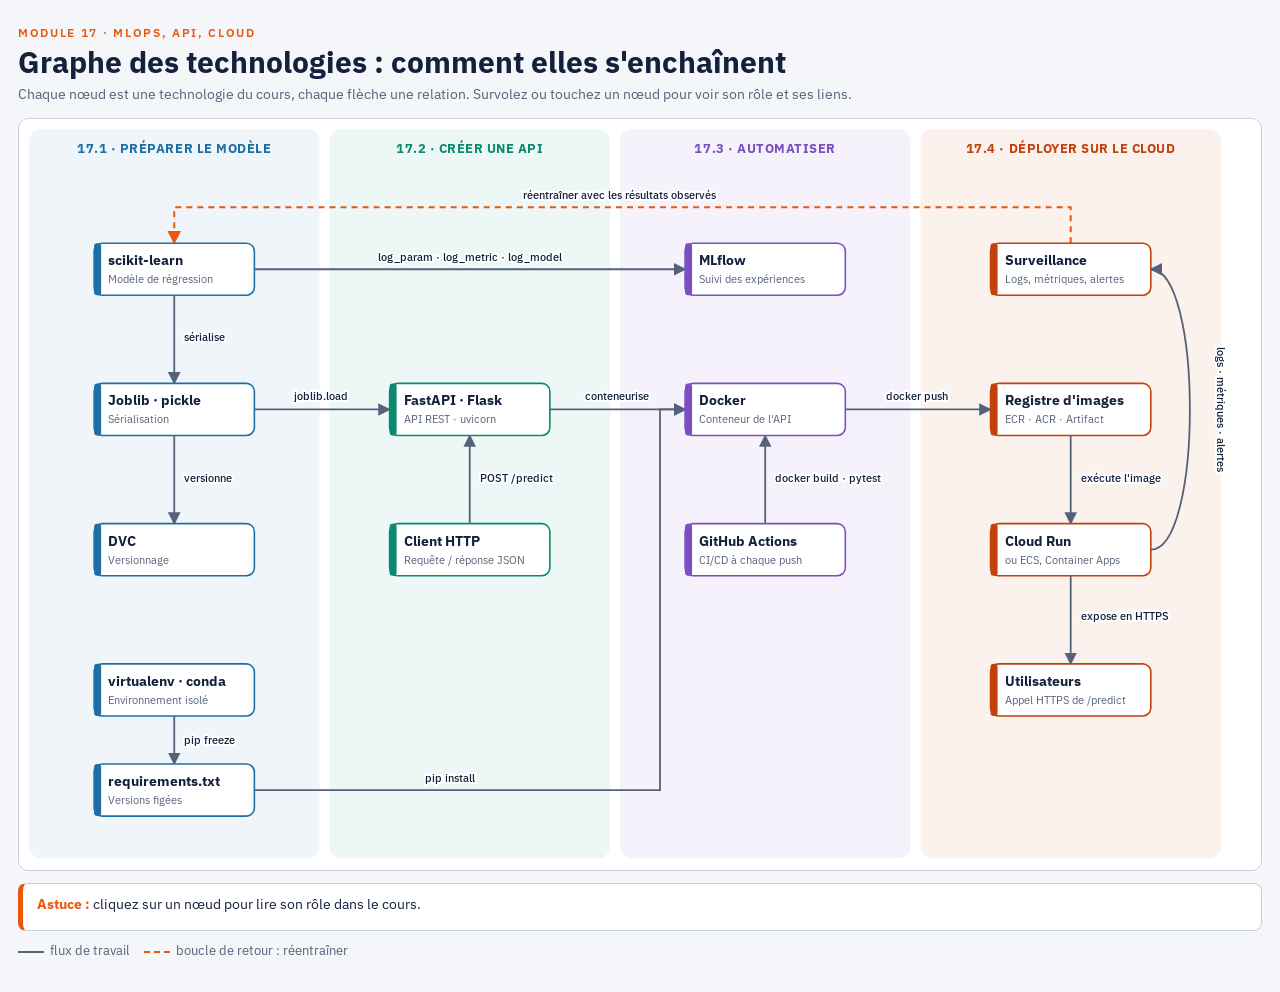
<file: ressources/ds/Module 17 · Graphe des technologies.html>
<!DOCTYPE html>
<html lang="fr">
<head>
<meta charset="utf-8">
<meta name="viewport" content="width=device-width, initial-scale=1, viewport-fit=cover">
<title>Module 17 · Graphe des technologies</title>
<link href="https://fonts.googleapis.com/css2?family=IBM+Plex+Sans:wght@400;500;600;700&display=swap" rel="stylesheet">
<style>
:root{box-sizing:border-box;padding-top:env(safe-area-inset-top,0px);padding-bottom:env(safe-area-inset-bottom,0px);
--bg:#f4f6f9;--card:#fff;--ink:#14213d;--mut:#55627a;--line:#c9d1df;--accent:#e8590c;
--c1:#1d6fa5;--c2:#0b8a6f;--c3:#7a4fc2;--c4:#c2410c}
@media (prefers-color-scheme:dark){:root:not([data-theme="light"]){--bg:#0f1624;--card:#18223a;--ink:#e8edf7;--mut:#9aa7c0;--line:#3a4a6b;--accent:#ff8a3d;--c1:#5bb0e6;--c2:#4cc9a7;--c3:#b59af0;--c4:#ff9b66;color-scheme:dark}}
:root[data-theme="dark"]{--bg:#0f1624;--card:#18223a;--ink:#e8edf7;--mut:#9aa7c0;--line:#3a4a6b;--accent:#ff8a3d;--c1:#5bb0e6;--c2:#4cc9a7;--c3:#b59af0;--c4:#ff9b66;color-scheme:dark}
html{scroll-padding-top:env(safe-area-inset-top,0px)}
*{box-sizing:border-box}
body{margin:0;background:var(--bg);color:var(--ink);font-family:"IBM Plex Sans",system-ui,-apple-system,"Segoe UI",Arial,sans-serif;line-height:1.45}
.wrap{max-width:1300px;margin:0 auto;padding:24px 18px 32px}
.kick{font-size:12px;letter-spacing:.14em;text-transform:uppercase;color:var(--accent);font-weight:600}
h1{margin:4px 0 4px;font-size:clamp(20px,3vw,30px);line-height:1.15}
.sub{color:var(--mut);font-size:14px;margin:0 0 14px}
.box{background:var(--card);border:1px solid var(--line);border-radius:10px;overflow-x:auto}
svg{display:block;min-width:900px;width:100%;height:auto}
.band{fill:var(--c);opacity:.07}
.bh{fill:var(--c);font-size:13px;font-weight:700;letter-spacing:.04em}
.node rect{fill:var(--card);stroke:var(--c);stroke-width:1.6}
.node .strip{fill:var(--c);stroke:none}
.node text.t{fill:var(--ink);font-size:14px;font-weight:700}
.node text.s{fill:var(--mut);font-size:11px}
.node{cursor:pointer;transition:opacity .15s}
.edge path{fill:none;stroke:var(--mut);stroke-width:1.8}
.edge.dash path{stroke:var(--accent);stroke-dasharray:6 5;stroke-width:2}
.edge text{fill:var(--ink);font-size:11px;font-weight:500;paint-order:stroke;stroke:var(--card);stroke-width:4px;stroke-linejoin:round}
.edge{transition:opacity .15s}
.dim{opacity:.13}
.hl path{stroke:var(--accent);stroke-width:2.6}
#info{margin-top:12px;background:var(--card);border:1px solid var(--line);border-left:5px solid var(--accent);border-radius:8px;padding:10px 14px;font-size:14px;min-height:48px}
#info b{color:var(--accent)}
.leg{display:flex;flex-wrap:wrap;gap:14px;margin-top:10px;font-size:12.5px;color:var(--mut)}
.leg i{display:inline-block;width:26px;height:0;border-top:2px solid var(--mut);vertical-align:middle;margin-right:6px}
.leg i.d{border-top:2px dashed var(--accent)}
@media print{@page{size:A3 landscape;margin:10mm}body{background:#fff}}
</style>
</head>
<body>
<div class="wrap">
  <div class="kick">Module 17 · MLOps, API, Cloud</div>
  <h1>Graphe des technologies : comment elles s'enchaînent</h1>
  <p class="sub">Chaque nœud est une technologie du cours, chaque flèche une relation. Survolez ou touchez un nœud pour voir son rôle et ses liens.</p>
  <div class="box"><svg id="g" viewBox="0 0 1240 750" role="img" aria-label="Graphe reliant les technologies du module 17">
    <defs><marker id="ar" viewBox="0 0 10 10" refX="9" refY="5" markerWidth="7" markerHeight="7" orient="auto-start-reverse"><path d="M0,0 L10,5 L0,10 z" fill="var(--mut)"/></marker>
    <marker id="ard" viewBox="0 0 10 10" refX="9" refY="5" markerWidth="7" markerHeight="7" orient="auto-start-reverse"><path d="M0,0 L10,5 L0,10 z" fill="var(--accent)"/></marker></defs>
    <g id="bands"></g><g id="edges"></g><g id="nodes"></g>
  </svg></div>
  <div id="info"><b>Astuce :</b> cliquez sur un nœud pour lire son rôle dans le cours.</div>
  <div class="leg"><span><i></i>flux de travail</span><span><i class="d"></i>boucle de retour : réentraîner</span></div>
</div>
<script>
var NS="http://www.w3.org/2000/svg";
var P=[{x:10,w:290,c:"--c1",t:"17.1 · PRÉPARER LE MODÈLE"},{x:310,w:280,c:"--c2",t:"17.2 · CRÉER UNE API"},{x:600,w:290,c:"--c3",t:"17.3 · AUTOMATISER"},{x:900,w:300,c:"--c4",t:"17.4 · DÉPLOYER SUR LE CLOUD"}];
var N=[
["sk",155,150,0,"scikit-learn","Modèle de régression","Bibliothèque qui fournit le modèle de régression linéaire entraîné sur surface et prix."],
["jl",155,290,0,"Joblib · pickle","Sérialisation","Sauvegarde et recharge un modèle entraîné ; joblib est plus rapide que pickle pour les gros tableaux numériques."],
["dvc",155,430,0,"DVC","Versionnage","Applique Git aux gros fichiers (données, modèles) : Git garde une référence, les données sont stockées ailleurs."],
["env",155,570,0,"virtualenv · conda","Environnement isolé","Crée un espace Python propre à chaque projet pour éviter les conflits de versions."],
["req",155,670,0,"requirements.txt","Versions figées","Liste des bibliothèques avec leur version exacte (pip freeze) pour reproduire l'environnement."],
["api",450,290,1,"FastAPI · Flask","API REST · uvicorn","Expose le modèle par HTTP : GET /health et POST /predict. FastAPI valide automatiquement les données reçues."],
["cli",450,430,1,"Client HTTP","Requête / réponse JSON","Envoie un JSON (ex. surface = 80) et reçoit la prédiction. Codes : 200 succès, 400 requête incorrecte, 404 introuvable, 500 erreur serveur."],
["ml",745,150,2,"MLflow","Suivi des expériences","Enregistre paramètres, métriques (MAE, R²) et modèle à chaque entraînement pour comparer les essais."],
["dk",745,290,2,"Docker","Conteneur de l'API","Empaquette l'API, le modèle et les dépendances : fonctionne partout de la même façon, plus léger qu'une machine virtuelle."],
["gh",745,430,2,"GitHub Actions","CI/CD à chaque push","Exécute automatiquement les tests et le build de l'image à chaque git push."],
["mon",1050,150,3,"Surveillance","Logs, métriques, alertes","CloudWatch, Azure Monitor, Cloud Monitoring. Surveille l'API (latence, erreurs) et la qualité des prédictions."],
["reg",1050,290,3,"Registre d'images","ECR · ACR · Artifact","Stocke l'image Docker avant son exécution (ECR, Azure Container Registry, Artifact Registry ou Docker Hub)."],
["run",1050,430,3,"Cloud Run","ou ECS, Container Apps","Exécute l'image et fournit une adresse HTTPS publique ; ajoute ou retire des instances selon la charge (scalabilité horizontale)."],
["usr",1050,570,3,"Utilisateurs","Appel HTTPS de /predict","Sites et applications qui appellent l'API. Sécurité : secrets en variables d'environnement, authentification, droits minimaux (IAM)."]];
var E=[
["sk","jl","M155,176 V264","sérialise",165,222,"start"],
["jl","dvc","M155,316 V404","versionne",165,362,"start"],
["env","req","M155,596 V644","pip freeze",165,624,"start"],
["jl","api","M235,290 H370","joblib.load",302,281,"middle"],
["sk","ml","M235,150 H665","log_param · log_metric · log_model",450,142,"middle"],
["cli","api","M450,404 V316","POST /predict",460,362,"start"],
["api","dk","M530,290 H665","conteneurise",597,281,"middle"],
["req","dk","M235,670 H640 V290 H665","pip install",430,662,"middle"],
["gh","dk","M745,404 V316","docker build · pytest",755,362,"start"],
["dk","reg","M825,290 H970","docker push",897,281,"middle"],
["reg","run","M1050,316 V404","exécute l'image",1060,362,"start"],
["run","usr","M1050,456 V544","expose en HTTPS",1060,500,"start"],
["run","mon","M1130,430 C1182,430 1182,150 1130,150","logs · métriques · alertes",1196,290,"middle",1],
["mon","sk","M1050,124 V88 H155 V124","réentraîner avec les résultats observés",600,80,"middle",1,1]];
function el(n,a,p){var e=document.createElementNS(NS,n);for(var k in a)e.setAttribute(k,a[k]);(p||document.getElementById("g")).appendChild(e);return e}
P.forEach(function(p){var g=document.getElementById("bands");
 el("rect",{x:p.x,y:10,width:p.w,height:728,rx:12,class:"band",style:"--c:var("+p.c+")"},g);
 var t=el("text",{x:p.x+p.w/2,y:34,"text-anchor":"middle",class:"bh",style:"--c:var("+p.c+")"},g);t.textContent=p.t});
var eg=document.getElementById("edges"),ng=document.getElementById("nodes"),EL=[],NL={};
E.forEach(function(e,i){var g=el("g",{class:"edge"+(e[8]?" dash":"")},eg);
 el("path",{d:e[2],"marker-end":"url(#"+(e[8]?"ard":"ar")+")"},g);
 var t=el("text",{x:e[4],y:e[5],"text-anchor":e[6]},g);t.textContent=e[3];
 if(e[7]===1&&!e[8])t.setAttribute("transform","rotate(90 "+e[4]+" "+e[5]+")");
 EL.push({g:g,a:e[0],b:e[1]})});
var info=document.getElementById("info");
N.forEach(function(n){var g=el("g",{class:"node",style:"--c:var("+P[n[3]].c+")",tabindex:0,role:"button"},ng);
 el("rect",{x:n[1]-80,y:n[2]-26,width:160,height:52,rx:8},g);
 el("rect",{x:n[1]-80,y:n[2]-26,width:7,height:52,rx:3,class:"strip"},g);
 var t=el("text",{x:n[1]-66,y:n[2]-4,class:"t"},g);t.textContent=n[4];
 var s=el("text",{x:n[1]-66,y:n[2]+14,class:"s"},g);s.textContent=n[5];
 NL[n[0]]={g:g,d:n};
 function on(){var c={};c[n[0]]=1;EL.forEach(function(e){var h=e.a===n[0]||e.b===n[0];e.g.classList.toggle("dim",!h);e.g.classList.toggle("hl",h);if(h){c[e.a]=1;c[e.b]=1}});
  for(var k in NL)NL[k].g.classList.toggle("dim",!c[k]);
  info.innerHTML="<b>"+n[4]+"</b> · "+n[6]}
 function off(){EL.forEach(function(e){e.g.classList.remove("dim","hl")});for(var k in NL)NL[k].g.classList.remove("dim")}
 g.addEventListener("mouseenter",on);g.addEventListener("mouseleave",off);g.addEventListener("focus",on);g.addEventListener("blur",off);g.addEventListener("click",on)});
</script>
</body>
</html>
</file>
<file: style.css>
/* ============================================================
   CSphere — Styles
   ============================================================ */

:root {
  --bg: #f4f6fb;
  --surface: #ffffff;
  --surface-2: #f9fafc;
  --text: #1d2330;
  --muted: #5d6678;
  --accent: #1f5fbf;
  --accent-2: #3b82f6;
  --accent-soft: #e8f0fe;
  --border: #dde2ea;
  --shadow: 0 2px 8px rgba(20, 30, 60, 0.06);
  --shadow-lg: 0 6px 24px rgba(20, 30, 60, 0.10);
  --radius: 14px;
  --radius-sm: 10px;
}

@media (prefers-color-scheme: dark) {
  :root:not([data-theme="light"]) {
    --bg: #0f131b;
    --surface: #171d28;
    --surface-2: #1d2432;
    --text: #e6eaf2;
    --muted: #9aa4b8;
    --accent: #6aa5ff;
    --accent-2: #4f8ef0;
    --accent-soft: #1b2942;
    --border: #2a3346;
    --shadow: 0 2px 8px rgba(0, 0, 0, 0.35);
    --shadow-lg: 0 6px 24px rgba(0, 0, 0, 0.5);
  }
}

:root[data-theme="dark"] {
  --bg: #0f131b;
  --surface: #171d28;
  --surface-2: #1d2432;
  --text: #e6eaf2;
  --muted: #9aa4b8;
  --accent: #6aa5ff;
  --accent-2: #4f8ef0;
  --accent-soft: #1b2942;
  --border: #2a3346;
  --shadow: 0 2px 8px rgba(0, 0, 0, 0.35);
  --shadow-lg: 0 6px 24px rgba(0, 0, 0, 0.5);
}

* { box-sizing: border-box; }

html { scroll-behavior: smooth; }

body {
  margin: 0;
  background: var(--bg);
  color: var(--text);
  font: 16px/1.65 system-ui, -apple-system, "Segoe UI", Roboto, "Helvetica Neue", sans-serif;
  -webkit-font-smoothing: antialiased;
  padding-top: env(safe-area-inset-top, 0);
  padding-bottom: env(safe-area-inset-bottom, 0);
}

/* ---------- Header ---------- */
.site-header {
  background: linear-gradient(135deg, var(--accent) 0%, var(--accent-2) 100%);
  color: #fff;
  padding: 22px 20px;
  display: flex;
  align-items: center;
  gap: 18px;
  box-shadow: var(--shadow);
}

.site-header .logo {
  width: 60px;
  height: 60px;
  display: flex;
  align-items: center;
  justify-content: center;
  background: rgba(255, 255, 255, 0.18);
  border-radius: 14px;
  padding: 6px;
  backdrop-filter: blur(6px);
  flex-shrink: 0;
  font-size: 34px;
  line-height: 1;
  overflow: hidden;
}

.site-header .logo img {
  width: 100%;
  height: 100%;
  object-fit: contain;
  display: block;
  border-radius: 8px;
}

.header-text h1 {
  margin: 0 0 4px;
  font-size: 1.25rem;
  font-weight: 700;
  letter-spacing: 0.2px;
}

.header-text small {
  display: block;
  color: rgba(255, 255, 255, 0.85);
  font-size: 0.85rem;
  line-height: 1.4;
}

/* ---------- Navigation ---------- */
.site-nav {
  display: flex;
  flex-wrap: wrap;
  gap: 4px;
  padding: 10px 20px;
  background: var(--surface);
  border-bottom: 1px solid var(--border);
  position: sticky;
  top: 0;
  z-index: 10;
  backdrop-filter: blur(8px);
}

.site-nav a {
  color: var(--text);
  text-decoration: none;
  padding: 8px 14px;
  border-radius: 999px;
  font-weight: 500;
  font-size: 0.95rem;
  transition: background 0.15s, color 0.15s;
}

.site-nav a:hover,
.site-nav a:focus-visible {
  background: var(--accent-soft);
  color: var(--accent);
  outline: none;
}

/* ---------- Main ---------- */
main {
  max-width: 920px;
  margin: 0 auto;
  padding: 24px 20px 40px;
}

.section { scroll-margin-top: 70px; }

h2 {
  font-size: 1.2rem;
  margin: 36px 0 14px;
  padding-bottom: 6px;
  border-bottom: 2px solid var(--accent);
  display: flex;
  align-items: center;
  gap: 8px;
  flex-wrap: wrap;
}

h3 {
  font-size: 1.05rem;
  margin: 0 0 8px;
}

p { margin: 0 0 12px; }

ul { padding-left: 22px; margin: 8px 0 16px; }
li { margin: 6px 0; }

.highlight {
  background: var(--accent-soft);
  border-left: 4px solid var(--accent);
  padding: 14px 16px;
  border-radius: var(--radius-sm);
  font-weight: 500;
}

.muted { color: var(--muted); font-size: 0.9rem; font-weight: 400; }

/* ---------- Onglets ---------- */
.tabs {
  display: flex;
  flex-wrap: wrap;
  gap: 10px;
  margin-bottom: 6px;
}

.tabs button {
  border: 1px solid var(--border);
  background: var(--surface);
  color: var(--text);
  padding: 10px 16px;
  border-radius: 999px;
  cursor: pointer;
  font: inherit;
  font-size: 0.92rem;
  font-weight: 500;
  display: inline-flex;
  align-items: center;
  gap: 8px;
  transition: transform 0.15s, background 0.15s, border-color 0.15s, color 0.15s, box-shadow 0.15s;
  box-shadow: var(--shadow);
}

.tabs button:hover {
  border-color: var(--accent);
  color: var(--accent);
  transform: translateY(-1px);
}

.tabs button[aria-selected="true"] {
  background: var(--accent);
  color: #fff;
  border-color: var(--accent);
  box-shadow: 0 4px 14px rgba(31, 95, 191, 0.35);
}

.tab-icon { font-size: 1.1rem; }

/* ---------- Cartes ---------- */
.card {
  background: var(--surface);
  border: 1px solid var(--border);
  border-radius: var(--radius);
  padding: 18px 20px;
  margin-top: 14px;
  box-shadow: var(--shadow);
  animation: fadeUp 0.25s ease;
}

.card-title {
  margin: 0 0 10px;
  font-size: 1.05rem;
  color: var(--accent);
}

.jobs-list {
  list-style: none;
  padding: 0;
  margin: 0;
  display: flex;
  flex-wrap: wrap;
  gap: 8px;
}

.jobs-list li {
  background: var(--accent-soft);
  color: var(--accent);
  padding: 6px 14px;
  border-radius: 999px;
  font-size: 0.88rem;
  font-weight: 500;
  margin: 0;
}

/* ---------- Annonces ---------- */
.news-list {
  list-style: none;
  padding: 0;
  margin: 0;
}

.news-list li {
  padding: 10px 0;
  border-bottom: 1px dashed var(--border);
  display: flex;
  flex-wrap: wrap;
  gap: 6px;
  align-items: baseline;
}

.news-list li:last-child { border-bottom: none; }

.news-list .date {
  color: var(--accent);
  font-weight: 600;
  font-size: 0.85rem;
  background: var(--accent-soft);
  padding: 2px 10px;
  border-radius: 999px;
}

.news-list .sep {
  color: var(--muted);
  margin: 0 2px;
}

/* ---------- Ressources (accordéon) ---------- */
.acc {
  margin-top: 12px;
  border: 1px solid var(--border);
  border-radius: var(--radius-sm);
  background: var(--surface);
  overflow: hidden;
  box-shadow: var(--shadow);
}

.acc-btn {
  width: 100%;
  display: flex;
  justify-content: space-between;
  align-items: center;
  padding: 14px 18px;
  background: none;
  border: 0;
  color: var(--text);
  font: inherit;
  font-weight: 600;
  cursor: pointer;
  text-align: left;
  transition: background 0.15s;
}

.acc-btn:hover { background: var(--surface-2); }

.acc-btn .badge {
  background: var(--accent-soft);
  color: var(--accent);
  font-size: 0.75rem;
  padding: 1px 8px;
  border-radius: 999px;
  margin-left: 6px;
  font-weight: 700;
}

.acc-btn .arrow {
  transition: transform 0.25s ease;
  color: var(--accent);
  font-size: 0.8rem;
}

.acc-btn[aria-expanded="true"] .arrow { transform: rotate(90deg); }

.acc-panel {
  display: none;
  padding: 4px 18px 16px;
  border-top: 1px solid var(--border);
}

.acc-panel.open {
  display: block;
  animation: fade 0.25s ease;
}

/* ---------- Items de ressources ---------- */
.res-item {
  padding: 10px 0;
  border-bottom: 1px solid var(--border);
}

.res-item:last-child { border-bottom: none; }

.res-item a {
  color: var(--accent);
  text-decoration: none;
  font-weight: 600;
  font-size: 0.95rem;
  display: inline-flex;
  align-items: center;
  gap: 4px;
}

.res-item a:hover { text-decoration: underline; }

.res-item a .ext {
  font-size: 0.8rem;
  opacity: 0.7;
}

.res-item p {
  margin: 4px 0 0;
  color: var(--muted);
  font-size: 0.88rem;
}

/* Badge type web / local */
.res-item .tag-type {
  display: inline-block;
  font-size: 0.7rem;
  font-weight: 700;
  padding: 1px 8px;
  border-radius: 999px;
  margin-right: 6px;
  vertical-align: middle;
  text-transform: uppercase;
  letter-spacing: 0.3px;
}

.res-item.web .tag-type {
  background: var(--accent-soft);
  color: var(--accent);
}

.res-item.local .tag-type {
  background: #fff3cd;
  color: #8a6d00;
}

@media (prefers-color-scheme: dark) {
  :root:not([data-theme="light"]) .res-item.local .tag-type {
    background: #3a2f00;
    color: #ffd84d;
  }
}

:root[data-theme="dark"] .res-item.local .tag-type {
  background: #3a2f00;
  color: #ffd84d;
}

/* Bordure gauche pour les fichiers locaux */
.res-item.local {
  border-left: 3px solid #f0b400;
  padding-left: 10px;
  margin-left: -3px;
  border-radius: 4px;
  background: rgba(240, 180, 0, 0.05);
}

.res-item.local a { color: #b8860b; }
.res-item.local a:hover { text-decoration: underline; }

/* ---------- Footer ---------- */
.site-footer {
  display: flex;
  flex-direction: column;
  align-items: center;
  gap: 18px;
  text-align: center;
  color: var(--muted);
  padding: 32px 20px 44px;
  font-size: 0.9rem;
  border-top: 1px solid var(--border);
  background: var(--surface);
  line-height: 1.6;
}

.footer-quote {
  max-width: 700px;
  margin: 0 auto;
  font-style: italic;
}

.footer-copy {
  margin: 4px 0 0;
  font-size: 0.82rem;
  color: var(--muted);
  font-style: normal;
  letter-spacing: 0.2px;
}

/* ---------- Réseaux sociaux ---------- */
.social-links {
  display: flex;
  justify-content: center;
  gap: 14px;
  flex-wrap: wrap;
}

.social-links a {
  display: inline-flex;
  align-items: center;
  gap: 9px;
  padding: 11px 20px;
  border-radius: 999px;
  text-decoration: none;
  font-weight: 600;
  font-size: 0.9rem;
  color: #fff;
  transition: transform 0.2s ease, box-shadow 0.2s ease, filter 0.2s ease;
  box-shadow: 0 4px 14px rgba(0, 0, 0, 0.12);
  position: relative;
  overflow: hidden;
}

.social-links a::after {
  content: "";
  position: absolute;
  inset: 0;
  background: rgba(255, 255, 255, 0.12);
  opacity: 0;
  transition: opacity 0.2s ease;
}

.social-links a:hover {
  transform: translateY(-3px);
  filter: brightness(1.06);
  box-shadow: 0 8px 22px rgba(0, 0, 0, 0.22);
}

.social-links a:hover::after { opacity: 1; }

.social-links a:active { transform: translateY(-1px); }

.social-links a svg {
  flex-shrink: 0;
  position: relative;
  z-index: 1;
}

.social-links a span { position: relative; z-index: 1; }

/* Facebook — dégradé bleu officiel */
.social-links a[aria-label="Facebook CSphere"] {
  background: linear-gradient(135deg, #1877f2 0%, #0d5fcc 100%);
}

/* Instagram — dégradé officiel orange → rose → violet → bleu */
.social-links a[aria-label="Instagram CSphere"] {
  background: linear-gradient(135deg, #f58529 0%, #dd2a7b 45%, #8134af 75%, #515bd4 100%);
}

/* ---------- Responsive footer ---------- */
@media (max-width: 480px) {
  .social-links { gap: 10px; }
  .social-links a { padding: 9px 14px; font-size: 0.85rem; }
  .social-links a svg { width: 18px; height: 18px; }
  .footer-copy { font-size: 0.78rem; }
}

/* ---------- Animations ---------- */
@keyframes fade {
  from { opacity: 0; transform: translateY(-4px); }
  to { opacity: 1; transform: none; }
}

@keyframes fadeUp {
  from { opacity: 0; transform: translateY(6px); }
  to { opacity: 1; transform: none; }
}

/* ---------- Responsive ---------- */
@media (max-width: 600px) {
  .site-header { padding: 16px; gap: 12px; flex-wrap: wrap; }
  .header-text h1 { font-size: 1.05rem; }
  .site-header .logo { width: 48px; height: 48px; font-size: 26px; padding: 5px; }
  main { padding: 18px 14px 30px; }
  h2 { font-size: 1.1rem; }
  .tabs button { padding: 8px 12px; font-size: 0.85rem; }
  .card { padding: 14px 16px; }
  .news-list li { font-size: 0.9rem; }
}
</file>
